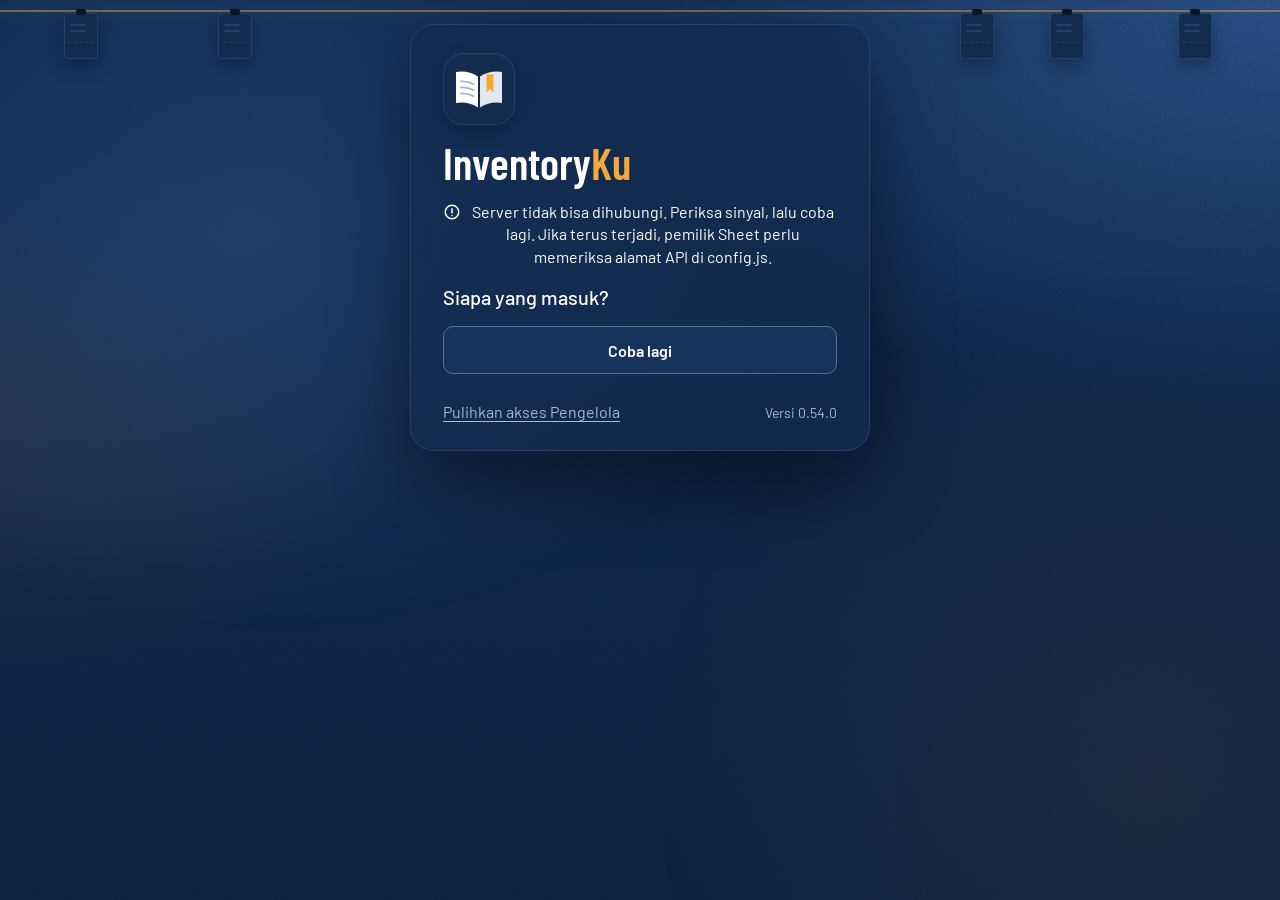
<file: index.html>
<!doctype html>
<html lang="id">
<head>
  <meta charset="utf-8">
  <meta name="viewport" content="width=device-width, initial-scale=1, viewport-fit=cover, interactive-widget=resizes-content">
  <meta name="theme-color" content="#0B1F3A">
  <meta name="description" content="InventoryKu: form operasional kitchen.">
  <meta name="mobile-web-app-capable" content="yes">
  <meta name="apple-mobile-web-app-capable" content="yes">
  <meta name="apple-mobile-web-app-title" content="InventoryKu">
  <meta name="apple-mobile-web-app-status-bar-style" content="black-translucent">
  <meta name="format-detection" content="telephone=no">
  <title>InventoryKu</title>
  <link rel="icon" href="data:image/svg+xml,%3Csvg xmlns='http://www.w3.org/2000/svg' viewBox='0 0 64 64'%3E%3Crect width='64' height='64' rx='14' fill='%230B1F3A'/%3E%3Cpath d='M31 20.5C24.5 16 16 14.6 9 16v31c7-1.4 15.5 0 22 4.5z' fill='%23FFFFFF'/%3E%3Cpath d='M33 20.5C39.5 16 48 14.6 55 16v31c-7-1.4-15.5 0-22 4.5z' fill='%23E3E8EF'/%3E%3Cpath d='M39.5 18.2h7v18l-3.5-2.7-3.5 2.7z' fill='%23F2A93B'/%3E%3C/svg%3E">
  <link rel="apple-touch-icon" href="./icons/ikon-180.png">
  <link rel="manifest" href="./manifest.webmanifest">
  <link rel="stylesheet" href="./app.css">
  <script src="./config.js" defer></script>
  <script src="./app.js" defer></script>
</head>
<body>
  <!-- Layar tanpa sesi: Login, Pemasangan pertama, Pulihkan akses Pengelola -->
  <div id="masuk" class="masuk" hidden></div>

  <!-- Aplikasi setelah masuk: bar navy, pita sinyal, isi layar -->
  <div id="aplikasi" class="aplikasi" hidden>
    <header class="bar" id="bar">
      <div class="bar-isi">
        <a class="merek" href="#/" aria-label="InventoryKu, ke Beranda">
          <span class="lencana lencana-buka" aria-hidden="true">
            <svg class="ikon-buku" viewBox="7 11 50 44" aria-hidden="true" focusable="false">
              <path class="ikon-buku-kiri" d="M31 20.5C24.5 16 16 14.6 9 16v31c7-1.4 15.5 0 22 4.5z"/>
              <path class="ikon-buku-kanan" d="M33 20.5C39.5 16 48 14.6 55 16v31c-7-1.4-15.5 0-22 4.5z"/>
              <path class="ikon-buku-garis" d="M14 25.5c4.5-.4 8.6.6 12.5 2.6M14 31.5c4.5-.4 8.6.6 12.5 2.6M14 37.5c4.5-.4 8.6.6 12.5 2.6"/>
              <path class="ikon-buku-pembatas" d="M39.5 18.2h7v18l-3.5-2.7-3.5 2.7z"/>
            </svg>
          </span>
          <span class="merek-teks" aria-hidden="true">
            <span class="merek-nama">Inventory<span class="merek-ku">Ku</span></span>
            <span class="merek-outlet" id="merek-outlet"></span>
          </span>
        </a>
        <h1 class="bar-judul" id="bar-judul"></h1>
        <nav class="menu" id="menu" aria-label="Menu utama">
          <div class="menu-grup" id="menu-grup"></div>
        </nav>
        <span class="sinyal" id="sinyal-bar"></span>
        <button type="button" class="bar-pengguna" id="bar-pengguna" aria-haspopup="menu" aria-expanded="false"></button>
      </div>
    </header>
    <div class="pita-sinyal" id="pita-sinyal" role="status" hidden>
      <svg viewBox="0 0 16 16" aria-hidden="true" focusable="false"><path d="M2 6.5a9 9 0 0 1 12 0M4.5 9a5.5 5.5 0 0 1 7 0M8 12h.01M2.5 2.5l11 11"/></svg>
      <span>Tidak ada sinyal. Isian disimpan di HP dan dikirim nanti.</span>
    </div>
    <main id="layar" class="layar" tabindex="-1"></main>
  </div>

  <div id="toast-wadah" class="toast-wadah" aria-live="polite" aria-atomic="true"></div>
  <div id="lembar-wadah"></div>

  <noscript>
    <p class="tanpa-js">InventoryKu butuh JavaScript. Nyalakan JavaScript di browser, lalu buka lagi.</p>
  </noscript>
</body>
</html>
</file>
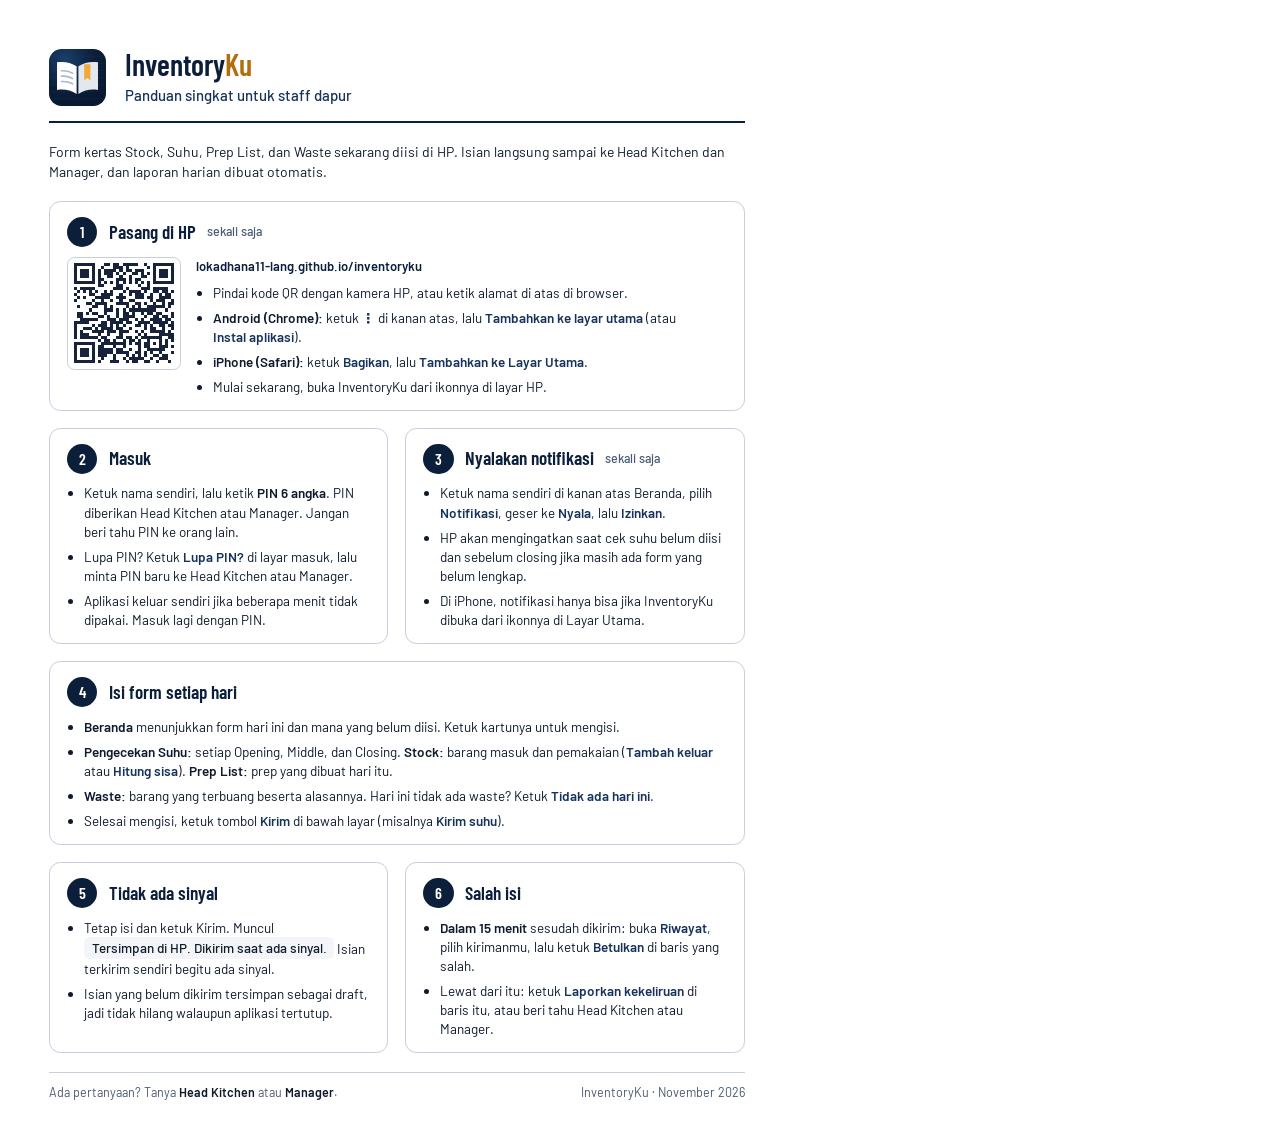
<file: catatan/panduan_staff.html>
<!doctype html>
<html lang="id">
<head>
<meta charset="utf-8">
<meta name="viewport" content="width=device-width, initial-scale=1">
<title>Panduan staff InventoryKu</title>
<!-- Panduan singkat untuk staff dapur (telaah aplikasi 6 November 2026, butir 477). Satu halaman A4 untuk dicetak atau
     dikirim lewat WhatsApp sebagai PDF/gambar. Bukan bagian aplikasi; teksnya mengikuti teks antarmuka di app.js. Kode QR
     berisi alamat aplikasi di GitHub Pages. -->
<style>
  @font-face { font-family: 'Barlow'; font-weight: 400; src: url('../fonts/barlow-latin-400-normal.woff2') format('woff2'); }
  @font-face { font-family: 'Barlow'; font-weight: 500; src: url('../fonts/barlow-latin-500-normal.woff2') format('woff2'); }
  @font-face { font-family: 'Barlow'; font-weight: 600; src: url('../fonts/barlow-latin-600-normal.woff2') format('woff2'); }
  @font-face { font-family: 'Barlow Condensed'; font-weight: 600; src: url('../fonts/barlow-condensed-latin-600-normal.woff2') format('woff2'); }
  :root {
    --navy: #0B1F3A;
    --biru-malam: #16335C;
    --amber: #F2A93B;
    --tinta: #0F1B2D;
    --redup: #4A5A72;
    --garis: #C5CEDA;
    --baja: #F3F5F8;
  }
  @page { size: A4; margin: 0; }
  * { box-sizing: border-box; }
  html, body { margin: 0; background: #FFFFFF; color: var(--tinta); }
  body { font-family: 'Barlow', system-ui, sans-serif; font-size: 13.5px; line-height: 1.42; }
  .halaman { width: 210mm; height: 297mm; padding: 13mm 13mm 11mm; display: flex; flex-direction: column; gap: 5mm; overflow: hidden; }
  header { display: flex; align-items: center; gap: 5mm; padding-bottom: 4mm; border-bottom: 2px solid var(--navy); }
  header img { width: 15mm; height: 15mm; }
  .merek { font-family: 'Barlow Condensed', sans-serif; font-weight: 600; font-size: 30px; line-height: 1; color: var(--navy); margin: 0; }
  .merek span { color: #B26E0B; }
  .subjudul { margin: 1.5mm 0 0; font-size: 15px; font-weight: 500; color: var(--biru-malam); }
  .pembuka { margin: 0; font-size: 14px; }
  .grid { display: grid; grid-template-columns: 1fr 1fr; gap: 4.5mm; flex: 1; align-content: start; }
  section { border: 1px solid var(--garis); border-radius: 3mm; padding: 4mm 4.5mm 3.5mm; break-inside: avoid; }
  h2 { display: flex; align-items: center; gap: 3mm; margin: 0 0 2.5mm; font-family: 'Barlow Condensed', sans-serif; font-weight: 600;
    font-size: 19px; line-height: 1.1; color: var(--navy); }
  h2 .no { flex: none; display: grid; place-items: center; width: 8mm; height: 8mm; border-radius: 50%; background: var(--navy); color: #FFFFFF;
    font-size: 16px; }
  h2 small { font-family: 'Barlow', sans-serif; font-weight: 500; font-size: 12.5px; color: var(--redup); }
  ul { margin: 0; padding-left: 4.5mm; }
  li { margin: 0 0 1.6mm; }
  li:last-child { margin-bottom: 0; }
  b { font-weight: 600; }
  .ui { font-weight: 600; color: var(--biru-malam); white-space: nowrap; }
  .pasang { display: grid; grid-template-columns: 30mm 1fr; gap: 4mm; align-items: start; }
  .qr { width: 30mm; height: 30mm; padding: 1.5mm; border: 1px solid var(--garis); border-radius: 2mm; background: #FFFFFF; }
  .qr svg { display: block; width: 100%; height: 100%; }
  .alamat { display: block; margin: 0 0 2mm; font-weight: 600; font-size: 13px; color: var(--navy); word-break: break-all; }
  .pesan { display: inline-block; padding: 0.4mm 2mm; border-radius: 1.5mm; background: var(--baja); font-weight: 500; }
  .lebar { grid-column: 1 / -1; }
  footer { display: flex; justify-content: space-between; gap: 6mm; padding-top: 3mm; border-top: 1px solid var(--garis); color: var(--redup); font-size: 12.5px; }
  footer b { color: var(--tinta); }
  @media screen and (max-width: 640px) {
    .halaman { width: auto; height: auto; padding: 20px 16px; }
    .grid { grid-template-columns: 1fr; }
  }
</style>
</head>
<body>
<main class="halaman">
  <header>
    <img src="../icons/ikon.svg" alt="">
    <div>
      <p class="merek">Inventory<span>Ku</span></p>
      <p class="subjudul">Panduan singkat untuk staff dapur</p>
    </div>
  </header>
  <p class="pembuka">Form kertas Stock, Suhu, Prep List, dan Waste sekarang diisi di HP. Isian langsung sampai ke Head Kitchen dan Manager,
    dan laporan harian dibuat otomatis.</p>

  <div class="grid">
    <section class="lebar">
      <h2><span class="no">1</span>Pasang di HP <small>sekali saja</small></h2>
      <div class="pasang">
        <div class="qr"><svg xmlns="http://www.w3.org/2000/svg" viewBox="0 0 33 33" role="img" aria-label="Kode QR alamat InventoryKu" shape-rendering="crispEdges"><path stroke="#16233b" d="M0 0.5h7m3 0h2m1 0h2m1 0h5m2 0h1m2 0h7m-33 1h1m5 0h1m2 0h1m3 0h3m1 0h1m6 0h1m1 0h1m5 0h1m-33 1h1m1 0h3m1 0h1m1 0h1m1 0h4m1 0h1m1 0h2m1 0h3m3 0h1m1 0h3m1 0h1m-33 1h1m1 0h3m1 0h1m1 0h1m1 0h3m1 0h1m1 0h1m2 0h2m1 0h1m1 0h1m1 0h1m1 0h3m1 0h1m-33 1h1m1 0h3m1 0h1m1 0h1m2 0h2m2 0h1m2 0h1m3 0h2m2 0h1m1 0h3m1 0h1m-33 1h1m5 0h1m1 0h2m4 0h3m1 0h1m1 0h2m4 0h1m5 0h1m-33 1h7m1 0h1m1 0h1m1 0h1m1 0h1m1 0h1m1 0h1m1 0h1m1 0h1m1 0h1m1 0h7m-25 1h2m4 0h2m5 0h1m2 0h1m-25 1h1m1 0h5m6 0h3m1 0h1m4 0h3m1 0h5m-30 1h1m1 0h1m1 0h1m1 0h1m2 0h1m1 0h1m3 0h1m1 0h4m1 0h1m2 0h2m1 0h2m1 0h1m-33 1h1m4 0h2m2 0h4m2 0h1m2 0h1m1 0h3m2 0h1m2 0h1m1 0h2m-31 1h1m1 0h1m3 0h5m2 0h3m3 0h3m1 0h2m2 0h4m-32 1h1m5 0h1m2 0h1m2 0h1m2 0h1m2 0h2m5 0h1m1 0h3m2 0h1m-29 1h2m1 0h4m3 0h4m2 0h2m1 0h1m2 0h1m2 0h1m1 0h2m-32 1h1m4 0h2m2 0h1m1 0h1m4 0h1m1 0h1m1 0h1m2 0h6m1 0h1m-27 1h1m4 0h3m1 0h1m1 0h1m1 0h9m3 0h1m-30 1h2m1 0h1m1 0h2m2 0h1m3 0h1m1 0h2m1 0h1m2 0h1m1 0h2m1 0h2m3 0h1m-32 1h2m5 0h2m1 0h1m2 0h1m1 0h4m3 0h1m2 0h2m1 0h2m1 0h1m-31 1h6m3 0h3m1 0h3m2 0h1m1 0h1m2 0h4m1 0h2m-32 1h5m4 0h2m1 0h4m1 0h2m2 0h4m1 0h5m1 0h1m-33 1h1m5 0h1m1 0h3m1 0h1m1 0h1m1 0h1m3 0h2m1 0h1m1 0h1m2 0h2m1 0h2m-33 1h1m2 0h3m1 0h1m1 0h4m1 0h2m2 0h1m4 0h1m1 0h2m2 0h1m2 0h1m-33 1h1m1 0h1m3 0h4m1 0h3m1 0h3m2 0h1m1 0h1m2 0h5m1 0h1m-32 1h1m1 0h3m3 0h1m2 0h1m3 0h1m5 0h1m1 0h1m4 0h5m-33 1h1m1 0h6m1 0h2m3 0h2m1 0h2m1 0h1m1 0h7m2 0h2m-25 1h1m1 0h2m1 0h1m2 0h1m1 0h2m1 0h1m2 0h1m3 0h1m1 0h1m1 0h1m-33 1h7m2 0h8m1 0h1m1 0h2m1 0h2m1 0h1m1 0h1m1 0h1m-31 1h1m5 0h1m1 0h2m3 0h1m2 0h1m4 0h1m1 0h2m3 0h3m1 0h1m-33 1h1m1 0h3m1 0h1m1 0h5m1 0h2m2 0h1m2 0h1m2 0h6m-30 1h1m1 0h3m1 0h1m1 0h5m1 0h4m2 0h2m1 0h1m1 0h1m2 0h1m3 0h1m-33 1h1m1 0h3m1 0h1m1 0h3m2 0h1m3 0h1m1 0h1m1 0h1m1 0h1m2 0h2m1 0h2m-31 1h1m5 0h1m2 0h1m3 0h1m2 0h1m1 0h5m2 0h1m2 0h3m-31 1h7m1 0h1m3 0h3m2 0h1m1 0h2m2 0h2m2 0h1m3 0h1"/></svg></div>
        <div>
          <span class="alamat">lokadhana11-lang.github.io/inventoryku</span>
          <ul>
            <li>Pindai kode QR dengan kamera HP, atau ketik alamat di atas di browser.</li>
            <li><b>Android (Chrome):</b> ketuk <span class="ui">⋮</span> di kanan atas, lalu <span class="ui">Tambahkan ke layar utama</span>
              (atau <span class="ui">Instal aplikasi</span>).</li>
            <li><b>iPhone (Safari):</b> ketuk <span class="ui">Bagikan</span>, lalu <span class="ui">Tambahkan ke Layar Utama</span>.</li>
            <li>Mulai sekarang, buka InventoryKu dari ikonnya di layar HP.</li>
          </ul>
        </div>
      </div>
    </section>

    <section>
      <h2><span class="no">2</span>Masuk</h2>
      <ul>
        <li>Ketuk nama sendiri, lalu ketik <b>PIN 6 angka</b>. PIN diberikan Head Kitchen atau Manager. Jangan beri tahu PIN ke orang lain.</li>
        <li>Lupa PIN? Ketuk <span class="ui">Lupa PIN?</span> di layar masuk, lalu minta PIN baru ke Head Kitchen atau Manager.</li>
        <li>Aplikasi keluar sendiri jika beberapa menit tidak dipakai. Masuk lagi dengan PIN.</li>
      </ul>
    </section>

    <section>
      <h2><span class="no">3</span>Nyalakan notifikasi <small>sekali saja</small></h2>
      <ul>
        <li>Ketuk nama sendiri di kanan atas Beranda, pilih <span class="ui">Notifikasi</span>, geser ke <span class="ui">Nyala</span>, lalu
          <span class="ui">Izinkan</span>.</li>
        <li>HP akan mengingatkan saat cek suhu belum diisi dan sebelum closing jika masih ada form yang belum lengkap.</li>
        <li>Di iPhone, notifikasi hanya bisa jika InventoryKu dibuka dari ikonnya di Layar Utama.</li>
      </ul>
    </section>

    <section class="lebar">
      <h2><span class="no">4</span>Isi form setiap hari</h2>
      <ul>
        <li><b>Beranda</b> menunjukkan form hari ini dan mana yang belum diisi. Ketuk kartunya untuk mengisi.</li>
        <li><b>Pengecekan Suhu:</b> setiap Opening, Middle, dan Closing. <b>Stock:</b> barang masuk dan pemakaian
          (<span class="ui">Tambah keluar</span> atau <span class="ui">Hitung sisa</span>). <b>Prep List:</b> prep yang dibuat hari itu.</li>
        <li><b>Waste:</b> barang yang terbuang beserta alasannya. Hari ini tidak ada waste? Ketuk <span class="ui">Tidak ada hari ini</span>.</li>
        <li>Selesai mengisi, ketuk tombol <span class="ui">Kirim</span> di bawah layar (misalnya <span class="ui">Kirim suhu</span>).</li>
      </ul>
    </section>

    <section>
      <h2><span class="no">5</span>Tidak ada sinyal</h2>
      <ul>
        <li>Tetap isi dan ketuk Kirim. Muncul <span class="pesan">Tersimpan di HP. Dikirim saat ada sinyal.</span> Isian terkirim sendiri begitu
          ada sinyal.</li>
        <li>Isian yang belum dikirim tersimpan sebagai draft, jadi tidak hilang walaupun aplikasi tertutup.</li>
      </ul>
    </section>

    <section>
      <h2><span class="no">6</span>Salah isi</h2>
      <ul>
        <li><b>Dalam 15 menit</b> sesudah dikirim: buka <span class="ui">Riwayat</span>, pilih kirimanmu, lalu ketuk
          <span class="ui">Betulkan</span> di baris yang salah.</li>
        <li>Lewat dari itu: ketuk <span class="ui">Laporkan kekeliruan</span> di baris itu, atau beri tahu Head Kitchen atau Manager.</li>
      </ul>
    </section>
  </div>

  <footer>
    <span>Ada pertanyaan? Tanya <b>Head Kitchen</b> atau <b>Manager</b>.</span>
    <span>InventoryKu · November 2026</span>
  </footer>
</main>
</body>
</html>
</file>
<file: app.css>
/* InventoryKu — gaya bersama. Warna, huruf, jarak, tata letak, dan gerak mengikuti
   spesifikasi/spesifikasi_tampilan_ui.md (Bagian 2, 3, 4, 6, 8; gerak versi 1.8 di bagian akhir file).
   Tiga susunan: HP (< 600 px), tablet (600–1.023 px), desktop (≥ 1.024 px).
   Layar pendek (tinggi < 500 px) punya aturan sendiri. */

/* ---------- Huruf (disimpan di repo, bukan CDN) ---------- */
@font-face {
  font-family: 'Barlow';
  font-style: normal;
  font-weight: 400;
  font-display: swap;
  src: url('./fonts/barlow-latin-400-normal.woff2') format('woff2');
}
@font-face {
  font-family: 'Barlow';
  font-style: normal;
  font-weight: 500;
  font-display: swap;
  src: url('./fonts/barlow-latin-500-normal.woff2') format('woff2');
}
@font-face {
  font-family: 'Barlow';
  font-style: normal;
  font-weight: 600;
  font-display: swap;
  src: url('./fonts/barlow-latin-600-normal.woff2') format('woff2');
}
@font-face {
  font-family: 'Barlow Condensed';
  font-style: normal;
  font-weight: 600;
  font-display: swap;
  src: url('./fonts/barlow-condensed-latin-600-normal.woff2') format('woff2');
}

/* ---------- Token ---------- */
:root {
  /* Dasar */
  --navy-pass: #0B1F3A;
  --biru-malam: #16335C;
  --lampu-pass: #F2A93B; /* aksen tunggal, hanya di atas navy */
  --baja: #F3F5F8;
  --kertas: #FFFFFF;
  --tinta: #0F1B2D;
  --tinta-redup: #4A5A72;
  --teks-di-navy: #A9B8CF;
  --rel-padam: #5A6F8F;
  --garis: #C5CEDA;
  --garis-isian: #6F7E96;
  --garis-halus: #E3E8EF; /* pemisah di dalam kartu (1.7) */
  --navy-dalam: #071528;  /* klip tiket (1.7) */
  --navy-lapis: #132B4D;  /* permukaan di atas navy (1.7) */
  --garis-navy: #24406A;  /* tepi dan pemisah di atas navy (1.7) */
  --garis-rambut: rgba(11, 31, 58, 0.07); /* tepi kartu 1 px (1.11) */

  /* Kedalaman (tampilan Bagian 2, versi 1.11): garis rambut dan bayangan panjang yang tipis */
  --bayang-kartu: 0 0 0 1px var(--garis-rambut), 0 1px 2px rgba(11, 31, 58, 0.04), 0 12px 32px -12px rgba(11, 31, 58, 0.18);
  --bayang-tiket: 0 2px 4px rgba(7, 21, 40, 0.18), 0 14px 28px rgba(7, 21, 40, 0.16);
  --sudut-kartu: 14px;

  /* Permukaan navy (tampilan Bagian 2, versi 1.11): cahaya biru di kanan atas, cahaya amber yang
     sangat samar di kiri, dan butiran halus. Tepi bawah tetap Navy Pass supaya menyambung dengan
     pita di bawah rel. Butiran berupa gambar diam (SVG feTurbulence), dicampur overlay. */
  --butiran: url("data:image/svg+xml,%3Csvg xmlns='http://www.w3.org/2000/svg' width='160' height='160'%3E%3Cfilter id='n'%3E%3CfeTurbulence type='fractalNoise' baseFrequency='.9' numOctaves='2' stitchTiles='stitch'/%3E%3CfeColorMatrix values='0 0 0 0 1 0 0 0 0 1 0 0 0 0 1 0 0 0 .22 0'/%3E%3C/filter%3E%3Crect width='100%25' height='100%25' filter='url(%23n)'/%3E%3C/svg%3E");
  --cahaya-navy:
    radial-gradient(90% 75% at 100% 0%, rgba(58, 104, 170, 0.50), rgba(58, 104, 170, 0) 62%),
    radial-gradient(55% 45% at 0% 45%, rgba(242, 169, 59, 0.08), rgba(242, 169, 59, 0) 65%),
    linear-gradient(180deg, #0E2546 0%, var(--navy-pass) 100%);

  /* Makna status */
  --baik-teks: #067647;
  --baik-latar: #ECFDF3;
  --masalah-teks: #B42318;
  --masalah-latar: #FEF3F2;
  --tinjau-teks: #B54708;
  --tinjau-latar: #FFFAEB;
  --menunggu-teks: #3B5374;
  --menunggu-latar: #EEF2F7;

  /* Keadaan tekan: sedikit lebih gelap */
  --biru-malam-tekan: #102848;
  --kertas-tekan: #E9EDF2;

  /* Huruf */
  --huruf: 'Barlow', system-ui, -apple-system, 'Segoe UI', Roboto, Arial, sans-serif;
  --huruf-sempit: 'Barlow Condensed', 'Barlow', system-ui, -apple-system, 'Segoe UI', Roboto, Arial, sans-serif;

  /* Ukuran bingkai */
  --tepi: 16px;
  --tinggi-bar: 56px;
  --tinggi-menu: 64px;
  --jarak-menu: 8px; /* bar bawah mengambang di atas tepi layar (1.8) */
  --ruang-menu: calc(var(--tinggi-menu) + var(--aman-bawah) + var(--jarak-menu));
  --papan-ketik: 0px; /* tinggi papan ketik yang menutupi layar (diisi app.js, iPhone) */

  /* Jarak aman tepi layar HP */
  --aman-atas: env(safe-area-inset-top, 0px);
  --aman-bawah: env(safe-area-inset-bottom, 0px);
  --aman-kiri: env(safe-area-inset-left, 0px);
  --aman-kanan: env(safe-area-inset-right, 0px);
  --pad-kiri: max(var(--tepi), var(--aman-kiri));
  --pad-kanan: max(var(--tepi), var(--aman-kanan));
}

@media (min-width: 600px) {
  :root { --tepi: 24px; }
}

@media (min-width: 1024px) {
  :root {
    --tinggi-bar: 64px;
    --tinggi-menu: 0px;
    --jarak-menu: 0px;
  }
}

@media (max-height: 499px) and (max-width: 1023px) {
  :root {
    --tinggi-bar: 48px;
    --tinggi-menu: 48px;
    --jarak-menu: 6px;
  }
}

/* ---------- Dasar ---------- */
*,
*::before,
*::after {
  box-sizing: border-box;
}

html {
  -webkit-text-size-adjust: 100%;
  text-size-adjust: 100%;
  /* Kolom yang difokus tidak tertutup bar atas atau bar bawah. */
  scroll-padding-top: calc(var(--tinggi-bar) + var(--aman-atas) + 16px);
  scroll-padding-bottom: calc(var(--ruang-menu) + 16px);
}

body {
  margin: 0;
  min-height: 100vh;
  min-height: 100dvh;
  background: var(--baja);
  color: var(--tinta);
  font-family: var(--huruf);
  font-size: 16px;
  font-weight: 400;
  line-height: 1.5;
  overflow-wrap: break-word;
  -webkit-tap-highlight-color: transparent;
}

body.lembar-terbuka {
  overflow: hidden;
}

h1, h2, h3, p, ul, ol, dl, dd, figure {
  margin: 0;
}

ul, ol {
  padding: 0;
  list-style: none;
}

button,
input,
select,
textarea {
  font: inherit;
  color: inherit;
}

button {
  -webkit-appearance: none;
  appearance: none;
}

[hidden] {
  display: none !important;
}

svg {
  flex: none;
}

.tanpa-js {
  padding: 24px 16px;
}

/* Teks untuk pembaca layar saja */
.sr {
  position: absolute;
  width: 1px;
  height: 1px;
  padding: 0;
  margin: -1px;
  overflow: hidden;
  clip: rect(0 0 0 0);
  white-space: nowrap;
  border: 0;
}

/* Angka dan satuannya tidak pernah terpisah baris */
.angka-satuan {
  white-space: nowrap;
  font-variant-numeric: tabular-nums;
}

/* ---------- Ikon ---------- */
.ikon {
  width: 20px;
  height: 20px;
  fill: none;
  stroke: currentColor;
  stroke-width: 1.75;
  stroke-linecap: round;
  stroke-linejoin: round;
}

/* Logo buku terbuka (tampilan Bagian 4.5): halaman kiri Kertas, kanan Garis Halus,
   garis halaman Teks di Navy, pita Lampu Pass. */
.ikon-buku {
  width: 32px;
  height: 32px;
}
.ikon-buku-kiri { fill: var(--kertas); }
.ikon-buku-kanan { fill: var(--garis-halus); }
.ikon-buku-garis {
  fill: none;
  stroke: var(--teks-di-navy);
  stroke-width: 1.8;
  stroke-linecap: round;
}
.ikon-buku-pembatas { fill: var(--lampu-pass); }

/* =========================================================================
 * Bingkai aplikasi: bar navy, menu, pita sinyal
 * ========================================================================= */

.aplikasi {
  min-height: 100vh;
  min-height: 100dvh;
}

.bar {
  position: sticky;
  top: 0;
  z-index: 30;
  background: var(--navy-pass);
  color: var(--kertas);
  padding-top: var(--aman-atas);
  padding-left: var(--pad-kiri);
  padding-right: var(--pad-kanan);
}

.bar-isi {
  max-width: 1200px;
  margin: 0 auto;
  min-height: var(--tinggi-bar);
  display: flex;
  align-items: center;
  gap: 12px;
}

.merek {
  display: none;
  align-items: center;
  gap: 10px;
  color: var(--kertas);
  text-decoration: none;
  flex: none;
  min-height: 44px;
}

/* Nama dan outlet di samping lencana (bar desktop) */
.merek-teks {
  display: grid;
  gap: 2px;
  min-width: 0;
}

.merek-ku {
  color: var(--lampu-pass);
}

.merek-outlet {
  max-width: 180px;
  overflow: hidden;
  font-size: 12px;
  line-height: 1.2;
  color: var(--teks-di-navy);
  white-space: nowrap;
  text-overflow: ellipsis;
}

.merek-outlet:empty {
  display: none;
}

.merek-nama {
  font-family: var(--huruf-sempit);
  font-size: 24px;
  font-weight: 600;
  line-height: 1;
}

.bar-judul {
  flex: 1 1 auto;
  min-width: 0;
  font-family: var(--huruf-sempit);
  font-size: 28px;
  font-weight: 600;
  line-height: 1.1;
  overflow-wrap: anywhere;
}

.bar-pengguna {
  display: none;
}

/* Penanda sinyal: titik + kata, tidak pernah warna saja */
.sinyal {
  flex: none;
  display: inline-flex;
  align-items: center;
  gap: 6px;
  font-size: 14px;
  line-height: 1.2;
  color: var(--teks-di-navy);
  white-space: nowrap;
}

.sinyal::before {
  content: '';
  width: 8px;
  height: 8px;
  border-radius: 50%;
  border: 1.5px solid currentColor;
}

.sinyal.online {
  color: var(--kertas);
}

.sinyal.online::before {
  background: currentColor;
}

/* Menu utama. HP dan tablet: bar bawah yang mengambang (versi 1.8). Desktop: di bar atas. */
.menu {
  position: fixed;
  z-index: 30;
  left: 0;
  right: 0;
  bottom: calc(var(--aman-bawah) + var(--jarak-menu));
  padding-left: max(12px, var(--aman-kiri));
  padding-right: max(12px, var(--aman-kanan));
  pointer-events: none;
}

.menu-grup {
  position: relative;
  isolation: isolate;
  display: flex;
  max-width: 600px;
  margin: 0 auto;
  overflow: hidden;
  border: 1px solid var(--garis-navy);
  border-radius: 20px;
  background-color: var(--navy-pass);
  box-shadow: inset 0 1px 0 rgba(255, 255, 255, 0.08), var(--bayang-tiket);
  pointer-events: auto;
}

/* Kaca buram (versi 1.11): isi layar terlihat samar di belakang kapsul. Navy 86% supaya kata menu
   tetap kontras di atas kartu putih; tanpa dukungan buram, kapsul tetap Navy Pass padat. */
@supports ((backdrop-filter: blur(1px)) or (-webkit-backdrop-filter: blur(1px))) {
  .menu-grup {
    border-color: rgba(169, 184, 207, 0.16);
    background-color: rgba(11, 31, 58, 0.86);
    -webkit-backdrop-filter: blur(16px) saturate(150%);
    backdrop-filter: blur(16px) saturate(150%);
  }
}

.menu-item {
  position: relative;
  flex: 1 1 0;
  min-width: 0;
  min-height: var(--tinggi-menu);
  display: flex;
  flex-direction: column;
  align-items: center;
  justify-content: center;
  gap: 4px;
  padding: 6px 2px;
  color: var(--teks-di-navy);
  text-decoration: none;
  font-size: 12px;
  font-weight: 500;
  line-height: 1.2;
  white-space: nowrap;
  transition: transform 100ms ease-out, background-color 100ms ease-out;
}

.menu-item .ikon {
  width: 24px;
  height: 24px;
}

.menu-item[aria-current='page'] {
  color: var(--kertas);
}

.menu-item:active {
  transform: scale(0.98);
  background-color: rgba(0, 0, 0, 0.18);
}

.menu-item:focus-visible {
  outline: 2px solid var(--kertas);
  outline-offset: -4px;
}

/* Garis amber penanda menu aktif. Lebar dan letaknya diatur app.js lewat transform. */
.menu-penanda {
  position: absolute;
  top: 0;
  left: 0;
  width: 1px;
  height: 3px;
  background: var(--lampu-pass);
  transform-origin: 0 0;
  transform: translateX(0) scaleX(0);
  transition: transform 200ms ease-out;
  pointer-events: none;
}

.menu-penanda.tanpa-gerak {
  transition: none;
}

@media (max-width: 359px) {
  .menu-item { font-size: 11px; }
}

/* Papan ketik terbuka di HP/tablet: bar bawah disembunyikan supaya ruang isi tidak habis */
@media (max-width: 1023px) {
  body.papan-ketik .menu {
    display: none;
  }
}

/* Layar isian dan layar dalam: bar bawah tidak tampil (butir 452; app.js aturMenuBawah). Bilah Kirim, toast,
   dan jarak bawah ikut turun karena --ruang-menu memakai --tinggi-menu. */
@media (max-width: 1023px) {
  :root.tanpa-menu-bawah {
    --tinggi-menu: 0px;
  }
  .tanpa-menu-bawah .menu {
    display: none;
  }
}

/* Pita sinyal: muncul di bawah kepala layar saat offline */
.pita-sinyal {
  display: flex;
  align-items: center;
  gap: 8px;
  padding: 8px var(--pad-kanan) 8px var(--pad-kiri);
  background: var(--menunggu-latar);
  color: var(--menunggu-teks);
  font-size: 14px;
  line-height: 1.4;
  border-bottom: 1px solid var(--garis);
}

.pita-sinyal svg {
  width: 16px;
  height: 16px;
  fill: none;
  stroke: currentColor;
  stroke-width: 1.75;
  stroke-linecap: round;
}

.pita-sinyal.muncul { animation: geser-masuk 200ms ease-out both; }
.pita-sinyal.pergi { animation: geser-keluar 200ms ease-in both; }

/* Isi layar */
.layar {
  display: block;
  outline: none;
  padding-bottom: calc(var(--ruang-menu) + 8px);
}

body.papan-ketik .layar {
  padding-bottom: 0;
}

.layar.layar-masuk > * {
  animation: muncul 120ms ease-out both;
}

.layar-isi {
  max-width: 1200px;
  margin: 0 auto;
  padding: 24px var(--pad-kanan) 32px var(--pad-kiri);
}

/* Layar sempit mulai dari garis kiri yang sama dengan layar lebar, bukan di tengah (butir 452). */
.layar-sempit {
  max-width: 720px;
  margin-left: max(0px, calc((100% - 1200px) / 2));
  margin-right: auto;
}

/* Judul di dalam isi layar hanya untuk desktop (HP/tablet memakai judul di bar). */
.judul-layar {
  display: none;
  font-family: var(--huruf-sempit);
  font-size: 28px;
  font-weight: 600;
  line-height: 1.15;
  margin-bottom: 16px;
  overflow-wrap: anywhere;
}

.kepala-isi {
  display: flex;
  flex-wrap: wrap;
  align-items: center;
  justify-content: space-between;
  gap: 8px 16px;
  margin-bottom: 16px;
}

.kepala-isi .judul-layar {
  margin-bottom: 0;
}

.tautan-kembali {
  display: flex;
  width: fit-content;
  align-items: center;
  gap: 4px;
  min-height: 44px;
  margin-bottom: 8px;
  color: var(--biru-malam);
  font-weight: 500;
  text-decoration: none;
}

.tautan-kembali .ikon {
  width: 18px;
  height: 18px;
}

/* Beranda HP/tablet: bar atas hilang (kepala Beranda yang navy menggantikannya),
   bar bawah tetap. */
@media (max-width: 1023px) {
  .aplikasi.di-beranda .bar {
    position: static;
    padding: 0;
    background: none;
  }
  .aplikasi.di-beranda .bar-isi {
    min-height: 0;
  }
  .aplikasi.di-beranda .bar-judul,
  .aplikasi.di-beranda .bar .sinyal {
    display: none;
  }
}

/* ---------- Desktop: bar navy di atas selebar layar ---------- */
@media (min-width: 1024px) {
  .merek { display: inline-flex; }
  .bar-judul { display: none; }
  .judul-layar { display: block; }

  .menu {
    position: static;
    flex: 1 1 auto;
    min-width: 0;
    background: none;
    padding: 0;
    pointer-events: auto;
  }

  .menu-grup {
    max-width: none;
    margin: 0;
    gap: 4px;
    overflow: visible;
    border: 0;
    border-radius: 0;
    background: none;
    box-shadow: none;
    -webkit-backdrop-filter: none;
    backdrop-filter: none;
  }

  .menu-item {
    flex: none;
    flex-direction: row;
    gap: 8px;
    min-height: var(--tinggi-bar);
    padding: 0 12px;
    font-size: 16px;
  }

  .menu-item .ikon {
    width: 20px;
    height: 20px;
  }

  .menu-penanda {
    top: auto;
    bottom: 0;
  }

  /* Merek dan menu sejajar isi layar (butir 452): wadah berbantalan di luar, jadi dikurangi dua bantalan tepi. */
  .bar-isi {
    max-width: calc(1200px - 2 * var(--tepi));
  }

  .bar-pengguna {
    display: inline-flex;
    align-items: center;
    gap: 6px;
    flex: none;
    max-width: 240px;
    min-height: 44px;
    padding: 0 8px 0 12px;
    border: 1px solid var(--rel-padam);
    border-radius: 10px;
    background: none;
    color: var(--kertas);
    font-weight: 500;
    cursor: pointer;
    transition: transform 100ms ease-out, background-color 100ms ease-out;
  }

  .bar-pengguna span {
    min-width: 0;
    line-height: 1.2;
    text-align: left;
    overflow-wrap: anywhere;
  }

  .bar-pengguna:active {
    transform: scale(0.98);
    background: var(--biru-malam);
  }

  .bar-pengguna:focus-visible {
    outline: 2px solid var(--kertas);
    outline-offset: 2px;
  }

  .layar {
    padding-bottom: 0;
  }
}

/* ---------- Layar pendek: kepala dan bar menipis jadi 48 px ---------- */
@media (max-height: 499px) and (max-width: 1023px) {
  .bar-judul { font-size: 22px; }
  .menu-item {
    flex-direction: row;
    gap: 6px;
  }
  .menu-item .ikon {
    width: 20px;
    height: 20px;
  }
}

@media (hover: hover) and (pointer: fine) {
  .menu-item:hover { color: var(--kertas); }
  .bar-pengguna:hover { background: var(--biru-malam); }
}

/* Menu nama pengguna: satu pilihan, "Keluar". Di bawah nama (bar desktop atau kepala Beranda). */
.menu-pengguna {
  position: fixed;
  z-index: 45;
  min-width: 180px;
  max-width: calc(100vw - 16px);
  padding: 4px;
  border: 1px solid var(--garis-halus);
  border-radius: 12px;
  background: var(--kertas);
  color: var(--tinta);
  box-shadow: var(--bayang-kartu);
  animation: menu-muncul 150ms ease-out both;
}

.menu-pengguna-item {
  display: flex;
  align-items: center;
  gap: 10px;
  width: 100%;
  min-height: 48px;
  padding: 0 12px;
  border: 0;
  border-radius: 8px;
  background: none;
  color: var(--tinta);
  font: inherit;
  font-size: 16px;
  font-weight: 500;
  text-align: left;
  cursor: pointer;
  transition: transform 100ms ease-out, background-color 100ms ease-out;
}

.menu-pengguna-item:active {
  transform: scale(0.98);
  background: var(--kertas-tekan);
}

.menu-pengguna-item:focus-visible {
  outline: 2px solid var(--biru-malam);
  outline-offset: -2px;
}

@media (hover: hover) and (pointer: fine) {
  .menu-pengguna-item:hover { background: var(--baja); }
}

@keyframes menu-muncul {
  from { opacity: 0; transform: translateY(-4px); }
  to { opacity: 1; transform: none; }
}

/* =========================================================================
 * Komponen bersama (spesifikasi tampilan Bagian 6)
 * ========================================================================= */

/* ---------- Tombol ---------- */
.tombol {
  position: relative;
  display: inline-flex;
  align-items: center;
  justify-content: center;
  gap: 8px;
  min-height: 48px;
  padding: 8px 20px;
  border: 1px solid transparent;
  border-radius: 10px;
  font-size: 16px;
  font-weight: 600;
  line-height: 1.2;
  text-align: center;
  text-decoration: none;
  cursor: pointer;
  transition: transform 100ms ease-out, background-color 100ms ease-out;
}

.tombol:focus-visible {
  outline: 2px solid var(--biru-malam);
  outline-offset: 2px;
}

.tombol:disabled {
  cursor: default;
}

.tombol:disabled:not(.sedang-proses),
.tombol[aria-disabled="true"] {
  opacity: 0.55;
}

.tombol.sedang-proses {
  cursor: progress;
}

.tombol:active:not(:disabled) {
  transform: scale(0.98);
}

.tombol-utama {
  background: var(--biru-malam);
  color: var(--kertas);
}
.tombol-utama:active:not(:disabled) { background: var(--biru-malam-tekan); }

.tombol-kedua {
  background: var(--kertas);
  border-color: var(--garis-isian);
  color: var(--tinta);
}
.tombol-kedua:active:not(:disabled) { background: var(--kertas-tekan); }

.tombol-bahaya {
  background: var(--kertas);
  border-color: var(--garis-isian);
  color: var(--masalah-teks);
}
.tombol-bahaya:active:not(:disabled) { background: var(--masalah-latar); }

.tombol-tautan {
  min-height: 44px;
  padding: 8px 4px;
  background: none;
  color: var(--biru-malam);
  font-weight: 500;
  text-decoration: underline;
  text-underline-offset: 3px;
}
.tombol-tautan:active:not(:disabled) { background: var(--kertas-tekan); }

.tombol-lebar {
  width: 100%;
}

.tombol .ikon {
  width: 18px;
  height: 18px;
}

@media (hover: hover) and (pointer: fine) {
  .tombol-utama:hover:not(:disabled) { background: var(--biru-malam-tekan); }
  .tombol-kedua:hover:not(:disabled) { background: var(--baja); }
  .tombol-bahaya:hover:not(:disabled) { background: var(--masalah-latar); }
}

/* Indikator putar: hanya tampil saat tombol memproses */
.putar {
  display: none;
  width: 18px;
  height: 18px;
  border: 2px solid currentColor;
  border-right-color: transparent;
  border-radius: 50%;
  animation: putar 800ms linear infinite;
}

.sedang-proses .putar,
.putar.tampil {
  display: inline-block;
}

.deret-tombol {
  display: flex;
  flex-wrap: wrap;
  gap: 8px 12px;
  align-items: center;
}

/* ---------- Kartu ---------- */
.kartu {
  background: var(--kertas);
  border-radius: var(--sudut-kartu);
  box-shadow: var(--bayang-kartu);
  padding: 16px;
}

@media (min-width: 600px) {
  .kartu { padding: 24px; }
}

.kartu + .kartu {
  margin-top: 16px;
}

.kartu-judul {
  font-size: 18px;
  font-weight: 600;
  line-height: 1.3;
  margin-bottom: 8px;
  overflow-wrap: anywhere;
}

.kartu .kolom + .tombol {
  margin-top: 12px;
}

.kartu-teks {
  color: var(--tinta-redup);
  margin-bottom: 16px;
}

.kartu-teks:last-child {
  margin-bottom: 0;
}

/* ---------- Tanda status: ikon + kata ---------- */
.tanda-status {
  display: inline-flex;
  align-items: center;
  gap: 6px;
  max-width: 100%;
  padding: 3px 12px 3px 8px;
  border-radius: 999px;
  font-size: 14px;
  font-weight: 600;
  line-height: 1.35;
}

.tanda-status svg {
  width: 16px;
  height: 16px;
  fill: none;
  stroke: currentColor;
  stroke-width: 2.25;
  stroke-linecap: round;
  stroke-linejoin: round;
}

.tanda-baik { color: var(--baik-teks); background: var(--baik-latar); }
.tanda-masalah { color: var(--masalah-teks); background: var(--masalah-latar); }
.tanda-tinjau { color: var(--tinjau-teks); background: var(--tinjau-latar); }
.tanda-menunggu { color: var(--menunggu-teks); background: var(--menunggu-latar); }

/* Cap terkirim: muncul dari 115% ke 100% sambil menjadi jelas */
.tanda-status.cap {
  animation: cap 150ms ease-out both;
}

/* ---------- Kolom isian ---------- */
.formulir {
  display: grid;
  gap: 16px;
}

/* Versi dan salinan di Pengaturan → Outlet dan jadwal (aplikasi 0.43.0): label di atas nilai di HP sempit, dua kolom mulai 480 px. */
.kartu.status-sistem {
  display: grid;
  gap: 12px;
}

.kartu.status-sistem .kartu-judul {
  margin-bottom: 0;
}

.status-sistem-daftar {
  display: grid;
  gap: 10px;
  margin: 0;
}

.status-sistem-daftar > div {
  display: grid;
  gap: 2px;
  min-width: 0;
}

.status-sistem-daftar dt {
  font-size: 14px;
  color: var(--tinta-redup);
}

.status-sistem-daftar dd {
  margin: 0;
  font-weight: 500;
  overflow-wrap: anywhere;
}

@media (min-width: 480px) {
  .status-sistem-daftar > div {
    grid-template-columns: minmax(0, 13em) minmax(0, 1fr);
    gap: 12px;
    align-items: baseline;
  }

  .status-sistem-daftar dt {
    font-size: 16px;
  }
}

.kolom {
  display: grid;
  gap: 6px;
  min-width: 0;
  scroll-margin-top: calc(var(--tinggi-bar) + var(--aman-atas) + 16px);
  scroll-margin-bottom: 24px;
}

.kolom-label {
  font-size: 14px;
  font-weight: 600;
  line-height: 1.4;
  color: var(--tinta);
}

.kolom-bantuan {
  font-size: 14px;
  color: var(--tinta-redup);
}

.isian {
  width: 100%;
  min-height: 48px;
  padding: 10px 12px;
  border: 1px solid var(--garis-isian);
  border-radius: 10px;
  background: var(--kertas);
  color: var(--tinta);
  font-size: 16px;
  line-height: 1.4;
}

.isian:focus {
  outline: none;
  border-color: var(--biru-malam);
  box-shadow: 0 0 0 1px var(--biru-malam);
}

.isian[aria-invalid='true'] {
  border-color: var(--masalah-teks);
}

/* Isian yang terkunci (nama atau satuan yang sudah dipakai catatan): berlatar Baja, teks Tinta Redup */
.isian[readonly],
.isian:disabled {
  background: var(--baja);
  color: var(--tinta-redup);
  opacity: 1;
}

.isian-pin {
  font-variant-numeric: tabular-nums;
  letter-spacing: 0.2em;
  font-size: 20px;
  font-weight: 500;
}

.isian-kode {
  text-transform: uppercase;
  letter-spacing: 0.12em;
  font-variant-numeric: tabular-nums;
  font-size: 20px;
  font-weight: 500;
}

.kolom-galat {
  display: flex;
  gap: 6px;
  align-items: flex-start;
  color: var(--masalah-teks);
  font-size: 14px;
  font-weight: 500;
}

.kolom-galat:empty {
  display: none;
}

.kolom-galat svg {
  width: 16px;
  height: 16px;
  margin-top: 2px;
  fill: none;
  stroke: currentColor;
  stroke-width: 2.25;
  stroke-linecap: round;
}

/* Pilihan berupa tombol berjajar (radio) */
.pilihan-grup {
  display: flex;
  flex-wrap: wrap;
  gap: 8px;
  border: 0;
  margin: 0;
  padding: 0;
  min-width: 0;
}

.pilihan-grup legend {
  padding: 0;
  margin-bottom: 6px;
}

.pilihan {
  position: relative;
  flex: 1 1 auto;
  min-width: 0;
}

.pilihan input {
  position: absolute;
  opacity: 0;
  width: 1px;
  height: 1px;
}

.pilihan span {
  display: flex;
  align-items: center;
  justify-content: center;
  min-height: 48px;
  padding: 8px 16px;
  border: 1px solid var(--garis-isian);
  border-radius: 10px;
  background: var(--kertas);
  color: var(--tinta);
  font-weight: 500;
  text-align: center;
  cursor: pointer;
  transition: transform 100ms ease-out, background-color 100ms ease-out;
}

.pilihan span:active {
  transform: scale(0.98);
}

.pilihan input:checked + span {
  background: var(--biru-malam);
  border-color: var(--biru-malam);
  color: var(--kertas);
}

.pilihan input:focus-visible + span {
  outline: 2px solid var(--biru-malam);
  outline-offset: 2px;
}

.pilihan input:disabled + span {
  opacity: 0.55;
  cursor: default;
}

.pesan-formulir {
  display: flex;
  gap: 8px;
  align-items: flex-start;
  padding: 12px;
  border-radius: 8px;
  font-size: 16px;
  line-height: 1.4;
}

.pesan-formulir:empty {
  display: none;
}

.pesan-formulir svg {
  width: 18px;
  height: 18px;
  margin-top: 2px;
  fill: none;
  stroke: currentColor;
  stroke-width: 2;
  stroke-linecap: round;
  stroke-linejoin: round;
}

.pesan-formulir.masalah { color: var(--masalah-teks); background: var(--masalah-latar); }
.pesan-formulir.baik { color: var(--baik-teks); background: var(--baik-latar); }
.pesan-formulir.tinjau { color: var(--tinjau-teks); background: var(--tinjau-latar); }
.pesan-formulir.info { color: var(--menunggu-teks); background: var(--menunggu-latar); }

.catatan-draft {
  font-size: 14px;
  color: var(--tinta-redup);
}

/* ---------- Daftar (baris yang bisa diketuk) ---------- */
.daftar {
  background: var(--kertas);
  border-radius: var(--sudut-kartu);
  box-shadow: var(--bayang-kartu);
  overflow: hidden;
}

.daftar-baris {
  display: flex;
  align-items: center;
  gap: 12px;
  width: 100%;
  min-height: 56px;
  padding: 12px 16px;
  border: 0;
  border-bottom: 1px solid var(--garis-halus);
  background: var(--kertas);
  color: var(--tinta);
  text-align: left;
  text-decoration: none;
  cursor: pointer;
  transition: transform 100ms ease-out, background-color 100ms ease-out;
}

.daftar-baris:last-child {
  border-bottom: 0;
}

.daftar-baris:active {
  background: var(--kertas-tekan);
  transform: scale(0.98);
}

.daftar-baris:focus-visible {
  outline: 2px solid var(--biru-malam);
  outline-offset: -2px;
}

.daftar-baris-isi {
  flex: 1 1 auto;
  min-width: 0;
  display: grid;
  gap: 4px;
}

/* Saran prep di Prep List (aplikasi 0.45.0): Tambahkan di kanan; di HP sempit pindah ke bawah selebar baris. */
.kartu.saran-prep {
  display: grid;
  gap: 10px;
  /* Jarak dari kotak info sama dengan daftar item di bawahnya (.grid-item), aplikasi 0.45.1. */
  margin-top: 16px;
}

.kartu.saran-prep .kartu-judul {
  margin-bottom: 0;
}

.kartu.saran-prep .daftar {
  box-shadow: none;
  border-radius: 0;
  border-top: 1px solid var(--garis-halus);
}

.kartu.saran-prep .daftar-baris {
  padding-left: 0;
  padding-right: 0;
}

.saran-prep-baris > .tombol,
.saran-prep-ada {
  flex: none;
}

@media (max-width: 419px) {
  .saran-prep-baris {
    flex-wrap: wrap;
  }

  .saran-prep-baris > .tombol {
    flex: 1 1 100%;
  }
}

.daftar-baris-judul {
  font-weight: 600;
  overflow-wrap: anywhere;
}

.daftar-baris-ket {
  font-size: 14px;
  color: var(--tinta-redup);
}

/* Keterangan bebas yang bisa berupa satu kata panjang (hari libur, aplikasi 0.30.0). */
.ket-pecah {
  overflow-wrap: anywhere;
}

/* Pratinjau tempelan (aplikasi 0.53.0): pesan salah bisa memuat satu kata panjang dari tempelan, jadi tandanya ikut dipecah. */
.tempel-baris .tanda-deret,
.tempel-baris .tanda-status,
.tempel-baris .tanda-status > span {
  min-width: 0;
}

.tempel-baris .tanda-status {
  overflow-wrap: anywhere;
}

.daftar-baris > .ikon {
  color: var(--tinta-redup);
}

@media (hover: hover) and (pointer: fine) {
  .daftar-baris:hover { background: var(--baja); }
}

/* Baris tetap (tidak bisa diketuk), misalnya alamat email */
.baris-tetap {
  display: flex;
  flex-wrap: wrap;
  align-items: center;
  gap: 8px 12px;
  padding: 8px 8px 8px 16px;
  border-bottom: 1px solid var(--garis);
}

.baris-tetap:last-child {
  border-bottom: 0;
}

.baris-tetap-teks {
  flex: 1 1 12em;
  min-width: 0;
  overflow-wrap: anywhere;
}

/* ---------- Tabel lebar: bergulir di dalam bingkainya, kolom pertama diam ---------- */
.tabel-bingkai {
  max-width: 100%;
  overflow-x: auto;
  overscroll-behavior-x: contain;
  background: var(--kertas);
  border-radius: var(--sudut-kartu);
  box-shadow: var(--bayang-kartu);
}

.tabel {
  width: 100%;
  border-collapse: separate;
  border-spacing: 0;
  font-size: 16px;
}

.tabel th,
.tabel td {
  padding: 12px;
  text-align: left;
  vertical-align: middle;
  border-bottom: 1px solid var(--garis);
}

.tabel tr:last-child td {
  border-bottom: 0;
}

.tabel th {
  background: var(--baja);
  color: var(--tinta-redup);
  font-size: 14px;
  font-weight: 600;
  white-space: nowrap;
}

.tabel td:not(:first-child) {
  white-space: nowrap;
}

.tabel th:first-child,
.tabel td:first-child {
  position: sticky;
  left: 0;
  z-index: 1;
  min-width: 128px;
  max-width: 50vw;
  background: var(--kertas);
  border-right: 1px solid var(--garis-isian);
  overflow-wrap: anywhere;
}

.tabel th:first-child {
  background: var(--baja);
}

.tabel .angka {
  text-align: right;
  font-variant-numeric: tabular-nums;
}

.tabel tr.bisa-diketuk {
  cursor: pointer;
}

.tabel tr.bisa-diketuk:active td {
  background: var(--kertas-tekan);
}

/* Nama yang bisa diketuk di tabel: sasaran sentuh 44 px (Bagian 9) tanpa menambah tinggi baris.
   Tepat 44 px berapa pun tinggi barisnya (butir 475): nama di kolom judul baris 14 px (HPP per menu, kartu stok), di sel 16 px.
   Peramban tanpa satuan lh memakai 11 px. */
.tabel-tombol {
  display: inline-block;
  min-width: 44px;
  padding: 11px 0;
  margin: -11px 0;
  padding-block: calc((44px - 1lh) / 2);
  margin-block: calc((1lh - 44px) / 2);
  border: 0;
  background: none;
  color: var(--biru-malam);
  font-weight: 600;
  text-align: left;
  text-decoration: underline;
  text-underline-offset: 3px;
  cursor: pointer;
  min-height: 0;
}

.tabel-tombol:focus-visible {
  outline: 2px solid var(--biru-malam);
  outline-offset: 2px;
}

/* Staff nonaktif: di bawah staff aktif, teks Tinta Redup */
.tabel tr.nonaktif td,
.tabel tr.nonaktif .tabel-tombol {
  color: var(--tinta-redup);
}

/* Hapus staff: paling bawah, terpisah dari tombol simpan */
.bagian-hapus {
  margin-top: 24px;
  padding-top: 16px;
  border-top: 1px solid var(--garis);
}

.tanda-deret {
  display: flex;
  flex-wrap: nowrap;
  gap: 6px;
}

@media (hover: hover) and (pointer: fine) {
  .tabel tr.bisa-diketuk:hover td { background: var(--baja); }
}

/* ---------- Keadaan memuat ---------- */
.memperbarui {
  display: inline-flex;
  align-items: center;
  gap: 6px;
  font-size: 14px;
  color: var(--tinta-redup);
  min-height: 20px;
}

.memperbarui:empty {
  display: none;
}

.layar-isi > .memperbarui {
  display: flex;
  margin-bottom: 8px;
}

.layar-isi > .memperbarui:empty {
  display: none;
}

.kerangka {
  display: block;
  background: var(--garis);
  border-radius: 6px;
  animation: denyut 1.2s ease-in-out infinite;
}

.kerangka-kartu {
  height: 112px;
  border-radius: 4px;
}

.kerangka-baris {
  height: 56px;
}

.kerangka-baris + .kerangka-baris {
  margin-top: 8px;
}

.kerangka-teks {
  height: 16px;
  width: 60%;
}

/* Keadaan kosong dan galat muat */
.kosong {
  display: grid;
  gap: 12px;
  justify-items: start;
  padding: 24px 16px;
  color: var(--tinta-redup);
  background: var(--kertas);
  border-radius: var(--sudut-kartu);
  box-shadow: var(--bayang-kartu);
}

.kosong .ikon {
  width: 28px;
  height: 28px;
}

/* ---------- Pesan singkat (toast) ---------- */
.toast-wadah {
  position: fixed;
  z-index: 60;
  left: 0;
  right: 0;
  bottom: calc(var(--ruang-menu) + 12px + var(--papan-ketik));
  display: flex;
  justify-content: center;
  padding: 0 var(--pad-kanan) 0 var(--pad-kiri);
  pointer-events: none;
}

body.papan-ketik .toast-wadah,
body.mode-masuk .toast-wadah {
  bottom: calc(var(--aman-bawah) + 12px + var(--papan-ketik));
}

@media (min-width: 1024px) {
  .toast-wadah { bottom: calc(24px + var(--aman-bawah)); }
}

.toast {
  display: flex;
  gap: 8px;
  align-items: flex-start;
  max-width: 560px;
  padding: 12px 16px;
  border-radius: 10px;
  background: var(--navy-pass);
  color: var(--kertas);
  font-size: 16px;
  line-height: 1.4;
  pointer-events: auto;
}

.toast svg {
  width: 18px;
  height: 18px;
  margin-top: 2px;
  fill: none;
  stroke: currentColor;
  stroke-width: 2;
  stroke-linecap: round;
  stroke-linejoin: round;
}

.toast.muncul { animation: geser-naik 200ms ease-out both; }
.toast.pergi { animation: geser-turun 200ms ease-in both; }

/* ---------- Lembar bawah dan dialog ---------- */
.lembar-lapisan {
  position: fixed;
  z-index: 50;
  inset: 0;
  display: flex;
  align-items: flex-end;
  justify-content: center;
  padding-bottom: var(--papan-ketik);
  background: rgba(11, 31, 58, 0.55);
  animation: pudar-masuk 200ms ease-out both;
}

.lembar-lapisan.tutup {
  animation: pudar-keluar 150ms ease-in both;
}

.lembar {
  display: flex;
  flex-direction: column;
  width: 100%;
  max-width: 600px;
  max-height: calc((100dvh - var(--papan-ketik)) * 0.9);
  background: var(--kertas);
  color: var(--tinta);
  border-radius: 16px 16px 0 0;
  animation: lembar-naik 200ms ease-out both;
}

.lembar-lapisan.tutup .lembar {
  animation: lembar-turun 150ms ease-in both;
}

.lembar-kepala {
  padding: 20px var(--pad-kanan) 8px var(--pad-kiri);
}

.lembar-judul {
  font-size: 20px;
  font-weight: 600;
  line-height: 1.3;
  overflow-wrap: anywhere;
}

.lembar-isi {
  flex: 1 1 auto;
  min-height: 0;
  overflow-y: auto;
  overscroll-behavior: contain;
  padding: 8px var(--pad-kanan) 16px var(--pad-kiri);
}

.lembar-aksi {
  display: flex;
  flex-wrap: wrap-reverse;
  gap: 8px 12px;
  padding: 12px var(--pad-kanan) calc(12px + var(--aman-bawah)) var(--pad-kiri);
  border-top: 1px solid var(--garis);
}

body.papan-ketik .lembar-aksi {
  padding-bottom: 12px;
}

.lembar-aksi .tombol {
  flex: 1 1 160px;
}

@media (min-width: 1024px) {
  .lembar-lapisan {
    align-items: center;
    padding: 24px;
  }
  .lembar {
    max-width: 480px;
    border-radius: 12px;
    animation: pudar-masuk 200ms ease-out both;
  }
  .lembar-lapisan.tutup .lembar {
    animation: pudar-keluar 150ms ease-in both;
  }
  .lembar-aksi {
    padding-bottom: 16px;
    justify-content: flex-end;
  }
  .lembar-aksi .tombol {
    flex: 0 1 auto;
  }
}

/* =========================================================================
 * Layar Login, Pemasangan pertama, Pulihkan akses
 * ========================================================================= */

.masuk {
  min-height: 100vh;
  min-height: 100dvh;
  background: var(--navy-pass);
  color: var(--kertas);
}

.masuk:not(.terang) {
  background-attachment: fixed;
}

.masuk.terang {
  background: var(--baja);
  color: var(--tinta);
}

.login {
  max-width: 420px;
  min-height: 100vh;
  min-height: 100dvh;
  margin: 0 auto;
  display: flex;
  flex-direction: column;
  gap: 24px;
  padding: calc(32px + var(--aman-atas)) var(--pad-kanan) calc(16px + var(--aman-bawah)) var(--pad-kiri);
}

.login-kiri,
.login-kanan {
  display: grid;
  gap: 16px;
  align-content: start;
  min-width: 0;
}

.login-merek {
  display: grid;
  gap: 4px;
  padding-top: 4vh;
}

.login-merek .lencana {
  margin-bottom: 12px;
}

.login-nama-aplikasi {
  font-family: var(--huruf-sempit);
  font-size: 44px;
  font-weight: 600;
  line-height: 1;
}

.login-outlet {
  color: var(--teks-di-navy);
  font-size: 18px;
  overflow-wrap: anywhere;
}

.login-tanya {
  color: var(--kertas);
  font-size: 20px;
  font-weight: 500;
  line-height: 1.3;
}

/* Daftar nama (versi 1.9): lingkaran inisial, tiga per baris */
.nama-grid {
  display: grid;
  grid-template-columns: repeat(3, minmax(0, 1fr));
  gap: 16px 8px;
}

.tombol-nama:active:not(:disabled) {
  transform: scale(0.98);
  background: var(--navy-lapis);
}

.tombol-nama:focus-visible,
.tombol-angka:focus-visible,
.login-tautan:focus-visible {
  outline: 2px solid var(--kertas);
  outline-offset: 2px;
}

/* Sapaan di langkah PIN (versi 1.9): inisial, "Halo, Rina", ajakan memasukkan PIN */
.login-sapa {
  display: grid;
  justify-items: center;
  gap: 4px;
  text-align: center;
}

.login-sapa-inisial {
  display: grid;
  place-items: center;
  width: 64px;
  height: 64px;
  margin-bottom: 6px;
  border: 2px solid var(--garis-navy);
  border-radius: 50%;
  background: var(--biru-malam);
  box-shadow: 0 0 0 6px rgba(242, 169, 59, 0.12);
  color: var(--lampu-pass);
  font-family: var(--huruf-sempit);
  font-size: 32px;
  font-weight: 600;
  line-height: 1;
}

.login-sapa-nama {
  margin: 0;
  font-size: 26px;
  font-weight: 600;
  line-height: 1.2;
  overflow-wrap: anywhere;
  min-width: 0;
}

.login-sapa-ket {
  color: var(--teks-di-navy);
  font-size: 16px;
  line-height: 1.4;
}

/* "Bukan Rina? Ganti nama" dan "Lupa PIN?" di bawah papan angka */
.login-pilihan {
  display: flex;
  flex-wrap: wrap;
  justify-content: space-between;
  gap: 0 16px;
}

.login-tautan {
  display: inline-flex;
  align-items: center;
  min-height: 44px;
  padding: 0;
  border: 0;
  background: none;
  color: var(--teks-di-navy);
  font-size: 16px;
  text-decoration: underline;
  text-underline-offset: 3px;
  cursor: pointer;
}

.login-tautan:active {
  color: var(--kertas);
}

/* Titik PIN */
.titik-grup {
  display: flex;
  justify-content: center;
  gap: 16px;
  padding: 8px 0;
}

.titik-grup.goyang {
  animation: goyang 300ms ease-in-out;
}

.titik {
  position: relative;
  width: 16px;
  height: 16px;
  border: 2px solid var(--teks-di-navy);
  border-radius: 50%;
}

.titik::after {
  content: '';
  position: absolute;
  inset: -2px;
  border-radius: 50%;
  background: var(--lampu-pass);
  opacity: 0;
  transition: opacity 100ms ease-out;
}

.titik.isi::after {
  opacity: 1;
}

.pesan-login {
  display: flex;
  justify-content: center;
  align-items: flex-start;
  gap: 8px;
  min-height: 24px;
  text-align: center;
  font-size: 16px;
  line-height: 1.4;
  color: var(--kertas);
}

.pesan-login svg {
  width: 18px;
  height: 18px;
  margin-top: 2px;
  fill: none;
  stroke: currentColor;
  stroke-width: 2;
  stroke-linecap: round;
  stroke-linejoin: round;
}

.pesan-login .putar {
  margin-top: 2px;
}

/* Setelah keluar otomatis: satu baris di atas pilihan nama */
.keterangan-login {
  justify-content: flex-start;
  text-align: left;
  color: var(--teks-di-navy);
}

/* Papan angka PIN: 3 kolom, tombol 64 px */
.papan {
  display: grid;
  grid-template-columns: repeat(3, minmax(0, 1fr));
  gap: 8px;
}

.tombol-angka {
  min-height: 64px;
  border: 0;
  border-radius: 10px;
  background: var(--biru-malam);
  color: var(--kertas);
  font-size: 28px;
  font-weight: 500;
  line-height: 1;
  font-variant-numeric: tabular-nums;
  cursor: pointer;
  display: flex;
  align-items: center;
  justify-content: center;
  transition: transform 100ms ease-out, background-color 100ms ease-out;
}

.tombol-angka:active:not(:disabled) {
  transform: scale(0.98);
  background: var(--navy-pass);
}

.tombol-angka:disabled {
  cursor: default;
}

.tombol-angka .ikon {
  width: 28px;
  height: 28px;
}

.papan-kosong {
  visibility: hidden;
}

.login-bawah {
  margin-top: auto;
  display: grid;
  justify-items: start;
  gap: 0;
}

.login-versi {
  color: var(--teks-di-navy);
  font-size: 14px;
}

/* Tombol di atas navy (galat muat di layar Login) */
.masuk:not(.terang) .tombol-kedua {
  background: var(--biru-malam);
  border-color: var(--rel-padam);
  color: var(--kertas);
}

@media (hover: hover) and (pointer: fine) {
  .tombol-nama:hover,
  .tombol-angka:hover:not(:disabled) { background: var(--biru-malam-tekan); }
  .login-tautan:hover { color: var(--kertas); }
}

/* Layar pendek: Login dua kolom (nama dan judul di kiri, papan angka di kanan) */
@media (max-height: 499px) {
  .login {
    max-width: 880px;
    display: grid;
    grid-template-columns: minmax(0, 1fr) minmax(0, 1fr);
    grid-template-areas:
      'kiri kanan'
      'bawah kanan';
    grid-template-rows: auto 1fr;
    column-gap: 32px;
    row-gap: 12px;
    padding-top: calc(16px + var(--aman-atas));
  }
  .login-kiri { grid-area: kiri; gap: 8px; }
  .login-kanan { grid-area: kanan; gap: 8px; }
  .login-bawah { grid-area: bawah; align-self: end; }
  .login-merek { padding-top: 0; }
  .login-merek .lencana { width: 44px; height: 44px; border-radius: 12px; margin-bottom: 0; }
  .login-merek .lencana-panggung { margin-bottom: 0; }
  .lencana-halo { border-radius: 18px; }
  .login-merek .lencana .ikon-buku { width: 28px; height: 28px; }
  .login-nama-aplikasi { font-size: 32px; }
  .tombol-angka { min-height: 48px; font-size: 24px; }
  .tombol-nama-inisial { width: 48px; height: 48px; font-size: 24px; }
  .nama-grid { gap: 8px; }
  .login-sapa-inisial { display: none; }
  .login-sapa-nama { font-size: 22px; }
}

/* HP kecil: pada langkah PIN, papan angka harus muat tanpa digulir */
@media (min-height: 500px) and (max-height: 699px) {
  .login {
    gap: 16px;
    padding-top: calc(16px + var(--aman-atas));
  }
  .login-merek {
    padding-top: 0;
  }
  .login.langkah-pin .login-merek .lencana-panggung,
  .login.langkah-pin .login-outlet {
    display: none;
  }
  .login.langkah-pin .login-nama-aplikasi {
    font-size: 32px;
  }
  .login.langkah-pin .titik-grup {
    padding: 0;
  }
}

/* HP sangat pendek: sapaan tanpa lingkaran inisial supaya papan angka tetap terlihat utuh */
@media (min-height: 500px) and (max-height: 619px) {
  .login-sapa-inisial { display: none; }
}

/* Layar terang tanpa sesi (Pemasangan pertama, Pulihkan akses) */
.masuk-kepala {
  position: sticky;
  top: 0;
  z-index: 10;
  background: var(--navy-pass);
  color: var(--kertas);
  padding: var(--aman-atas) var(--pad-kanan) 0 var(--pad-kiri);
}

.masuk-kepala-isi {
  max-width: 600px;
  margin: 0 auto;
  min-height: var(--tinggi-bar);
  display: flex;
  align-items: center;
  gap: 8px;
}

@media (min-width: 1024px) {
  .masuk-kepala-isi { min-height: 64px; }
}

.masuk-kepala h1 {
  flex: 1 1 auto;
  min-width: 0;
  font-family: var(--huruf-sempit);
  font-size: 28px;
  font-weight: 600;
  line-height: 1.1;
  overflow-wrap: anywhere;
}

.tombol-kembali {
  display: inline-flex;
  align-items: center;
  justify-content: center;
  width: 44px;
  height: 44px;
  margin-left: -10px;
  border: 0;
  border-radius: 10px;
  background: none;
  color: var(--kertas);
  cursor: pointer;
  transition: transform 100ms ease-out, background-color 100ms ease-out;
}

.tombol-kembali:active {
  transform: scale(0.98);
  background: var(--biru-malam);
}

.tombol-kembali:focus-visible {
  outline: 2px solid var(--kertas);
  outline-offset: 2px;
}

.masuk-isi {
  max-width: 600px;
  margin: 0 auto;
  padding: 24px var(--pad-kanan) calc(32px + var(--aman-bawah)) var(--pad-kiri);
}

/* =========================================================================
 * Beranda: kepala navy, rel kemajuan, tiket
 * ========================================================================= */

.beranda-kepala {
  --kepala-atas: 24px;
  position: sticky;
  top: 0;
  z-index: 20;
  min-height: 33vh;
  min-height: 33dvh;
  display: flex;
  flex-direction: column;
  justify-content: flex-end;
  gap: 4px;
  padding: calc(var(--kepala-atas) + var(--aman-atas)) var(--pad-kanan) 0 var(--pad-kiri);
  background-color: var(--navy-pass);
  color: var(--kertas);
}

/* Di Beranda, pita sinyal berada di atas kepala navy (tiket tetap tergantung di rel) */
.beranda-kepala > .pita-sinyal {
  margin: calc(-1 * var(--kepala-atas)) calc(-1 * var(--pad-kanan)) auto calc(-1 * var(--pad-kiri));
  border-bottom: 0;
}

.beranda-kepala-isi {
  width: 100%;
  max-width: 1200px;
  margin: 0 auto;
  flex: 1 0 auto;
  display: flex;
  flex-direction: column;
  gap: 4px;
}

.beranda-tanggal {
  display: grid;
  font-family: var(--huruf-sempit);
  font-size: 44px;
  font-weight: 600;
  line-height: 1.02;
}

/* Nama hari di atas tanggal: 16 px, Lampu Pass (versi 1.7) */
.beranda-hari {
  font-family: var(--huruf);
  font-size: 16px;
  font-weight: 600;
  line-height: 1.4;
  color: var(--lampu-pass);
}

.beranda-baris {
  display: flex;
  flex-wrap: wrap;
  align-items: center;
  justify-content: space-between;
  gap: 4px 16px;
  color: var(--teks-di-navy);
}

.beranda-outlet {
  min-width: 0;
  overflow-wrap: anywhere;
}

.beranda-pengguna {
  display: inline-flex;
  align-items: center;
  gap: 6px;
  min-height: 44px;
  max-width: 100%;
  margin-left: -8px;
  padding: 4px 8px;
  border: 0;
  border-radius: 10px;
  background: none;
  color: var(--kertas);
  font-size: 16px;
  font-weight: 500;
  text-align: left;
  cursor: pointer;
  transition: transform 100ms ease-out, background-color 100ms ease-out;
}

.beranda-pengguna span {
  overflow-wrap: anywhere;
  min-width: 0;
}

.beranda-pengguna .ikon {
  width: 18px;
  height: 18px;
}

.beranda-pengguna:active {
  transform: scale(0.98);
  background: var(--biru-malam);
}

.beranda-pengguna:focus-visible {
  outline: 2px solid var(--kertas);
  outline-offset: 0;
}

.beranda-kepala .memperbarui {
  color: var(--teks-di-navy);
}

.kemajuan {
  display: grid;
  gap: 8px;
  padding: 8px 0 0;
}

.kemajuan-teks {
  display: flex;
  align-items: center;
  gap: 6px;
  min-height: 24px;
  color: var(--teks-di-navy);
  font-size: 16px;
}

.kemajuan-teks.selesai {
  color: var(--kertas);
  font-weight: 500;
}

.kemajuan-angka {
  font-family: var(--huruf-sempit);
  font-size: 24px;
  font-weight: 600;
  line-height: 1;
  color: var(--kertas);
  margin-right: 2px;
}

.kemajuan-teks .ikon {
  width: 18px;
  height: 18px;
  stroke-width: 2.25;
}

/* Hari libur (aplikasi 0.30.0): keterangan panjang satu kata tetap di dalam layar 320 px. */
.kemajuan-teks.libur .ikon {
  flex: none;
}

.kemajuan-teks.libur span {
  min-width: 0;
  overflow-wrap: anywhere;
}

.kemajuan-teks.ganti {
  animation: muncul 300ms ease-out both;
}

/* Rel: garis 3 px, ruas sama lebar dengan celah 4 px */
.rel {
  display: flex;
  gap: 6px;
  height: 6px;
}

.rel-ruas {
  position: relative;
  flex: 1 1 0;
  min-width: 0;
  border-radius: 3px;
  overflow: hidden;
  background: var(--rel-padam);
}

.rel-ruas::after {
  content: '';
  position: absolute;
  inset: 0;
  background: var(--lampu-pass);
  opacity: 0;
  transition: opacity 200ms ease-out;
}

.rel-ruas.nyala::after {
  opacity: 1;
}

.rel.selesai .rel-ruas::after {
  transition-duration: 300ms;
}

/* Tiket tergantung di rel: pita navy 24 px di bawah rel ikut bergulir bersama tiket */
.beranda-tiket {
  position: relative;
  padding: 0 var(--pad-kanan) 24px var(--pad-kiri);
}

.beranda-tiket::before {
  content: '';
  position: absolute;
  left: 0;
  right: 0;
  top: 0;
  height: 28px;
  background: var(--navy-pass);
}

.tiket-grid {
  position: relative;
  max-width: 1200px;
  margin: 0 auto;
  padding-top: 8px;
  display: grid;
  grid-template-columns: repeat(2, minmax(0, 1fr));
  gap: 12px;
}

/* Jumlah kolom dipilih app.js (kolomTiket, butir 459) supaya tidak ada satu tiket sendirian di baris terakhir;
   tanpa nilai: 3 di tablet, 4 di laptop. */
@media (min-width: 600px) {
  .tiket-grid { grid-template-columns: repeat(var(--kolom-tablet, 3), minmax(0, 1fr)); }
}

@media (min-width: 1024px) {
  .tiket-grid { grid-template-columns: repeat(var(--kolom-laptop, 4), minmax(0, 1fr)); }
  /* Sejajar isi layar lain (butir 452): bantalan di luar wadah, jadi dikurangi dua bantalan tepi. */
  .beranda-kepala-isi,
  .tiket-grid { max-width: calc(1200px - 2 * var(--tepi)); }
}

.tiket {
  position: relative;
  display: flex;
  flex-direction: column;
  align-items: flex-start;
  gap: 8px;
  min-width: 0;
  min-height: 116px;
  padding: 18px 12px 0;
  border: 0;
  border-radius: 6px;
  background: var(--kertas);
  box-shadow: var(--bayang-tiket);
  color: var(--tinta);
  text-align: left;
  cursor: pointer;
  transition: transform 100ms ease-out, background-color 100ms ease-out;
}

/* Klip navy di atas tiket: tiket tergantung di rel */
.tiket::before {
  content: '';
  position: absolute;
  top: -4px;
  left: 50%;
  width: 30px;
  height: 8px;
  margin-left: -15px;
  border-radius: 3px;
  background: var(--navy-dalam);
}

/* Ikon form dalam kotak kecil berlatar Baja */
.tiket-ikon {
  display: grid;
  place-items: center;
  width: 36px;
  height: 36px;
  border-radius: 10px;
  background: var(--baja);
  color: var(--biru-malam);
}

.tiket-ikon .ikon {
  width: 20px;
  height: 20px;
}

/* Potongan sobek: garis putus-putus dengan dua takik di tepi, lalu satu baris kecil */
.tiket-sobek {
  position: relative;
  align-self: stretch;
  display: flex;
  align-items: center;
  justify-content: space-between;
  gap: 6px;
  margin: auto -12px 0;
  padding: 8px 12px 10px;
  border-top: 1.5px dashed var(--garis);
  font-size: 13px;
  line-height: 1.3;
  color: var(--tinta-redup);
}

.tiket-sobek::before,
.tiket-sobek::after {
  content: '';
  position: absolute;
  top: -7px;
  width: 12px;
  height: 12px;
  border-radius: 50%;
  background: var(--baja);
}

.tiket-sobek::before { left: -6px; }
.tiket-sobek::after { right: -6px; }

.tiket-sobek span {
  min-width: 0;
  overflow-wrap: anywhere;
}

.tiket-sobek .ikon {
  flex: none;
  width: 16px;
  height: 16px;
}

.tiket:active {
  transform: scale(0.98);
  background: var(--kertas-tekan);
}

.tiket:focus-visible {
  outline: 2px solid var(--biru-malam);
  outline-offset: 2px;
}

.tiket-nama {
  font-size: 18px;
  font-weight: 600;
  line-height: 1.3;
  overflow-wrap: anywhere;
  max-width: 100%;
}

.tiket-ket {
  font-size: 13px;
  color: var(--tinta-redup);
  overflow-wrap: anywhere;
  max-width: 100%;
}

.tiket.kerangka {
  box-shadow: none;
  cursor: default;
}

.tiket.kerangka::before {
  display: none;
}

@media (hover: hover) and (pointer: fine) {
  .tiket:hover { background: var(--baja); }
  .beranda-pengguna:hover { background: var(--biru-malam); }
}

/* Pembuka: sekali setiap aplikasi dibuka */
.pembuka .beranda-tanggal {
  animation: muncul 400ms ease-out both;
}

.tiket.gerak {
  animation: tiket-turun 360ms var(--ayun-lembut) backwards;
  animation-delay: calc(var(--urut, 0) * 60ms + 80ms);
}

/* Pemberitahuan untuk Pengelola di bawah tiket */
.beranda-bawah {
  max-width: 1200px;
  margin: 0 auto;
  padding: 0 var(--pad-kanan) 24px var(--pad-kiri);
  display: grid;
  gap: 12px;
}


.pemberitahuan .daftar-baris-judul {
  font-weight: 500;
}

/* ---------- Beranda: desktop dan layar pendek ---------- */
@media (min-width: 1024px) {
  .beranda-kepala {
    --kepala-atas: 32px;
    top: calc(var(--tinggi-bar) + var(--aman-atas));
    min-height: 0;
  }
  .beranda-kepala .sinyal {
    display: none;
  }
  /* Di desktop, menu nama pengguna (Keluar) ada di bar atas pada semua layar. */
  .beranda-pengguna {
    display: none;
  }
}

@media (max-height: 499px) {
  .beranda-kepala {
    --kepala-atas: 12px;
    min-height: 0;
  }
  .beranda-tanggal {
    font-size: 28px;
  }
  .beranda-hari {
    font-size: 14px;
  }
  .kemajuan {
    gap: 4px;
    padding-top: 4px;
  }
}

/* =========================================================================
 * Pengaturan
 * ========================================================================= */

.bagian + .bagian {
  margin-top: 24px;
}

.bagian-judul {
  font-size: 18px;
  font-weight: 600;
  margin-bottom: 8px;
}

.ringkas-staff {
  display: grid;
  gap: 4px;
  margin-bottom: 16px;
}

.ringkas-staff dt {
  font-size: 14px;
  color: var(--tinta-redup);
}

.ringkas-staff dd + dt {
  margin-top: 8px;
}

.form-tambah-email {
  display: flex;
  flex-wrap: wrap;
  gap: 8px 12px;
  align-items: flex-end;
}

.form-tambah-email .kolom {
  flex: 1 1 240px;
}

.form-tambah-email .tombol {
  flex: 0 0 auto;
}

@media (max-width: 599px) {
  .form-tambah-email .tombol {
    flex: 1 1 100%;
  }
}

/* =========================================================================
 * Layar isi form (spesifikasi tampilan Bagian 5.3): pola umum semua form
 * ========================================================================= */

.layar-form .catatan-draft {
  margin-bottom: 8px;
}

.layar-form .catatan-draft:empty {
  display: none;
}

/* Kotak info: tanggal dan kategori/shift */
.kotak-info {
  display: grid;
  gap: 16px;
}

@media (min-width: 600px) {
  .kotak-info {
    grid-template-columns: repeat(2, minmax(0, 1fr));
  }
}

.kotak-info .lebar-penuh {
  grid-column: 1 / -1;
  display: grid;
  gap: 8px;
}

/* Cari item (aplikasi 0.28.0): kotak cari tidak ikut meninggi saat kolom di sebelahnya lebih tinggi */
.kotak-info .kolom-cari {
  align-content: start;
}

.kotak-info .kolom-cari .kolom-bantuan:empty {
  display: none;
}

.kotak-info .lebar-penuh:empty {
  display: none;
}

.kotak-info .pilihan-grup input[type='date'] {
  flex: 1 1 100%;
}

/* Jarak kotak info ke kartu di bawahnya (misalnya "Belum ada item waste") */
.layar-form .kotak-info {
  margin-bottom: 16px;
}

/* Kotak info ringkas (butir 454). HP: kolom yang jarang diganti dilipat menjadi satu baris ringkasan dengan
   tombol Ubah (app.js lipatKotakInfo). Laptop: tiga kolom rapat. */
.kotak-ringkas {
  display: none;
}

.kotak-ringkas-teks {
  min-width: 0;
  margin: 0;
  color: var(--tinta);
  overflow-wrap: anywhere;
}

.kotak-ringkas-teks strong {
  font-weight: 600;
}

.kotak-ringkas-tombol {
  flex: none;
}

@media (max-width: 599px) {
  .kotak-info.bisa-dilipat .kotak-ringkas {
    display: flex;
    align-items: center;
    justify-content: space-between;
    gap: 12px;
    margin: -8px 0;
  }
  .kotak-info.bisa-dilipat:not(.terbuka) > .bisa-lipat {
    display: none;
  }
}

@media (min-width: 1024px) {
  /* Stock opname (butir 474): Kategori, Tanggal, dan Cari item tiga kolom, sejajar kotak info Stock; tidak dilipat di HP,
     dan keterangannya tetap selebar kotak di bawahnya */
  .kotak-info.bisa-dilipat,
  .kotak-info.kotak-tiga {
    grid-template-columns: minmax(0, 4fr) minmax(0, 3fr) minmax(0, 3fr);
    gap: 16px 24px;
  }
  /* Status kiriman di sel ketiga, sejajar tombol dan kotak isian (di bawah label kolom: 26 px) */
  .kotak-info.bisa-dilipat > .lebar-penuh {
    grid-column: auto;
    align-self: start;
    align-content: center;
    min-height: 48px;
    margin-top: 26px;
  }
}

.status-form {
  display: flex;
  flex-wrap: wrap;
  align-items: center;
  gap: 8px 16px;
}

.status-form:empty {
  display: none;
}

.baris-nihil {
  display: flex;
  flex-wrap: wrap;
  align-items: center;
  gap: 8px;
}

/* Kartu item: satu kolom di HP, dua kolom di tablet */
.grid-item {
  display: grid;
  grid-template-columns: minmax(0, 1fr);
  gap: 12px;
  margin-top: 16px;
}

@media (min-width: 600px) {
  .grid-item {
    grid-template-columns: repeat(2, minmax(0, 1fr));
  }
}

.kartu-item {
  display: grid;
  gap: 10px;
  align-content: start;
  min-width: 0;
  padding: 16px;
  background: var(--kertas);
  border-radius: var(--sudut-kartu);
  box-shadow: var(--bayang-kartu);
}

/* Kartu bermasalah tetap bergaris tepi Masalah (bersama tanda status di dalamnya) */
.kartu-item.masalah {
  box-shadow: inset 0 0 0 1.5px var(--masalah-teks), var(--bayang-kartu);
}

.kartu-item-kepala {
  display: flex;
  align-items: baseline;
  justify-content: space-between;
  gap: 12px;
}

.kartu-item-nama {
  min-width: 0;
  font-size: 18px;
  font-weight: 600;
  line-height: 1.3;
  overflow-wrap: anywhere;
}

.kartu-item-satuan {
  flex: none;
  font-size: 14px;
  color: var(--tinta-redup);
}

/* Nilai otomatis: teks Tinta Redup, bukan kolom isian */
.otomatis {
  color: var(--tinta-redup);
}

.baris-angka {
  display: flex;
  align-items: stretch;
  gap: 8px;
}

.baris-angka .isian-angka {
  flex: 1 1 auto;
  min-width: 0;
}

/* Angka yang diisi: 20 px, 500, lurus kanan */
.isian-angka {
  font-size: 20px;
  font-weight: 500;
  text-align: right;
  font-variant-numeric: tabular-nums;
}

.pilih-satuan {
  flex: 0 0 auto;
  width: auto;
  min-width: 88px;
}

.satuan-tetap {
  flex: 0 0 auto;
  min-width: 56px;
  align-self: center;
  color: var(--tinta-redup);
}

.konversi {
  font-size: 14px;
  color: var(--tinta-redup);
  font-variant-numeric: tabular-nums;
}

.konversi:empty {
  display: none;
}

.stock-akhir {
  display: flex;
  flex-wrap: wrap;
  align-items: baseline;
  justify-content: space-between;
  gap: 4px 12px;
  padding-top: 10px;
  border-top: 1px solid var(--garis);
}

/* Stock akhir lebih besar dari angka otomatis lain: 18 px, tebal */
.stock-akhir-angka {
  font-size: 18px;
  font-weight: 600;
  color: var(--tinta);
}

.stock-akhir-angka.minus {
  color: var(--masalah-teks);
}

.wadah-peringatan:empty {
  display: none;
}

/* Cukup untuk berapa hari (aplikasi 0.44.0): di bawah angka Stock akhir; di kartu rata kanan, di tabel satu baris sendiri. */
.stock-cukup {
  display: block;
  font-size: 14px;
  color: var(--tinta-redup);
  font-variant-numeric: tabular-nums;
  /* Sel angka di tabel tidak terputus baris; kalimat ini boleh, supaya kolom Stock akhir tidak melebar (1.024 px). */
  white-space: normal;
}

.stock-cukup:empty {
  display: none;
}

.stock-akhir .stock-cukup {
  flex-basis: 100%;
  text-align: right;
}

.tabel-stock .wadah-peringatan:not(:empty) {
  display: block;
}

.peringatan {
  font-size: 14px;
  padding: 8px 10px;
}

.kartu-item > .tombol-tautan {
  justify-self: start;
}

/* Tabel isian di laptop dan desktop: kolom otomatis berlatar Baja */
.tabel-isian-bingkai {
  margin-top: 16px;
}

.tabel-isian td {
  vertical-align: top;
}

.tabel-isian td.otomatis {
  background: var(--baja);
  color: var(--tinta-redup);
}

.tabel-isian td.tercatat {
  white-space: normal;
  min-width: 140px;
  font-size: 14px;
}

/* No sempit; No dan Nama Item tetap diam saat tabel digeser ke samping */
.tabel-isian th:first-child,
.tabel-isian td:first-child {
  width: 48px;
  min-width: 48px;
  max-width: 48px;
  border-right: 0;
}

.tabel-isian th:nth-child(2),
.tabel-isian td:nth-child(2) {
  position: sticky;
  left: 48px;
  z-index: 1;
  min-width: 160px;
  max-width: 260px;
  white-space: normal;
  background: var(--kertas);
  border-right: 1px solid var(--garis-isian);
}

.tabel-isian th:nth-child(2) {
  background: var(--baja);
}

.tabel-isian .isian-angka {
  width: 120px;
}

.tabel-isian .baris-angka {
  flex-wrap: wrap;
  max-width: 230px;
}

.tabel-isian .konversi {
  flex: 1 1 100%;
}

.tabel-isian .stock-akhir-angka {
  font-size: 18px;
}

.tabel-isian .wadah-peringatan {
  display: inline-block;
  margin-top: 4px;
}

.tabel-isian .tombol-tautan {
  min-height: 44px;
  padding-left: 0;
}

/* Bilah kirim: penghitung isian di kiri, tombol kirim di kanan; tetap di bawah */
.bilah-kirim {
  position: sticky;
  z-index: 15;
  bottom: var(--ruang-menu);
  display: flex;
  flex-wrap: wrap;
  align-items: center;
  justify-content: space-between;
  gap: 8px 16px;
  margin-top: 16px;
  padding: 12px 16px;
  background: var(--kertas);
  border-radius: var(--sudut-kartu);
  box-shadow: var(--bayang-kartu);
}

body.papan-ketik .bilah-kirim {
  bottom: 0;
}

.penghitung {
  color: var(--tinta-redup);
  font-variant-numeric: tabular-nums;
}

@media (max-width: 599px) {
  .bilah-kirim {
    margin-left: calc(-1 * var(--pad-kiri) + 8px);
    margin-right: calc(-1 * var(--pad-kanan) + 8px);
  }
}

@media (min-width: 1024px) {
  .bilah-kirim {
    bottom: 0;
    border-radius: 10px 10px 0 0;
  }
}

/* =========================================================================
 * Waste dan Suhu (spesifikasi tampilan Bagian 5.3)
 * ========================================================================= */

/* Tombol ikon persegi 48 px (hapus baris) */
.tombol-ikon {
  flex: none;
  display: inline-flex;
  align-items: center;
  justify-content: center;
  width: 48px;
  height: 48px;
  padding: 0;
  border: 1px solid transparent;
  border-radius: 10px;
  background: transparent;
  color: var(--tinta-redup);
  cursor: pointer;
  transition: transform 100ms ease-out;
}

.tombol-ikon:active {
  transform: scale(0.96);
}

.tombol-ikon:focus-visible {
  outline: 2px solid var(--biru-malam);
  outline-offset: 2px;
}

.deret-tambah {
  display: flex;
  flex-wrap: wrap;
  gap: 8px;
  margin-top: 16px;
}

/* Waste per porsi menu (aplikasi 0.37.0): tanda kecil di samping nama menu. */
.tanda-menu {
  display: inline-block;
  padding: 1px 8px;
  border: 1px solid var(--garis);
  border-radius: 999px;
  background: var(--baja);
  color: var(--tinta-redup);
  font-size: 12px;
  font-weight: 600;
  line-height: 18px;
  vertical-align: middle;
  white-space: nowrap;
}

.deret-tambah .tombol {
  flex: 1 1 auto;
}

@media (min-width: 600px) {
  .deret-tambah .tombol {
    flex: 0 1 auto;
  }
}

/* Kategori waste: lima tombol; di HP dua per baris supaya teksnya tidak terpotong */
.pilihan-kategori-waste .pilihan {
  flex: 1 1 calc(50% - 8px);
}

@media (min-width: 600px) {
  .pilihan-kategori-waste .pilihan {
    flex: 1 1 auto;
  }
}

.estimasi-angka {
  font-weight: 600;
  color: var(--tinta);
  font-variant-numeric: tabular-nums;
}

.kartu-item-kepala .tombol-ikon {
  align-self: center;
  margin: -8px -8px -8px 0;
}

/* Item yang sudah diisi diringkas jadi satu baris (HP dan tablet) */
/* Foto bukti waste (Tahap 11): tombol ambil/pilih foto, pratinjau kecil, tanda di Riwayat */
.foto-bukti {
  display: grid;
  gap: 8px;
  min-width: 0;
}

.foto-bukti .pesan-formulir:empty {
  display: none;
}

.tombol-file {
  position: relative;
  cursor: pointer;
}

.tombol-file .ikon {
  flex: none;
}

/* Input file tetap bisa difokus papan ketik; yang tampak labelnya */
.input-file {
  position: absolute;
  width: 1px;
  height: 1px;
  opacity: 0;
  pointer-events: none;
}

.tombol-file:focus-within {
  outline: 2px solid var(--biru-malam);
  outline-offset: 2px;
}

.foto-ada {
  display: flex;
  align-items: center;
  gap: 12px;
  min-width: 0;
}

.foto-pratinjau {
  flex: none;
  width: 64px;
  height: 64px;
  object-fit: cover;
  border: 1px solid var(--garis);
  border-radius: 4px;
  background: var(--baja);
}

.foto-ket {
  display: grid;
  flex: 1 1 auto;
  min-width: 0;
  overflow-wrap: anywhere;
}

.foto-bukti-tabel {
  min-width: 160px;
}

.foto-bukti-tabel .foto-ada {
  flex-wrap: wrap;
}

.foto-riwayat {
  display: flex;
  flex-wrap: wrap;
  align-items: center;
  gap: 4px;
}

.foto-riwayat .ikon {
  width: 16px;
  height: 16px;
}

.tautan-foto {
  display: inline-flex;
  align-items: center;
  min-height: 44px;
  padding: 0 4px;
  color: var(--biru-malam);
  font-weight: 600;
  text-decoration: underline;
}

/* Geser kartu ke kiri untuk menghapus (HP dan tablet, tampilan Bagian 5.3).
   Gulir tegak dan cubit tetap milik browser; geseran mendatar diambil app.js. */
.kartu-geser {
  touch-action: pan-y pinch-zoom;
}

.kartu-geser.geser-kembali {
  transition: transform 150ms ease-out;
}

.kartu-geser.geser-keluar {
  transform: translateX(-100%);
  opacity: 0;
  transition: transform 200ms ease-in, opacity 200ms ease-in;
  pointer-events: none;
}

.waste-ringkas {
  display: flex;
  align-items: center;
  gap: 4px;
  padding: 4px 4px 4px 0;
}

.waste-ringkas-tombol {
  flex: 1 1 auto;
  display: grid;
  gap: 4px;
  justify-items: start;
  min-width: 0;
  min-height: 48px;
  padding: 8px 12px 8px 16px;
  border: 0;
  background: transparent;
  color: inherit;
  font: inherit;
  text-align: left;
  cursor: pointer;
  transition: transform 100ms ease-out;
}

.waste-ringkas-tombol:active {
  transform: scale(0.99);
}

.waste-ringkas-tombol:focus-visible {
  outline: 2px solid var(--biru-malam);
  outline-offset: -2px;
  border-radius: 8px;
}

.waste-ringkas-tombol .kartu-item-nama {
  font-size: 16px;
}

.waste-ringkas-ket {
  font-size: 14px;
  color: var(--tinta-redup);
  overflow-wrap: anywhere;
}

/* Tabel waste dan suhu di laptop dan desktop: kolom isian boleh membungkus */
.tabel-waste td.sel-kategori-waste,
.tabel-waste td.sel-alasan,
.tabel-suhu td,
.tabel-waste td {
  white-space: normal;
}

.tabel-waste td.sel-kategori-waste {
  min-width: 300px;
}

.tabel-waste .pilihan span {
  min-height: 44px;
  padding: 6px 10px;
  font-size: 14px;
}

.tabel-waste td.sel-alasan,
.tabel-suhu td.sel-alasan {
  min-width: 200px;
}

.tabel-waste .kolom,
.tabel-suhu .kolom {
  gap: 4px;
}

/* Detail Riwayat: teks panjang (alasan, tindakan korektif) membungkus; angka tetap satu baris */
.tabel-detail td:not(.angka):not(:first-child) {
  white-space: normal;
  min-width: 120px;
  max-width: 320px;
}

.daftar-pilih-item {
  max-height: min(50vh, 420px);
  overflow-y: auto;
  overscroll-behavior: contain;
  margin-top: 12px;
}

/* Suhu */
.pilihan-waktu-cek {
  margin-top: 16px;
}

.pilihan-waktu-cek .pilihan {
  flex: 1 1 calc(50% - 8px);
}

@media (min-width: 600px) {
  .pilihan-waktu-cek .pilihan {
    flex: 1 1 0;
  }
}

.pilihan-waktu-cek .pilihan span {
  gap: 6px;
  min-height: 56px;
  font-size: 18px;
}

.pilihan-waktu-cek .pilihan span .ikon {
  width: 18px;
  height: 18px;
  stroke-width: 2.25;
}

.batas-suhu {
  font-size: 14px;
}

.tombol-tanda {
  flex: none;
  width: 56px;
  min-height: 48px;
  padding: 0;
  border: 1px solid var(--garis-isian);
  border-radius: 10px;
  background: var(--baja);
  color: var(--tinta);
  font: inherit;
  font-size: 22px;
  font-weight: 600;
  cursor: pointer;
  transition: transform 100ms ease-out;
}

.tombol-tanda:active {
  transform: scale(0.96);
}

.tombol-tanda:focus-visible {
  outline: 2px solid var(--biru-malam);
  outline-offset: 2px;
}

.baris-suhu .satuan-tetap {
  min-width: 32px;
}

.status-suhu:empty {
  display: none;
}

.daftar-catatan-suhu {
  display: grid;
  gap: 6px;
  margin: 0;
  padding: 0;
  list-style: none;
  font-size: 14px;
}

.catatan-suhu {
  display: flex;
  flex-wrap: wrap;
  align-items: center;
  gap: 4px 8px;
  color: var(--tinta);
  overflow-wrap: anywhere;
}

.catatan-suhu.cek-ulang {
  padding-left: 12px;
  border-left: 2px solid var(--garis);
}

.catatan-suhu-tindakan {
  flex: 1 1 100%;
  color: var(--tinta-redup);
}

.nilai-masalah {
  color: var(--masalah-teks);
  font-weight: 600;
}

.kartu-suhu > .tombol {
  justify-self: start;
}

.tabel-suhu td.tercatat {
  min-width: 220px;
}

.tabel-suhu .isian-angka {
  width: 96px;
}

.tabel-suhu .baris-angka,
.tabel-waste .baris-angka {
  flex-wrap: nowrap;
}

.tabel-suhu .status-suhu {
  margin-top: 6px;
}

.tabel-suhu tr.masalah td {
  background: var(--masalah-latar);
}

/* =========================================================================
 * Riwayat (spesifikasi tampilan Bagian 5.4)
 * ========================================================================= */

.riwayat-atas > * {
  grid-column: 1 / -1;
}

/* Pilihan form: tombol berjajar, digeser ke samping di dalam bingkainya jika lebih dari empat */
.pilihan-gulir {
  flex-wrap: nowrap;
  overflow-x: auto;
  overscroll-behavior-x: contain;
  padding: 2px;
  margin: -2px;
  scrollbar-width: thin;
}

.pilihan-gulir .pilihan {
  flex: 0 0 auto;
}

.pilihan-gulir .pilihan span {
  white-space: nowrap;
}

.deret-tanggal {
  display: flex;
  flex-wrap: wrap;
  gap: 8px 12px;
  margin-top: 4px;
}

.deret-tanggal .kolom-label {
  display: grid;
  gap: 6px;
  flex: 1 1 150px;
  min-width: 0;
}

.riwayat-alat .deret-tombol {
  align-items: flex-end;
}

.pilih-tampilan {
  flex: 1 1 260px;
}

.pilih-tampilan .pilihan-grup {
  flex-wrap: nowrap;
}

.ringkas-filter {
  display: flex;
  flex-wrap: wrap;
  align-items: center;
  gap: 0 12px;
  font-size: 14px;
  color: var(--tinta-redup);
}

.ringkas-filter:empty {
  display: none;
}

/* HP (butir 467): Tanggal dan Tampilan pindah ke lembar Filter; kotak menampilkan pilihan Form lalu satu baris
   "7 hari terakhir · Catatan" dengan tombol Filter di kanannya. */
.riwayat-ringkas {
  display: none;
  margin: 0;
}

@media (max-width: 599px) {
  .riwayat-atas > .riwayat-tanggal,
  .riwayat-atas .pilih-tampilan {
    display: none;
  }
  .riwayat-ringkas {
    display: block;
    flex: 1 1 auto;
    min-width: 0;
    color: var(--tinta);
    overflow-wrap: anywhere;
  }
  .riwayat-ringkas strong {
    font-weight: 600;
  }
  .riwayat-alat .deret-tombol {
    flex-wrap: nowrap;
    align-items: center;
  }
  .riwayat-alat .deret-tombol > .tombol {
    flex: none;
  }
}

/* Mulai 600 px (butir 468): pilihan Tanggal dan Tampilan seukuran isinya, seperti pilihan Form dan tombol Filter. */
@media (min-width: 600px) {
  .riwayat-atas .riwayat-tanggal .pilihan,
  .riwayat-atas .pilih-tampilan .pilihan {
    flex: 0 0 auto;
  }
  .riwayat-atas .pilih-tampilan {
    flex: 0 1 auto;
  }
  .riwayat-atas .riwayat-tanggal .pilihan span,
  .riwayat-atas .pilih-tampilan .pilihan span {
    white-space: nowrap;
  }
}

.riwayat > .memperbarui {
  display: flex;
  margin-top: 8px;
}

.riwayat > .memperbarui:empty {
  display: none;
}

.riwayat-isi {
  margin-top: 16px;
}

.riwayat-detail:empty {
  display: none;
}

.kelompok + .kelompok {
  margin-top: 24px;
}

.kelompok-judul {
  display: flex;
  align-items: center;
  gap: 8px;
  margin-bottom: 8px;
  font-size: 18px;
  font-weight: 600;
  line-height: 1.3;
}

/* Judul tanggal di Riwayat dengan "Tandai diperiksa (n)" untuk Pengelola (aplikasi 0.27.0); turun baris jika sempit. */
.kelompok-kepala {
  display: flex;
  flex-wrap: wrap;
  align-items: center;
  justify-content: space-between;
  gap: 8px 12px;
  margin-bottom: 8px;
}

.kelompok-kepala .kelompok-judul {
  margin-bottom: 0;
}

.tombol-periksa-tanggal {
  padding: 8px 14px;
}

.kelompok-subjudul {
  margin: 12px 0 6px;
  font-size: 14px;
  font-weight: 600;
  color: var(--tinta-redup);
}

/* Satu kiriman di daftar: siapa, jam, tanda status, lalu item dan angkanya */
.kiriman-baris {
  align-items: flex-start;
}

.kiriman-baris > .ikon {
  margin-top: 2px;
}

.kiriman-baris.terpilih {
  background: var(--baja);
  box-shadow: inset 3px 0 0 var(--biru-malam);
}

.kiriman-kepala {
  display: flex;
  flex-wrap: wrap;
  align-items: baseline;
  justify-content: space-between;
  gap: 2px 12px;
}

.kiriman-ringkas {
  display: grid;
  gap: 2px;
  font-size: 14px;
  color: var(--tinta-redup);
}

.ringkas-baris {
  overflow-wrap: anywhere;
}

.ringkas-nama {
  color: var(--tinta);
  font-weight: 500;
}

.ikon-tanda {
  display: inline-flex;
  vertical-align: -3px;
  margin-left: 6px;
}

.ikon-tanda .ikon {
  width: 16px;
  height: 16px;
}

.ikon-tanda.tinjau {
  color: var(--tinjau-teks);
}

.tanda-deret.bungkus {
  flex-wrap: wrap;
}

.daftar-baris-isi > .tanda-status {
  justify-self: start;
}

/* Tanda nihil, penyesuaian, dan stock opname: ikon berbeda dari isian biasa */
.peristiwa {
  align-items: flex-start;
}

.peristiwa.tetap {
  cursor: default;
}

.peristiwa.tetap:active {
  transform: none;
  background: var(--kertas);
}

.ikon-peristiwa {
  display: inline-flex;
  align-items: center;
  justify-content: center;
  flex: none;
  width: 32px;
  height: 32px;
  border-radius: 50%;
  background: var(--menunggu-latar);
  color: var(--menunggu-teks);
}

/* Nilai yang pernah dikoreksi: nilai lama dicoret, lalu nilai baru */
.nilai-lama {
  color: var(--tinta-redup);
  text-decoration-thickness: 1.5px;
  white-space: nowrap;
}

.nilai-asli {
  color: var(--tinta-redup);
  font-size: 14px;
  white-space: nowrap;
}

.blok {
  display: block;
}

/* Rekap harian */
.rekap-baris {
  align-items: flex-start;
}

.rekap-akhir {
  font-weight: 600;
  white-space: nowrap;
}

.rekap-akhir.minus,
.stock-akhir-sel.minus,
.riwayat-item-sekarang .minus {
  color: var(--masalah-teks);
}

.rekap-baris.minus,
.tabel tr.minus td,
.tabel tr.minus th {
  background: var(--masalah-latar);
}

.tabel-rekap .baris-kategori th,
.tabel-rekap .baris-kategori td {
  background: var(--baja);
  color: var(--tinta);
  font-weight: 600;
}

.stock-akhir-sel {
  font-weight: 600;
  color: var(--tinta);
}

/* Detail satu kiriman */
.detail-kepala {
  display: grid;
  gap: 8px;
  margin-bottom: 16px;
}

.detail-kepala .kartu-judul {
  margin-bottom: 0;
}

.detail-tanggal {
  font-weight: 500;
}

.detail-kepala .kolom-bantuan {
  display: flex;
  align-items: center;
  gap: 6px;
}

.detail-kepala .kolom-bantuan .ikon {
  width: 16px;
  height: 16px;
}

.riwayat-detail .grid-item {
  margin-top: 0;
}

.kartu-item.dilaporkan {
  border-color: var(--tinjau-teks);
}

.tabel tr.dilaporkan td {
  background: var(--tinjau-latar);
}

.nilai-daftar {
  display: grid;
  grid-template-columns: minmax(0, auto) minmax(0, 1fr);
  gap: 6px 12px;
  margin: 0;
}

.nilai-daftar dt {
  color: var(--tinta-redup);
}

.nilai-daftar dd {
  margin: 0;
  text-align: right;
  font-size: 18px;
  font-weight: 500;
  font-variant-numeric: tabular-nums;
}

.catatan-flag {
  font-size: 14px;
  padding: 8px 10px;
}

.aksi-baris {
  display: flex;
  flex-wrap: wrap;
  gap: 0 16px;
}

.aksi-baris .tombol-tautan {
  padding-left: 0;
  padding-right: 0;
}

.tabel-detail td {
  vertical-align: top;
}

.tabel-detail td .catatan-flag,
.tabel-detail td .kolom-bantuan {
  margin-top: 6px;
  white-space: normal;
}

.tabel-detail td.nama-item {
  min-width: 220px;
  max-width: 320px;
}

.tabel-detail .aksi-baris {
  margin-top: 4px;
}

/* Tabel rekap per tanggal: lebar kolom sama di semua tanggal */
.tabel-rekap {
  table-layout: fixed;
  min-width: 1000px;
}

.tabel-rekap th:first-child,
.tabel-rekap td:first-child {
  width: 220px;
  max-width: 220px;
  white-space: normal;
}

.tabel-rekap th:nth-child(10) { width: 72px; }
.tabel-rekap th:nth-child(11) { width: 200px; }
.tabel-rekap td:last-child { white-space: normal; }

/* Riwayat per item: tabel di dalam lembar, kolom tanggal diam saat digeser */
.riwayat-item {
  display: grid;
  gap: 12px;
  justify-items: start;
}

.riwayat-item > .tabel-bingkai,
.riwayat-item > .kosong {
  justify-self: stretch;
}

.riwayat-item-sekarang {
  font-size: 16px;
}

.riwayat-item-sekarang strong {
  font-size: 18px;
  font-weight: 600;
}

.tabel-riwayat-item th:first-child,
.tabel-riwayat-item td:first-child {
  min-width: 72px;
  white-space: nowrap;
}

.tabel-riwayat-item tbody th {
  background: var(--kertas);
  color: var(--tinta);
  font-size: 16px;
  font-weight: 600;
}

.tabel-riwayat-item td,
.tabel-riwayat-item th {
  padding: 10px;
}

.tabel-riwayat-item .tanda-status {
  margin-top: 4px;
}

/* Kartu stok: transaksi per tanggal, angka dan saldo rata kanan */
.riwayat-item-tampilan {
  display: grid;
  gap: 12px;
  justify-self: stretch;
}

.riwayat-item .pilih-tampilan {
  flex: none;
  justify-self: stretch;
}

.kartu-stok .kelompok-judul {
  justify-content: space-between;
  flex-wrap: wrap;
  font-size: 16px;
  scroll-margin-top: 8px;
}

.kartu-stok .kelompok-judul:focus {
  outline: none;
}

.kartu-stok + .kartu-stok {
  margin-top: 8px;
}

.kartu-stok-awal {
  font-size: 14px;
  font-weight: 400;
  color: var(--tinta-redup);
}

.kartu-stok-baris {
  align-items: flex-start;
}

.kartu-stok-baris.tetap {
  cursor: default;
}

.kartu-stok-baris.tetap:active {
  transform: none;
  background: var(--kertas);
}

.kartu-stok-angka {
  flex: none;
  display: grid;
  justify-items: end;
  gap: 4px;
  font-variant-numeric: tabular-nums;
  text-align: right;
}

.kartu-stok-masuk,
.kartu-stok-keluar {
  font-weight: 600;
  white-space: nowrap;
}

.kartu-stok-saldo {
  font-size: 14px;
  color: var(--tinta-redup);
  white-space: nowrap;
}

.kartu-stok-saldo.minus {
  color: var(--masalah-teks);
  font-weight: 600;
}

@media (min-width: 1024px) {
  .lembar.lembar-lebar {
    max-width: 960px;
  }

  .riwayat-atas {
    grid-template-columns: repeat(2, minmax(0, 1fr));
  }

  .riwayat-atas > .riwayat-form,
  .riwayat-atas > .kolom {
    grid-column: auto;
  }

  /* Dua kolom: daftar di kiri, detail di kanan (tampilan Bagian 4.3) */
  .riwayat-isi.dua-kolom {
    display: grid;
    grid-template-columns: minmax(0, 5fr) minmax(0, 7fr);
    gap: 24px;
    align-items: start;
  }

  .riwayat-isi.dua-kolom .riwayat-detail {
    position: sticky;
    top: calc(var(--tinggi-bar) + var(--aman-atas) + 16px);
    max-height: calc(100dvh - var(--tinggi-bar) - var(--aman-atas) - 32px);
    overflow-y: auto;
    overscroll-behavior: contain;
  }

  .riwayat-isi.dua-kolom .riwayat-detail:empty {
    display: block;
  }
}

/* =========================================================================
 * Laporan (spesifikasi tampilan Bagian 5.5)
 * ========================================================================= */

.laporan-kartu {
  display: grid;
  gap: 16px;
}

.laporan-kartu .kartu-judul {
  margin-bottom: 0;
}

.laporan-kartu .pilihan-grup input[type='date'] {
  flex: 1 1 100%;
}

.laporan-aksi .tombol {
  flex: 1 1 200px;
}

@media (min-width: 600px) {
  .laporan-aksi .tombol {
    flex: 0 1 auto;
  }
}

/* Laporan Pengelola di laptop (butir 462): dua kolom, Daftar belanja yang panjang di kanan. */
@media (min-width: 1024px) {
  .layar-sempit.laporan-dua {
    max-width: 1200px;
    display: grid;
    grid-template-columns: repeat(2, minmax(0, 1fr));
    grid-template-rows: auto auto 1fr;
    grid-template-areas: "status status" "pdf belanja" "rekap belanja";
    gap: 16px 24px;
    align-items: start;
  }
  /* Tanpa tulisan "Memperbarui…", baris status tidak disisakan (tanpa jarak kosong di atas kartu). */
  .layar-sempit.laporan-dua:has(> .memperbarui:empty) {
    grid-template-rows: auto 1fr;
    grid-template-areas: "pdf belanja" "rekap belanja";
  }
  .layar-sempit.laporan-dua > * { margin: 0; }
  .laporan-dua > .memperbarui { grid-area: status; }
  .laporan-dua > .laporan-pdf { grid-area: pdf; }
  .laporan-dua > .laporan-belanja { grid-area: belanja; }
  .laporan-dua > .laporan-rekap { grid-area: rekap; }
}

/* =========================================================================
 * Gerak (spesifikasi tampilan Bagian 8): hanya transform dan opacity
 * ========================================================================= */

@keyframes putar {
  to { transform: rotate(360deg); }
}

@keyframes muncul {
  from { opacity: 0; }
  to { opacity: 1; }
}

@keyframes pudar-masuk {
  from { opacity: 0; }
  to { opacity: 1; }
}

@keyframes pudar-keluar {
  from { opacity: 1; }
  to { opacity: 0; }
}

@keyframes tiket-turun {
  from { opacity: 0; transform: translateY(-12px); }
  to { opacity: 1; transform: none; }
}

@keyframes cap {
  from { opacity: 0; transform: scale(1.15); }
  to { opacity: 1; transform: none; }
}

@keyframes lembar-naik {
  from { transform: translateY(100%); }
  to { transform: none; }
}

@keyframes lembar-turun {
  from { transform: none; }
  to { transform: translateY(100%); }
}

@keyframes geser-masuk {
  from { opacity: 0; transform: translateY(-8px); }
  to { opacity: 1; transform: none; }
}

@keyframes geser-keluar {
  from { opacity: 1; transform: none; }
  to { opacity: 0; transform: translateY(-8px); }
}

@keyframes geser-naik {
  from { opacity: 0; transform: translateY(8px); }
  to { opacity: 1; transform: none; }
}

@keyframes geser-turun {
  from { opacity: 1; transform: none; }
  to { opacity: 0; transform: translateY(8px); }
}

@keyframes goyang {
  0%, 100% { transform: none; }
  25% { transform: translateX(-8px); }
  75% { transform: translateX(8px); }
}

@keyframes denyut {
  0%, 100% { opacity: 0.7; }
  50% { opacity: 0.35; }
}

/* =========================================================================
 * Prep List dan Resep (spesifikasi tampilan Bagian 5.3 dan 5.7)
 * ========================================================================= */

/* Jumlah resep: tombol cepat ½, 1, 1½, 2 lalu kolom angka lain di ujung */
.pilihan-jumlah-resep .pilihan {
  flex: 1 1 44px;
}

.pilihan-jumlah-resep .pilihan span {
  padding: 8px 10px;
  font-variant-numeric: tabular-nums;
}

.jumlah-lain {
  flex: 1.5 1 64px;
  min-width: 64px;
  display: flex;
}

.jumlah-lain .isian {
  width: 100%;
  min-width: 0;
}

.hasil-prep strong {
  color: var(--tinta);
  font-weight: 600;
}

.baik-sampai {
  font-weight: 600;
  color: var(--tinta);
}

.baik-sampai:empty,
.bahan-prep:empty,
.hasil-prep:empty {
  display: none;
}

.bahan-prep,
.rincian-bahan {
  font-size: 14px;
  overflow-wrap: anywhere;
}

/* Catatan resep untuk juru masak (aplikasi 0.39.0): di bawah bahan, warna teks biasa supaya terbaca */
.catatan-resep {
  font-size: 14px;
  color: var(--tinta);
  overflow-wrap: anywhere;
}

/* Cara membuat (aplikasi 0.53.0): tombol tautan di baris Prep List, lalu lembar berisi bahan dan langkah bernomor */
.tombol-cara-membuat {
  justify-self: start;
  text-align: left;
}

.cara-membuat-judul {
  margin: 16px 0 4px;
  font-size: 16px;
  font-weight: 600;
}

.cara-membuat-bahan,
.cara-membuat-langkah {
  margin: 0;
  overflow-wrap: anywhere;
}

.cara-membuat-bahan {
  padding-left: 0;
  list-style: none;
}

.cara-membuat-langkah {
  padding-left: 28px;
  list-style: decimal;
}

.cara-membuat-bahan li,
.cara-membuat-langkah li {
  margin: 4px 0;
}

.cara-membuat-langkah li {
  padding-left: 4px;
  line-height: 1.5;
}

.cara-membuat-langkah li::marker {
  font-weight: 600;
}

.tabel-prep td:not(:first-child) {
  white-space: normal;
}

/* Label tersembunyi (.sr) berposisi absolut: tetap di dalam bingkai tabel supaya halaman tidak bergulir ke samping */
.tabel-prep td:not(:nth-child(2)) {
  position: relative;
}

.tabel-prep td.sel-jumlah-prep {
  min-width: 330px;
}

.tabel-prep td.sel-alasan {
  min-width: 180px;
}

/* Hasil aktual (aplikasi 0.24.0): kolom angka dengan satuan dan persen dari hasil resep di bawahnya */
.tabel-prep td.sel-aktual-prep {
  min-width: 170px;
  width: 190px;
  font-size: 14px;
}

.tabel-prep td.sel-aktual-prep .baris-angka {
  flex-wrap: nowrap;
}

.tabel-prep td.sel-aktual-prep .isian-angka {
  width: 100px;
}

.tabel-prep td.sel-hasil-prep {
  min-width: 220px;
  width: 300px;
  max-width: 320px;
  font-size: 14px;
}

.tabel-prep td.sel-hasil-prep > * + * {
  margin-top: 4px;
}

.tabel-prep .kolom {
  gap: 4px;
}

.tabel-prep .pilihan span {
  min-height: 44px;
}

/* Beranda: masa simpan dengan tombol "Catat sebagai waste" */
.daftar-masa-simpan {
  list-style: none;
  margin: 0;
  padding: 0;
}

.daftar-masa-simpan .baris-tetap {
  padding: 12px 12px 12px 16px;
}

.daftar-masa-simpan .daftar-baris-isi {
  flex: 1 1 14em;
}

.daftar-masa-simpan .daftar-baris-ket {
  color: var(--tinta);
  font-size: 16px;
}

/* Beranda: satu daftar "Perlu ditindaklanjuti" berikon (butir 456). Baris dengan tombol aksi (Catat sebagai
   waste): tombol di kanan; di HP turun ke bawah teks, sejajar teks (ubin ikon 40 px + jarak 12 px). Sesudah
   .peristiwa, supaya barisnya tetap rata tengah. */
.beranda-tindak > .judul-bagian {
  margin: 4px 0 10px;
}

.baris-tindak-aksi {
  flex-wrap: wrap;
  align-items: center;
}

.baris-tindak-aksi > .daftar-baris-isi {
  flex: 1 1 calc(100% - 52px);
}

.baris-tindak-aksi > .tombol {
  margin-left: 52px;
}

@media (min-width: 600px) {
  .baris-tindak-aksi > .daftar-baris-isi {
    flex-basis: 14em;
  }
  .baris-tindak-aksi > .tombol {
    margin-left: auto;
  }
}

/* Resep: daftar bahan dan nilai terpilih */
.nilai-terpilih {
  margin: 0;
  overflow-wrap: anywhere;
}

.daftar-bahan {
  list-style: none;
  margin: 0;
  padding: 0;
}

.baris-bahan {
  display: grid;
  grid-template-columns: minmax(0, 1fr) minmax(0, 200px) 48px;
  align-items: center;
  gap: 4px 8px;
  padding: 8px 8px 8px 16px;
  border-bottom: 1px solid var(--garis);
}

.baris-bahan:last-child {
  border-bottom: 0;
}

.baris-bahan-nama {
  min-width: 0;
  overflow-wrap: anywhere;
}

.baris-bahan .kolom-galat {
  grid-column: 1 / -1;
}

.baris-bahan .kolom-galat:empty {
  display: none;
}

@media (max-width: 399px) {
  .baris-bahan {
    grid-template-columns: minmax(0, 1fr) 48px;
  }
  .baris-bahan .baris-angka {
    grid-column: 1;
    grid-row: 2;
  }
  .baris-bahan .tombol-ikon {
    grid-column: 2;
    grid-row: 1 / span 2;
  }
}

.biaya-resep {
  margin: 0;
  font-weight: 500;
}

.daftar-baris.nonaktif .daftar-baris-judul {
  color: var(--tinta-redup);
}

/* =========================================================================
 * Tahap 7: Dashboard (spesifikasi tampilan Bagian 5.6)
 * ========================================================================= */

.judul-bagian {
  font-size: 18px;
  font-weight: 600;
  line-height: 1.3;
  margin-bottom: 12px;
  overflow-wrap: anywhere;
}

.kepala-isi .judul-bagian {
  margin-bottom: 0;
}

.judul-sub {
  font-size: 14px;
  font-weight: 600;
  color: var(--tinta-redup);
  margin: 16px 0 8px;
  overflow-wrap: anywhere;
}

.bagian > .judul-sub:first-child {
  margin-top: 0;
}

/* Angka ringkas hari ini (versi 1.7): HP dan tablet dua kolom dengan "Form terisi" selebar dua
   kolom; desktop satu baris berisi lima. Nilai stock ada di kepala navy. */
.angka-ringkas {
  display: grid;
  grid-template-columns: repeat(2, minmax(0, 1fr));
  gap: 10px;
  margin-bottom: 24px;
}

@media (min-width: 600px) {
  .angka-ringkas { gap: 12px; }
}

@media (min-width: 1024px) {
  .angka-ringkas {
    grid-template-columns: repeat(5, minmax(0, 1fr));
  }
}

/* Ubin menggantung di tepi bawah kepala navy, seperti tiket di rel */
.layar-isi.kepala-gantung {
  padding-top: 0;
}

.kepala-gantung .angka-ringkas {
  position: relative;
  margin-top: -40px;
}

.kepala-gantung .angka-ringkas .ubin {
  box-shadow: var(--bayang-tiket);
}

@media (min-width: 1024px) {
  .kepala-gantung .angka-ringkas { margin-top: -56px; }
}

.ubin-atas {
  display: flex;
  align-items: flex-start;
  justify-content: space-between;
  gap: 8px;
}

.ubin-atas .ikon {
  flex: none;
  width: 18px;
  height: 18px;
  color: var(--biru-malam);
}

.ubin-nilai small {
  font-family: var(--huruf);
  font-size: 16px;
  font-weight: 500;
  color: var(--tinta-redup);
}

.ubin.ubin-lebar {
  grid-column: 1 / -1;
  display: flex;
  align-items: center;
  gap: 14px;
  min-height: 0;
}

.ubin-lebar.kerangka {
  min-height: 84px;
}

.ubin-isi {
  display: grid;
  gap: 2px;
  min-width: 0;
}

@media (min-width: 1024px) {
  .ubin.ubin-lebar {
    grid-column: auto;
    display: grid;
    align-content: start;
    gap: 2px;
    min-height: 96px;
  }
  .ubin-lebar .cincin {
    display: none;
  }
}

.cincin {
  flex: none;
  width: 48px;
  height: 48px;
}

.cincin circle {
  fill: none;
  stroke-width: 6;
}

.cincin-jalur { stroke: var(--garis-halus); }

.cincin-isi {
  stroke: var(--lampu-pass);
  stroke-linecap: round;
}

/* Ubin ikon (tampilan Bagian 6, versi 1.7): selalu bersama teks, warnanya bukan satu-satunya tanda */
.ubin-ikon {
  flex: none;
  display: grid;
  place-items: center;
  width: 40px;
  height: 40px;
  border-radius: 12px;
  background: var(--baja);
  color: var(--biru-malam);
}

.ubin-ikon .ikon {
  width: 20px;
  height: 20px;
}

.ubin-ikon-masalah { background: var(--masalah-latar); color: var(--masalah-teks); }
.ubin-ikon-tinjau { background: var(--tinjau-latar); color: var(--tinjau-teks); }
.ubin-ikon-menunggu { background: var(--menunggu-latar); color: var(--menunggu-teks); }
.ubin-ikon-baik { background: var(--baik-latar); color: var(--baik-teks); }

.ubin {
  position: relative;
  display: grid;
  align-content: start;
  gap: 2px;
  min-width: 0;
  min-height: 96px;
  padding: 12px 14px;
  border: 0;
  border-radius: var(--sudut-kartu);
  background: var(--kertas);
  box-shadow: var(--bayang-kartu);
  color: var(--tinta);
  text-align: left;
}

.ubin-label {
  font-size: 14px;
  font-weight: 600;
  line-height: 1.3;
  color: var(--tinta-redup);
  overflow-wrap: anywhere;
}

.ubin-nilai {
  font-family: var(--huruf-sempit);
  font-size: 30px;
  font-weight: 600;
  line-height: 1.1;
  font-variant-numeric: tabular-nums;
  white-space: nowrap; /* "Rp 1.629.500" tidak pernah terpisah baris */
}

@media (max-width: 399px) {
  .ubin-nilai { font-size: 28px; }
}

@media (max-width: 359px) {
  .ubin-nilai { font-size: 26px; }
}

.ubin-ket {
  font-size: 14px;
  line-height: 1.3;
  color: var(--tinta-redup);
}

.ubin-tombol {
  font: inherit;
  cursor: pointer;
  transition: transform 100ms ease-out, background-color 100ms ease-out;
}

.ubin-tombol .ubin-label {
  padding-right: 20px;
}

.ubin-tombol > .ikon {
  position: absolute;
  top: 12px;
  right: 8px;
  width: 18px;
  height: 18px;
  color: var(--tinta-redup);
}

.ubin-tombol:active {
  background: var(--kertas-tekan);
  transform: scale(0.98);
}

.ubin-tombol:focus-visible {
  outline: 2px solid var(--biru-malam);
  outline-offset: 2px;
}

@media (hover: hover) and (pointer: fine) {
  .ubin-tombol:hover { background: var(--baja); }
}

.kerangka-ubin {
  border: 0;
}

/* Perlu perhatian di kiri, dua grafik di kanan (laptop dan desktop) */
.dashboard-isi {
  display: grid;
  gap: 24px;
  align-items: start;
}

.dashboard-grafik {
  display: grid;
  gap: 16px;
  min-width: 0;
}

.dashboard-grafik .kartu + .kartu {
  margin-top: 0;
}

@media (min-width: 1024px) {
  .dashboard-isi {
    grid-template-columns: minmax(0, 1fr) minmax(0, 1fr);
  }
}

.dashboard-bawah {
  display: grid;
  gap: 8px;
  justify-items: start;
  margin-top: 24px;
}

/* Grafik kecil: tampil langsung, tanpa animasi (tampilan Bagian 8.2 butir 7) */
.grafik-kartu {
  min-width: 0;
}

.grafik-kartu .kartu-judul {
  margin-bottom: 4px;
}

.grafik-ringkas {
  font-weight: 500;
  margin-bottom: 12px;
  overflow-wrap: anywhere;
}

.grafik-detail {
  margin-top: 8px;
  font-size: 14px;
  color: var(--tinta-redup);
  min-height: 20px;
}

/* Waste 7 hari terakhir: tinggi grafik 120 px, lebar mengikuti kartu */
.grafik-waste-area {
  position: relative;
  height: 120px;
}

.grafik-waste-svg {
  display: block;
  width: 100%;
  height: 120px;
}

.grafik-waste-svg .batang {
  fill: var(--biru-malam);
}

.grafik-waste-svg .kolom-pilih {
  fill: var(--baja);
}

.grafik-waste-svg .garis-dasar {
  stroke: var(--garis-isian);
  stroke-width: 1;
  vector-effect: non-scaling-stroke;
}

.grafik-waste-kolom,
.grafik-waste-hari {
  display: grid;
  grid-template-columns: repeat(7, minmax(0, 1fr));
}

.grafik-waste-kolom {
  position: absolute;
  inset: 0 0 -28px 0;
}

.grafik-waste-tombol {
  display: block;
  min-width: 0;
  padding: 0;
  border: 0;
  border-radius: 6px;
  background: transparent;
  cursor: pointer;
}

.grafik-waste-tombol:focus-visible {
  outline: 2px solid var(--biru-malam);
  outline-offset: -2px;
}

.grafik-waste-hari span {
  display: block;
  padding-top: 6px;
  min-height: 28px;
  font-size: 14px;
  color: var(--tinta-redup);
  text-align: center;
}

.grafik-waste-hari .hari-ini {
  color: var(--tinta);
  font-weight: 600;
}

/* Suhu hari ini: nama unit, pita batas normal dengan titik pengecekan, suhu terakhir */
.grafik-suhu {
  display: grid;
  border-top: 1px solid var(--garis);
}

.grafik-suhu-unit {
  border-bottom: 1px solid var(--garis);
}

.grafik-suhu-baris {
  display: grid;
  grid-template-columns: minmax(0, 7.5em) minmax(0, 1fr) auto;
  align-items: center;
  gap: 8px;
  width: 100%;
  min-height: 48px;
  padding: 6px 4px;
  border: 0;
  background: transparent;
  color: var(--tinta);
  font: inherit;
  text-align: left;
  cursor: pointer;
}

.grafik-suhu-baris:active {
  background: var(--kertas-tekan);
}

.grafik-suhu-baris:focus-visible {
  outline: 2px solid var(--biru-malam);
  outline-offset: -2px;
}

@media (hover: hover) and (pointer: fine) {
  .grafik-suhu-baris:hover { background: var(--baja); }
}

.suhu-nama {
  font-weight: 500;
  overflow-wrap: anywhere;
}

/* HP tegak: pita di baris sendiri di bawah nama dan suhu terakhir, supaya cukup lebar */
@media (max-width: 479px) {
  .grafik-suhu-baris {
    grid-template-columns: minmax(0, 1fr) auto;
    gap: 2px 8px;
    padding: 8px 4px;
  }
  .grafik-suhu-baris .suhu-strip {
    grid-column: 1 / -1;
    grid-row: 2;
  }
}

.suhu-strip {
  display: block;
  padding: 0 8px;
  min-width: 0;
}

.suhu-strip-isi {
  position: relative;
  display: block;
  height: 28px;
}

.suhu-pita {
  position: absolute;
  inset: 0;
  width: 100%;
  height: 100%;
}

.suhu-jalur {
  stroke: var(--garis-isian);
  stroke-width: 1;
  vector-effect: non-scaling-stroke;
}

.suhu-normal {
  fill: var(--baik-latar);
  stroke: var(--baik-teks);
  stroke-width: 1;
  vector-effect: non-scaling-stroke;
}

.suhu-titik {
  position: absolute;
  inset: 0;
}

.suhu-titik-satu {
  position: absolute;
  top: 50%;
  width: 14px;
  height: 14px;
  margin: -7px 0 0 -7px;
}

.penanda-suhu {
  display: block;
  width: 14px;
  height: 14px;
  flex: none;
  fill: var(--biru-malam);
  stroke: var(--kertas);
  stroke-width: 1.5;
}

.penanda-suhu.luar {
  fill: var(--masalah-teks);
}

.suhu-terakhir {
  min-width: 4.5em;
  text-align: right;
  font-variant-numeric: tabular-nums;
  white-space: nowrap;
}

.suhu-rinci {
  display: grid;
  gap: 6px;
  margin: 0;
  padding: 4px 4px 12px;
  list-style: none;
  font-size: 14px;
}

.suhu-rinci li {
  display: flex;
  gap: 8px;
  align-items: flex-start;
}

.suhu-rinci .penanda-suhu {
  margin-top: 3px;
}

.grafik-legenda {
  display: flex;
  flex-wrap: wrap;
  gap: 4px 16px;
  margin-top: 12px;
  font-size: 14px;
  color: var(--tinta-redup);
}

.grafik-legenda span {
  display: inline-flex;
  align-items: center;
  gap: 6px;
}

.contoh-pita {
  width: 20px;
  height: 14px;
  fill: var(--baik-latar);
  stroke: var(--baik-teks);
  stroke-width: 1;
}

/* Lembar nilai stock */
.tabel-nilai tfoot th,
.tabel-nilai tfoot td {
  border-top: 1px solid var(--garis-isian);
  border-bottom: 0;
}

.tabel-nilai tbody tr:last-child td,
.tabel-nilai tbody tr:last-child th {
  border-bottom: 0;
}

.tabel-nilai tbody th {
  font-size: 16px;
  font-weight: 400;
  color: var(--tinta);
  background: var(--kertas);
  white-space: normal;
}

.tabel-nilai tfoot th {
  font-size: 16px;
  color: var(--tinta);
  background: var(--kertas);
}

/* =========================================================================
 * Tahap 7: Pengaturan → Item, Unit, Kategori dan satuan, Outlet dan jadwal
 * ========================================================================= */

/* Sakelar: selalu dengan kata keadaannya (tampilan Bagian 6) */
.sakelar {
  display: flex;
  align-items: center;
  gap: 12px;
  min-height: 48px;
  cursor: pointer;
}

.sakelar-input {
  position: absolute;
  opacity: 0;
  width: 1px;
  height: 1px;
}

.sakelar-jalur {
  position: relative;
  flex: none;
  width: 48px;
  height: 28px;
  border: 1px solid var(--garis-isian);
  border-radius: 999px;
  background: var(--kertas);
}

.sakelar-jalur::after {
  content: '';
  position: absolute;
  top: 3px;
  left: 3px;
  width: 20px;
  height: 20px;
  border-radius: 50%;
  background: var(--garis-isian);
  transition: transform 150ms ease-out;
}

.sakelar-input:checked + .sakelar-jalur {
  background: var(--biru-malam);
  border-color: var(--biru-malam);
}

.sakelar-input:checked + .sakelar-jalur::after {
  background: var(--kertas);
  transform: translateX(20px);
}

.sakelar-input:focus-visible + .sakelar-jalur {
  outline: 2px solid var(--biru-malam);
  outline-offset: 2px;
}

/* Sakelar yang tidak bisa diubah (misalnya akun sendiri): jalurnya pudar, kata tetap terbaca */
.sakelar-input:disabled + .sakelar-jalur {
  opacity: 0.55;
}

.sakelar-terkunci {
  cursor: default;
}

.sakelar-teks {
  flex: 1 1 auto;
  min-width: 0;
  font-weight: 500;
  overflow-wrap: anywhere;
}

.sakelar-kata {
  flex: none;
  font-size: 14px;
  font-weight: 600;
  color: var(--tinta-redup);
}

/* "1 [dus] berisi [12] botol" */
.kalimat-kemasan {
  display: flex;
  flex-wrap: wrap;
  align-items: center;
  gap: 8px;
}

.kalimat-kemasan[hidden] {
  display: none;
}

.isian-pendek {
  flex: 1 1 96px;
  width: auto;
  min-width: 0;
  max-width: 160px;
}

.kalimat-kemasan .satuan-tetap {
  min-width: 0;
}

/* Urutan kategori: nama (ketuk untuk mengubah), lalu tombol naik dan turun */
.daftar-urut {
  list-style: none;
  margin: 0;
  padding: 0;
}

.baris-urut {
  display: flex;
  align-items: center;
  gap: 4px;
  padding: 4px 8px 4px 0;
  border-bottom: 1px solid var(--garis);
}

.baris-urut:last-child {
  border-bottom: 0;
}

.baris-urut-nama {
  flex: 1 1 auto;
  display: flex;
  min-width: 0;
  min-height: 48px;
  padding: 8px 8px 8px 16px;
  border: 0;
  border-radius: 6px;
  background: transparent;
  color: var(--tinta);
  font: inherit;
  text-align: left;
  cursor: pointer;
  transition: transform 100ms ease-out, background-color 100ms ease-out;
}

.baris-urut-nama:active {
  background: var(--kertas-tekan);
  transform: scale(0.98);
}

.baris-urut-nama:focus-visible {
  outline: 2px solid var(--biru-malam);
  outline-offset: -2px;
}

.baris-urut.nonaktif .daftar-baris-judul {
  color: var(--tinta-redup);
}

.baris-urut .tombol-ikon:disabled {
  opacity: 0.35;
  cursor: default;
}

.baris-urut .tombol-ikon .ikon {
  width: 22px;
  height: 22px;
}

@media (hover: hover) and (pointer: fine) {
  .baris-urut-nama:hover { background: var(--baja); }
}

.urut-aksi {
  justify-content: flex-end;
  margin-top: 12px;
}

.pesan-formulir.bagian {
  margin-bottom: 16px;
}

/* =========================================================================
 * Tahap 8: Stock opname (spesifikasi tampilan Bagian 5.8) dan Daftar
 * belanja (Bagian 5.9)
 * ========================================================================= */


.opname-tanggal {
  min-height: 48px;
  display: flex;
  align-items: center;
  font-weight: 500;
}

.opname-kelompok,
.stock-kelompok {
  margin-top: 16px;
}

.opname-kelompok .grid-item,
.stock-kelompok .grid-item {
  margin-top: 0;
}

.opname-kelompok .tabel-isian-bingkai,
.stock-kelompok .tabel-isian-bingkai {
  margin-top: 0;
}

/* Kartu hitung: "Tercatat 8,5" di kiri, kolom Hitung di kanan */
.opname-baris {
  display: flex;
  flex-wrap: wrap;
  align-items: flex-end;
  justify-content: space-between;
  gap: 8px 16px;
}

.opname-tercatat {
  min-height: 48px;
  display: flex;
  align-items: center;
  gap: 4px;
}

.opname-hitung {
  display: grid;
  gap: 4px;
}

.opname-hitung .isian-angka {
  width: 120px;
}

.kartu-opname.dihitung {
  border-color: var(--garis-isian);
}

.kartu-opname .wadah-peringatan:empty {
  display: none;
}

.tabel-hitung .isian-angka {
  width: 120px;
}

/* Ringkasan dan hasil opname */
.opname-kartu {
  display: grid;
  gap: 16px;
}

.opname-kartu .kartu-judul {
  margin-bottom: 0;
}

.opname-ringkas {
  display: grid;
  grid-template-columns: repeat(auto-fit, minmax(140px, 1fr));
  gap: 8px;
  margin: 0;
}

.opname-ringkas > div {
  min-width: 0;
  padding: 12px;
  background: var(--baja);
  border-radius: 8px;
}

.opname-ringkas dt {
  font-size: 14px;
  color: var(--tinta-redup);
}

.opname-ringkas dd {
  margin: 2px 0 0;
  font-size: 20px;
  font-weight: 600;
  font-variant-numeric: tabular-nums;
  overflow-wrap: anywhere;
}

.opname-hasil-judul {
  display: flex;
  flex-wrap: wrap;
  align-items: center;
  gap: 4px 8px;
}

.opname-aksi .tombol {
  flex: 1 1 200px;
}

.opname-detail {
  display: grid;
  gap: 16px;
}

.tabel-opname td,
.tabel-opname th {
  white-space: nowrap;
}

.tabel-opname tbody th {
  white-space: normal;
  min-width: 140px;
}

/* Daftar belanja: nama dan stock di kiri, kolom Order di kanan (turun ke bawah di HP sempit) */
.belanja {
  display: grid;
  gap: 4px;
}

.belanja .judul-sub {
  margin-top: 12px;
}

.belanja-baris {
  flex-wrap: wrap;
  padding-left: 0;
  padding-right: 0;
}

.belanja-baris .daftar-baris-isi {
  flex: 1 1 180px;
  min-width: 0;
}

.belanja-order {
  flex: 0 1 auto;
  display: grid;
  gap: 4px;
}

.belanja-order .isian-angka {
  width: 112px;
}

.belanja-order .konversi {
  font-size: 14px;
  color: var(--tinta-redup);
  max-width: 220px;
}

.belanja-order .konversi:empty {
  display: none;
}

/* Per pemasok (aplikasi 0.29.0): tiap kelompok diakhiri Kirim ke WhatsApp; pesanan yang belum datang di atas */
.belanja-kelompok,
.belanja-menunggu {
  display: grid;
  gap: 4px;
  min-width: 0;
}

.belanja-kelompok + .belanja-kelompok,
.belanja-menunggu + .belanja-kelompok {
  margin-top: 8px;
  padding-top: 8px;
  border-top: 1px solid var(--garis-halus);
}

.belanja-menunggu .baris-tetap {
  flex-wrap: wrap;
}

.belanja-menunggu .daftar-baris-isi {
  flex: 1 1 200px;
  min-width: 0;
}

.belanja-pesan-ke {
  max-width: 360px;
}

.belanja-wa-deret {
  margin-top: 8px;
}

/* Tambah item (aplikasi 0.38.0): tombol di bawah daftar kelompok; ikon hapus di baris item tambahan */
.belanja-tambah {
  margin-top: 4px;
}

.belanja-hapus {
  align-self: flex-start;
}

.belanja-kelompok .pesan-formulir:empty,
.kartu > .pesan-formulir:empty {
  display: none;
}

/* Form Stock: pesanan yang belum datang, dengan Isi dari pesanan */
.pesanan-stock {
  display: grid;
  gap: 8px;
}

.pesanan-stock .baris-tetap {
  flex-wrap: wrap;
}

.pesanan-stock .daftar-baris-isi {
  flex: 1 1 220px;
  min-width: 0;
}

.pesanan-stock .deret-tombol {
  flex: 0 1 auto;
}

/* Nama pemasok bisa satu kata panjang (paling panjang 40 huruf): boleh dipatah supaya tidak keluar kartu di 320 px */
.belanja .daftar-baris-judul,
.belanja .daftar-baris-ket,
.belanja .judul-sub,
.belanja .kolom-bantuan,
.pesanan-stock .daftar-baris-judul,
.pesanan-stock .daftar-baris-ket {
  overflow-wrap: anywhere;
}

/* Kurangi gerak: semua geser, skala, goyang, pudar, dan denyut dimatikan.
   Perubahan langsung jadi; pesan teks tetap tampil. Indikator putar tetap ada. */
/* =========================================================================
 * Tahap 9: form kustom dan Pengaturan → Form (spesifikasi tampilan Bagian
 * 5.3 dan 5.7)
 * ========================================================================= */

/* Layar isi: kolom kepala ikut kisi kotak info */
.kepala-kustom {
  display: contents;
}

.kepala-kustom[hidden] {
  display: none;
}

.keterangan-form {
  margin: 0 0 8px;
}

.catatan-kolom-form {
  margin: 12px 0 0;
}

.keterangan-form:empty {
  display: none;
}

.pilihan-kustom .pilihan {
  flex: 1 1 calc(50% - 8px);
}

@media (min-width: 600px) {
  .pilihan-kustom .pilihan {
    flex: 1 1 auto;
  }
}

.isian-jam {
  max-width: 180px;
}

/* Baik sampai barang masuk (aplikasi 0.25.0): pemilih tanggal bawaan browser. */
.isian-tanggal {
  max-width: 220px;
}

/* Tabel Stock (aplikasi 0.26.1): harga beli dan baik sampai di bawah Tambah Masuk, seperti di kartu HP,
   supaya Stock Akhir tetap terlihat tanpa menggeser tabel. Lebar tetap supaya kolom tidak melebar saat mengetik. */
.tabel-stock.ada-tambahan-masuk td.sel-masuk {
  width: 184px;
  min-width: 184px;
}

/* Mulai 1.280 px masih ada ruang: angka dan pilihan satuan besar tetap sebaris. */
@media (min-width: 1280px) {
  .tabel-stock.ada-tambahan-masuk td.sel-masuk {
    width: 240px;
    min-width: 240px;
  }

  .tabel-stock.ada-tambahan-masuk td.sel-masuk > .baris-angka .isian-angka {
    width: 104px;
  }
}

/* Tanda di kolom Stock Akhir boleh turun baris jika tabel sempit (1.024 px), supaya tabel tetap muat. */
.tabel-stock .wadah-peringatan .tanda-status {
  white-space: normal;
  border-radius: 12px;
}

.tabel-stock td.sel-masuk .kolom {
  gap: 4px;
  margin-top: 10px;
  white-space: normal;
}

.tabel-stock td.sel-masuk .kolom-label {
  font-size: 13px;
}

.tabel-stock td.sel-masuk .kolom-harga-beli .satuan-tetap {
  min-width: 0;
}

.tabel-stock td.sel-masuk .isian-tanggal {
  width: 100%;
  max-width: 160px;
}

.tabel-stock td.sel-masuk .kolom-bantuan {
  font-size: 13px;
}

/* Hitung sisa (aplikasi 0.28.0): keluar hasil hitung di bawah kolom Sisa, tanpa melebarkan kolom */
.tabel-stock td.sel-sisa {
  white-space: normal;
}

.tabel-stock td.sel-sisa .ket-keluar {
  max-width: 120px;
  margin: 4px 0 0;
  font-size: 13px;
}

.ket-keluar:empty {
  display: none;
}

.kolom-item .deret-tombol {
  margin-top: 4px;
}

.kolom-item .kolom-galat:empty {
  display: none;
}

/* Bilah kirim dengan dua tombol: Tambah baris dan Kirim */
.bilah-kirim-tombol {
  flex: 1 1 auto;
  justify-content: flex-end;
}

@media (max-width: 599px) {
  .bilah-kirim-tombol {
    flex: 1 1 100%;
  }
  .bilah-kirim-tombol .tombol {
    flex: 1 1 auto;
  }
}

/* Tabel isian form kustom (laptop dan desktop) */
.tabel-kustom td.sel-kustom {
  min-width: 160px;
}

.tabel-kustom td.sel-teks {
  min-width: 220px;
}

.tabel-kustom td.sel-angka,
.tabel-kustom td.sel-jam {
  min-width: 140px;
}

.tabel-kustom td.sel-yatidak,
.tabel-kustom td.sel-pilihan {
  min-width: 200px;
}

.tabel-kustom .kolom {
  margin: 0;
}

.tabel-kustom .pilihan-grup legend.sr + .pilihan {
  margin-top: 0;
}

/* Pratinjau di dalam lembar: bilah tidak menempel di bawah */
.pratinjau-form {
  display: grid;
  grid-template-columns: minmax(0, 1fr);
  gap: 12px;
  min-width: 0;
}

.pratinjau-form > * {
  min-width: 0;
}

.pratinjau-form .grid-item,
.pratinjau-form .tabel-isian-bingkai {
  margin-top: 0;
}

.bilah-kirim.bilah-pratinjau {
  position: static;
  margin: 0;
  border-radius: 10px;
}

/* Daftar form: nama dan sakelar, lalu tombol naik dan turun */
.baris-form-isi {
  flex: 1 1 auto;
  display: flex;
  flex-wrap: wrap;
  align-items: center;
  gap: 0 8px;
  min-width: 0;
}

.baris-form-isi .baris-urut-nama {
  flex: 1 1 14em;
  text-decoration: none;
}

.baris-form-isi .sakelar {
  flex: none;
  padding-left: 16px;
}

.baris-urut.baris-form.nonaktif .daftar-baris-judul {
  color: var(--tinta-redup);
}

/* Seret urutan form (aplikasi 0.41.0): pegangan di kiri nama form. Hanya pegangan yang menahan gulir sentuh. */
.daftar-seret .baris-urut {
  padding-left: 0;
  background: var(--kertas);
}

/* Selama diseret, tempat yang ditinggalkan baris tampak sebagai celah Baja. */
.daftar-seret.sedang-diseret {
  background: var(--baja);
}

.daftar-seret .baris-form-isi .baris-urut-nama {
  padding-left: 4px;
}

.pegangan-urut {
  cursor: grab;
  touch-action: none;
  -webkit-user-select: none;
  user-select: none;
}

.pegangan-urut:focus-visible {
  outline: 2px solid var(--biru-malam);
  outline-offset: -2px;
}

.sedang-diseret {
  -webkit-user-select: none;
  user-select: none;
}

.sedang-diseret .baris-urut:not(.diseret) {
  transition: transform 150ms ease-out;
}

.baris-urut.diseret {
  position: relative;
  z-index: 2;
  border-bottom-color: transparent;
  border-radius: 10px;
  background: var(--kertas);
  box-shadow: var(--bayang-tiket);
}

.baris-urut.diseret .pegangan-urut {
  cursor: grabbing;
  color: var(--tinta);
}

.tanda-jenis {
  display: inline-flex;
  align-items: center;
  min-height: 24px;
  padding: 2px 8px;
  border: 1px solid var(--garis-isian);
  border-radius: 999px;
  font-size: 13px;
  font-weight: 600;
  color: var(--tinta-redup);
  background: var(--kertas);
}

/* Susun form: daftar kolom dengan menu titik tiga */
.daftar-kolom-form {
  list-style: none;
  margin: 0;
  padding: 0;
  border: 1px solid var(--garis);
  border-radius: 8px;
}

.baris-kolom-form {
  display: flex;
  align-items: center;
  gap: 8px;
  min-height: 56px;
  padding: 4px 4px 4px 16px;
  border-bottom: 1px solid var(--garis);
}

.baris-kolom-form:last-child {
  border-bottom: 0;
}

.baris-kolom-form .daftar-baris-isi {
  flex: 1 1 auto;
  min-width: 0;
  overflow-wrap: anywhere;
}

.baris-kolom-form.terkunci {
  padding-right: 16px;
}

.menu-kolom {
  display: grid;
  gap: 8px;
}

.menu-kolom .tombol {
  justify-content: flex-start;
}

.pilihan-jenis-kolom .pilihan {
  flex: 1 1 calc(50% - 8px);
}

@media (min-width: 600px) {
  .pilihan-jenis-kolom .pilihan {
    flex: 1 1 calc(33% - 8px);
  }
}

.pilihan-hari {
  margin-top: 8px;
}

.pilihan-hari[hidden] {
  display: none;
}

.pilihan-hari .pilihan {
  flex: 1 0 calc(25% - 8px);
}

.pilihan-hari .pilihan span {
  padding: 8px;
}

@media (min-width: 600px) {
  .pilihan-hari .pilihan {
    flex: 1 0 calc(14% - 8px);
  }
}

textarea.isian-catatan {
  min-height: 112px;
  resize: vertical;
}

.bilah-kirim.bilah-susun {
  margin-top: 16px;
}

.bagian-hapus-form {
  margin-top: 24px;
}

@media (prefers-reduced-motion: reduce) {
  *,
  *::before,
  *::after {
    animation: none !important;
    transition: none !important;
  }
  .tombol:active:not(:disabled),
  .tombol-nama:active,
  .tombol-angka:active,
  .tiket:active,
  .daftar-baris:active,
  .menu-item:active,
  .pilihan span:active,
  .peristiwa.tetap:active,
  .beranda-pengguna:active,
  .bar-pengguna:active,
  .menu-pengguna-item:active,
  .tombol-kembali:active,
  .tombol-ikon:active,
  .tombol-tanda:active,
  .waste-ringkas-tombol:active,
  .ubin-tombol:active,
  .baris-urut-nama:active {
    transform: none !important;
  }
  .kartu-geser {
    transform: none !important;
  }
  .kerangka {
    opacity: 0.55;
  }
  .putar {
    animation: putar 800ms linear infinite !important;
  }
}

/* ---------- Riwayat harga item (11 Oktober 2026) ---------- */
.daftar-baris.daftar-baris-diam {
  cursor: default;
}

.daftar-baris.daftar-baris-diam:active {
  background: var(--kertas);
  transform: none;
}

@media (hover: hover) and (pointer: fine) {
  .daftar-baris.daftar-baris-diam:hover { background: var(--kertas); }
}

/* Kepala kartu: judul di kiri, tombol di kanan (turun ke bawah jika sempit) */
.kartu-kepala {
  display: flex;
  flex-wrap: wrap;
  align-items: center;
  justify-content: space-between;
  gap: 8px 12px;
  margin-bottom: 8px;
}

.kartu-kepala .kartu-judul {
  margin-bottom: 0;
}

/* Grafik tangga harga (versi 1.7) */
.grafik-harga {
  display: grid;
  grid-template-columns: auto minmax(0, 1fr);
  grid-template-rows: 88px auto;
  column-gap: 10px;
  row-gap: 4px;
  margin: 4px 0 16px;
}

.grafik-harga-sumbu {
  display: flex;
  flex-direction: column;
  justify-content: space-between;
  padding: 2px 0;
  font-size: 12px;
  line-height: 1.2;
  color: var(--tinta-redup);
  font-variant-numeric: tabular-nums;
  white-space: nowrap;
}

.grafik-harga-area {
  position: relative;
  min-width: 0;
}

.grafik-harga-area svg {
  display: block;
  width: 100%;
  height: 100%;
  overflow: visible;
}

.grafik-harga-grid {
  stroke: var(--garis-halus);
  stroke-width: 1;
  vector-effect: non-scaling-stroke;
}

.grafik-harga-garis {
  fill: none;
  stroke: var(--biru-malam);
  stroke-width: 2.5;
  stroke-linejoin: round;
  vector-effect: non-scaling-stroke;
}

.grafik-harga-titik {
  position: absolute;
  right: 0;
  width: 11px;
  height: 11px;
  border-radius: 50%;
  background: var(--biru-malam);
  box-shadow: 0 0 0 2px var(--kertas);
  transform: translate(50%, -50%);
}

.grafik-harga-tanggal {
  grid-column: 2;
  display: flex;
  justify-content: space-between;
  gap: 8px;
  font-size: 12px;
  color: var(--tinta-redup);
}

/* Riwayat harga: garis waktu dengan titik di kiri, naik/turun dengan panah dan kata */
.riwayat-harga {
  list-style: none;
  margin: 0 0 16px;
  padding: 0;
}

.riwayat-harga li {
  position: relative;
  display: grid;
  grid-template-columns: 14px minmax(0, 1fr) auto;
  align-items: start;
  gap: 0 12px;
  padding: 8px 0;
}

.riwayat-harga li::before {
  content: '';
  position: absolute;
  left: 6px;
  top: 0;
  bottom: 0;
  width: 2px;
  background: var(--garis-halus);
}

.riwayat-harga li:first-child::before { top: 16px; }
.riwayat-harga li:last-child::before { bottom: calc(100% - 16px); }
.riwayat-harga li:only-child::before { display: none; }

.riwayat-harga-titik {
  position: relative;
  width: 14px;
  height: 14px;
  margin-top: 4px;
  border: 3px solid var(--garis);
  border-radius: 50%;
  background: var(--kertas);
}

.riwayat-harga li:first-child .riwayat-harga-titik {
  border-color: var(--biru-malam);
  background: var(--biru-malam);
}

.riwayat-harga-isi {
  display: grid;
  gap: 2px;
  min-width: 0;
}

.riwayat-harga-beda {
  display: inline-flex;
  align-items: center;
  gap: 4px;
  padding: 3px 9px 3px 7px;
  border-radius: 999px;
  font-size: 13px;
  font-weight: 600;
  line-height: 1.3;
  white-space: nowrap;
  color: var(--tinta-redup);
}

.riwayat-harga-beda .ikon {
  width: 15px;
  height: 15px;
}

.beda-naik { background: var(--tinjau-latar); color: var(--tinjau-teks); }
.beda-turun { background: var(--baik-latar); color: var(--baik-teks); }

@media (max-width: 359px) {
  .riwayat-harga li { grid-template-columns: 14px minmax(0, 1fr); }
  .riwayat-harga-beda { grid-column: 2; width: fit-content; margin-top: 4px; }
}


/* =========================================================================
 * Versi 1.7 (arah premium): tekstur navy dan kepala navy setiap layar
 * (spesifikasi tampilan Bagian 2 dan 4.7)
 * ========================================================================= */

/* Permukaan navy versi 1.11 (menggantikan tekstur garis 1.7): cahaya dan butiran, hanya di
   permukaan navy dan tidak pernah di belakang teks isian. */
.beranda-kepala,
.kepala-layar,
.masuk:not(.terang) {
  background-color: var(--navy-pass);
  background-image: var(--butiran), var(--cahaya-navy);
  background-size: 160px 160px, auto, auto, auto;
  background-blend-mode: overlay, normal, normal, normal;
}

/* Pita di bawah rel dan bar atas: Navy Pass dengan butiran yang sama */
.beranda-tiket::before,
.bar {
  background-color: var(--navy-pass);
  background-image: var(--butiran);
  background-size: 160px 160px;
  background-blend-mode: overlay;
}

.beranda-kepala {
  isolation: isolate;
}

/* Kepala navy layar (selain Beranda). Dipasang router dari judul dan ringkasan layar. */
.kepala-layar {
  position: relative;
  isolation: isolate;
  background-color: var(--navy-pass);
  color: var(--kertas);
}

.kepala-layar > .pita-sinyal {
  border-bottom: 0;
}

.kepala-layar-isi {
  max-width: 1200px;
  margin: 0 auto;
  padding: calc(8px + var(--aman-atas)) var(--pad-kanan) 20px var(--pad-kiri);
  display: grid;
  gap: 4px;
}

.kepala-layar-isi.layar-sempit {
  max-width: 720px;
  margin-left: max(0px, calc((100% - 1200px) / 2));
  margin-right: auto;
}

.kepala-layar.gantung .kepala-layar-isi {
  padding-bottom: 56px;
}

.kepala-layar-atas {
  display: flex;
  align-items: center;
  justify-content: space-between;
  gap: 12px;
  min-height: 44px;
}

.kepala-layar .tautan-kembali {
  margin: 0 0 0 -4px;
  padding: 0 4px;
  color: var(--teks-di-navy);
  border-radius: 8px;
}

.kepala-layar .tautan-kembali:focus-visible {
  outline: 2px solid var(--kertas);
  outline-offset: 0;
}

.kepala-layar .judul-layar {
  display: block;
  margin: 0;
  font-size: 34px;
  line-height: 1.05;
  color: var(--kertas);
  text-wrap: balance;
}

.kepala-layar .kepala-isi {
  margin: 0;
}

/* Tombol di kepala navy (misalnya Tambah): latar Kertas, teks Navy Pass */
.kepala-layar .tombol-utama {
  background: var(--kertas);
  color: var(--navy-pass);
}

.kepala-layar .tombol-utama:active:not(:disabled) {
  background: var(--kertas-tekan);
}

.kepala-layar .tombol-utama:focus-visible {
  outline-color: var(--kertas);
}

.kepala-layar .memperbarui {
  color: var(--teks-di-navy);
}

/* HP dan tablet: kepala menggantikan judul di bar atas dan ikut bergulir (seperti Beranda) */
@media (max-width: 1023px) {
  .aplikasi.ada-kepala .bar {
    position: static;
    padding: 0;
    background: none;
  }
  .aplikasi.ada-kepala .bar-isi {
    min-height: 0;
  }
  .aplikasi.ada-kepala .bar-judul,
  .aplikasi.ada-kepala .bar .sinyal {
    display: none;
  }
}

/* Desktop: bar atas tetap; status sinyal sudah ada di bar */
@media (min-width: 1024px) {
  .kepala-layar-isi {
    padding-top: 16px;
    padding-bottom: 28px;
  }
  .kepala-layar-atas {
    min-height: 0;
  }
  .kepala-layar-atas:not(:has(.tautan-kembali)) {
    display: none;
  }
  .kepala-layar .sinyal {
    display: none;
  }
  .kepala-layar.gantung .kepala-layar-isi {
    padding-bottom: 72px;
  }
}

@media (max-height: 499px) {
  .kepala-layar .judul-layar {
    font-size: 28px;
  }
  .kepala-layar-isi {
    padding-bottom: 14px;
  }
}

/* Kepala ringkas (butir 451): semua layar berkepala navy kecuali Dashboard (kepala gantung); Beranda memakai
   kepalanya sendiri. Layar tanpa tautan kembali menaruh judul dan Online dalam satu baris (app.js pasangKepalaLayar). */
.kepala-layar:not(.gantung) .kepala-layar-isi {
  gap: 2px;
  padding-bottom: 14px;
}

.kepala-layar:not(.gantung) .judul-layar {
  font-size: 26px;
  line-height: 1.1;
}

.kepala-layar-atas.tanpa-kembali > .judul-layar,
.kepala-layar-atas.tanpa-kembali > .kepala-isi {
  flex: 1 1 auto;
  min-width: 0;
}

@media (min-width: 1024px) {
  .kepala-layar:not(.gantung) .kepala-layar-isi {
    padding-top: 14px;
    padding-bottom: 18px;
  }
  .kepala-layar:not(.gantung) .judul-layar {
    font-size: 28px;
  }
  /* Tautan kembali tetap 44 px untuk jari, tetapi tidak menambah tinggi kepala */
  .kepala-layar:not(.gantung) .kepala-layar-atas .tautan-kembali {
    margin-top: -6px;
    margin-bottom: -6px;
  }
  .kepala-layar .kepala-layar-atas.tanpa-kembali {
    display: flex;
    min-height: 0;
  }
}

/* ---------- Pengaturan dua panel (tampilan Bagian 5.7, tambahan 31 Oktober 2026, butir 420) ----------
   Di HP dan tablet panel samping tidak tampil dan pembungkusnya tidak mengubah apa pun. Di 1.024 px ke atas:
   panel 260 px di kiri, isi selebar layar sempit (672 px) di kanan. Panel dan judul kepala navy di garis kiri yang
   sama dengan layar lain (butir 452); tombol di kepala (Tambah) sejajar tepi kanan kolom isi. */
.panel-samping {
  display: none;
}

@media (min-width: 1024px) {
  .dua-panel {
    display: grid;
    grid-template-columns: 260px minmax(0, 1fr);
    column-gap: 32px;
    align-items: start;
    max-width: 1012px;
    margin: 0 auto 0 max(0px, calc((100% - 1200px) / 2));
    padding: 0 var(--pad-kanan) 0 var(--pad-kiri);
  }
  .dua-panel > .layar-isi {
    min-width: 0;
    max-width: none;
    margin: 0;
    padding-left: 0;
    padding-right: 0;
  }
  .kepala-layar-isi.kepala-dua-panel {
    max-width: 1012px;
    margin-left: max(0px, calc((100% - 1200px) / 2));
    margin-right: auto;
    padding-left: var(--pad-kiri);
  }
  .panel-samping {
    position: sticky;
    top: calc(var(--tinggi-bar) + var(--aman-atas) + 16px);
    display: grid;
    gap: 2px;
    max-height: calc(100dvh - var(--tinggi-bar) - var(--aman-atas) - 32px);
    overflow-y: auto;
    overscroll-behavior: contain;
    margin-top: 24px;
    padding: 8px;
    background: var(--kertas);
    border-radius: var(--sudut-kartu);
    box-shadow: var(--bayang-kartu);
    view-transition-name: panel-pengaturan;
  }
  .panel-samping-baris {
    display: flex;
    align-items: center;
    gap: 12px;
    min-height: 44px;
    padding: 8px 12px;
    border-radius: 10px;
    color: var(--tinta);
    font-weight: 500;
    line-height: 1.3;
    text-decoration: none;
    transition: background-color 100ms ease-out;
  }
  .panel-samping-baris > .ikon {
    flex: none;
    color: var(--tinta-redup);
  }
  .panel-samping-isi {
    flex: 1 1 auto;
    min-width: 0;
    display: grid;
    justify-items: start;
    gap: 4px;
    overflow-wrap: anywhere;
  }
  .panel-samping-isi > .tanda-status {
    font-size: 13px;
  }
  /* Bagian yang sedang dibuka: latar Menunggu, teks Biru Malam tebal, garis Biru Malam di kiri
     (amber hanya di atas navy, Bagian 2) */
  .panel-samping-baris[aria-current] {
    background: var(--menunggu-latar);
    box-shadow: inset 3px 0 0 var(--biru-malam);
    color: var(--biru-malam);
    font-weight: 600;
  }
  .panel-samping-baris[aria-current] > .ikon {
    color: var(--biru-malam);
  }
  .panel-samping-baris:active {
    background: var(--kertas-tekan);
  }
  .panel-samping-baris:focus-visible {
    outline: 2px solid var(--biru-malam);
    outline-offset: -2px;
  }
}

@media (min-width: 1024px) and (hover: hover) and (pointer: fine) {
  .panel-samping-baris:not([aria-current]):hover {
    background: var(--baja);
  }
}

/* Pengaturan berkelompok (butir 461): daftar dalam tiga kelompok berjudul; di laptop dua kolom selebar layar
   (Orang dan akses, lalu Form dan jadwal, di kiri; Data dapur di kanan). Panel samping: label kecil per kelompok. */
.pengaturan-kelompok-wadah {
  display: grid;
  gap: 4px;
}

.pengaturan-kelompok > .judul-sub {
  margin: 12px 0 8px;
}

.pengaturan-kelompok:first-child > .judul-sub {
  margin-top: 0;
}

.panel-samping-grup {
  display: grid;
  gap: 2px;
}

.panel-samping-grup + .panel-samping-grup {
  margin-top: 4px;
  padding-top: 4px;
  border-top: 1px solid var(--garis-halus);
}

.panel-samping-kelompok {
  padding: 4px 12px 0;
  font-size: 12px;
  font-weight: 600;
  line-height: 18px;
  letter-spacing: 0.02em;
  color: var(--tinta-redup);
}

/* Layar pendek (tinggi di bawah 820 px, misalnya laptop 1366×768): label kelompok di panel tidak tampil supaya
   panel tetap muat di layar pertama; garis pemisah tetap, dan nama kelompok tetap dibacakan (aria-labelledby). */
@media (max-height: 819px) {
  .panel-samping-kelompok {
    display: none;
  }
}

@media (min-width: 1024px) {
  .layar-sempit.pengaturan-daftar {
    max-width: 1200px;
  }
  .pengaturan-kelompok-wadah {
    grid-template-columns: repeat(2, minmax(0, 1fr));
    grid-template-rows: auto 1fr;
    grid-template-areas: "orang dapur" "jadwal dapur";
    column-gap: 24px;
    align-items: start;
  }
  .pengaturan-kelompok:nth-child(1) { grid-area: orang; }
  .pengaturan-kelompok:nth-child(2) { grid-area: dapur; }
  .pengaturan-kelompok:nth-child(3) { grid-area: jadwal; }
  .pengaturan-kelompok:nth-child(2) > .judul-sub { margin-top: 0; }
}

/* Ringkasan di kepala: chip dan angka utama berdampingan */
.kepala-ringkas {
  display: grid;
  gap: 12px;
  margin-top: 8px;
}

.kepala-chip {
  display: flex;
  flex-wrap: wrap;
  gap: 6px;
}

.chip-navy {
  display: inline-flex;
  align-items: center;
  padding: 3px 10px;
  border: 1px solid var(--garis-navy);
  border-radius: 999px;
  background: var(--navy-lapis);
  color: var(--teks-di-navy);
  font-size: 13px;
  font-weight: 600;
  line-height: 1.4;
}

.kepala-angka {
  display: grid;
  grid-template-columns: repeat(2, minmax(0, 1fr));
  border-top: 1px solid var(--garis-navy);
}

.kepala-angka > div {
  display: grid;
  align-content: start;
  gap: 2px;
  min-width: 0;
  padding-top: 12px;
}

.kepala-angka > div + div {
  padding-left: 14px;
  border-left: 1px solid var(--garis-navy);
  margin-left: 14px;
}

.kepala-angka-label {
  font-size: 13px;
  color: var(--teks-di-navy);
}

.kepala-angka-nilai {
  font-family: var(--huruf-sempit);
  font-size: 28px;
  font-weight: 600;
  line-height: 1.1;
  font-variant-numeric: tabular-nums;
  overflow-wrap: anywhere;
}

.kepala-angka-nilai small {
  font-family: var(--huruf);
  font-size: 14px;
  font-weight: 500;
  color: var(--teks-di-navy);
  margin-left: 3px;
}

.kepala-angka-sub {
  font-size: 13px;
  color: var(--lampu-pass);
}

@media (min-width: 600px) {
  .kepala-angka-nilai { font-size: 32px; }
}

/* Dashboard: kotak Nilai stock di kepala (tombol: membuka lembar Nilai stock) */
.kepala-nilai {
  position: relative;
  display: grid;
  gap: 4px;
  width: 100%;
  padding: 14px 44px 14px 16px;
  border: 1px solid var(--garis-navy);
  border-radius: var(--sudut-kartu);
  background: var(--navy-lapis);
  color: var(--kertas);
  font: inherit;
  text-align: left;
  cursor: pointer;
  transition: transform 100ms ease-out, background-color 100ms ease-out;
}

.kepala-nilai:active {
  transform: scale(0.98);
  background: var(--biru-malam);
}

.kepala-nilai:focus-visible {
  outline: 2px solid var(--kertas);
  outline-offset: 2px;
}

.kepala-nilai > .ikon {
  position: absolute;
  top: 14px;
  right: 14px;
  width: 20px;
  height: 20px;
  color: var(--teks-di-navy);
}

.kepala-nilai-label {
  font-size: 14px;
  color: var(--teks-di-navy);
}

.kepala-nilai-angka {
  font-family: var(--huruf-sempit);
  font-size: 40px;
  font-weight: 600;
  line-height: 1;
  font-variant-numeric: tabular-nums;
  white-space: nowrap;
}

.kepala-nilai-selisih {
  font-size: 14px;
  font-weight: 600;
  color: var(--lampu-pass);
}

.kepala-nilai-ket {
  font-size: 13px;
  color: var(--teks-di-navy);
}

@media (max-width: 359px) {
  .kepala-nilai-angka { font-size: 34px; }
}

@media (min-width: 1024px) {
  .kepala-layar.gantung .kepala-layar-isi {
    grid-template-columns: minmax(0, 1fr) minmax(320px, 420px);
    align-items: end;
    column-gap: 32px;
  }
  .kepala-layar.gantung .kepala-layar-atas,
  .kepala-layar.gantung .kepala-ringkas {
    grid-column: 2;
  }
  .kepala-layar.gantung .kepala-ringkas {
    grid-row: 1;
    margin-top: 0;
  }
  .kepala-layar.gantung .judul-layar,
  .kepala-layar.gantung .kepala-isi {
    grid-column: 1;
    grid-row: 1;
    align-self: end;
  }
}

@media (hover: hover) and (pointer: fine) {
  .kepala-nilai:hover { background: var(--biru-malam); }
}

/* Grafik kosong (tampilan Bagian 5.6, versi 1.7): sumbu dan nama hari tetap, kalimat di tengah */
.grafik-kosong .grafik-waste-area {
  height: 96px;
}

.grafik-kosong .grafik-waste-svg {
  height: 96px;
}

.grafik-kosong-teks {
  position: absolute;
  inset: 0;
  display: grid;
  place-items: center;
  padding: 0 8px;
  text-align: center;
  font-size: 14px;
  color: var(--tinta-redup);
}

.grafik-kosong-teks span {
  padding: 4px 10px;
  border-radius: 8px;
  background: var(--kertas);
}

/* Layar pendek (tinggi di bawah 500 px): kepala dan ringkasannya dipadatkan dalam satu baris */
@media (max-height: 499px) {
  .kepala-layar-atas {
    min-height: 36px;
  }
  .kepala-layar-isi {
    padding-top: calc(4px + var(--aman-atas));
  }
  .kepala-nilai {
    display: flex;
    flex-wrap: wrap;
    align-items: baseline;
    gap: 2px 14px;
    padding: 10px 40px 10px 14px;
  }
  .kepala-nilai-angka {
    font-size: 28px;
  }
  .kepala-nilai > .ikon {
    top: 50%;
    margin-top: -10px;
  }
  .kepala-angka > div {
    padding-top: 8px;
  }
  .kepala-angka-nilai {
    font-size: 24px;
  }
}


/* =========================================================================
 * Versi 1.8: bar, logo, dan gerak (spesifikasi tampilan Bagian 4.2, 4.3, 4.5, dan 8)
 * Semua gerak hanya transform dan opacity, dibuat CSS; app.js hanya memasang kelas.
 * "Kurangi gerak" mematikan semuanya (aturan prefers-reduced-motion di atas dan di bawah).
 * ========================================================================= */

:root {
  --ayun-masuk: cubic-bezier(0.2, 0.8, 0.2, 1);      /* masuk: cepat lalu melambat */
  --ayun-lembut: cubic-bezier(0.25, 1.1, 0.4, 1.06); /* sedikit melewati tempatnya, untuk benda kecil */
}

/* ---------- Logo: lencana ---------- */
.lencana {
  display: inline-grid;
  place-items: center;
  flex: none;
  width: 40px;
  height: 40px;
  border: 1px solid var(--garis-navy);
  border-radius: 12px;
  background: var(--navy-lapis);
  box-shadow: inset 0 1px 0 rgba(255, 255, 255, 0.06), 0 6px 16px rgba(7, 21, 40, 0.35);
}

.lencana .ikon-buku {
  width: 28px;
  height: 28px;
}

.lencana .ikon-buku-pembatas {
  transform-box: fill-box;
  transform-origin: 50% 0;
  transition: transform 200ms var(--ayun-masuk);
}

.lencana-besar {
  width: 72px;
  height: 72px;
  border-radius: 20px;
}

.lencana-besar .ikon-buku {
  width: 50px;
  height: 50px;
}

.merek .lencana {
  width: 40px;
  height: 40px;
}

/* Pembuka logo: lencana membesar ke tempatnya, halaman membuka dari tengah,
   garis halaman muncul, lalu pita amber turun */
.lencana-buka,
.login-buka .lencana,
.pembuka .beranda-merek .lencana {
  animation: lencana-masuk 480ms var(--ayun-lembut) backwards;
}

.lencana .ikon-buku-kiri,
.lencana .ikon-buku-kanan {
  transform-box: fill-box;
  transform-origin: 100% 50%;
}

.lencana .ikon-buku-kanan { transform-origin: 0 50%; }

.lencana-buka .ikon-buku-kiri,
.lencana-buka .ikon-buku-kanan,
.login-buka .lencana .ikon-buku-kiri,
.login-buka .lencana .ikon-buku-kanan,
.pembuka .beranda-merek .ikon-buku-kiri,
.pembuka .beranda-merek .ikon-buku-kanan {
  animation: halaman-buka 520ms var(--ayun-masuk) 120ms backwards;
}

.lencana-buka .ikon-buku-garis,
.login-buka .lencana .ikon-buku-garis,
.pembuka .beranda-merek .ikon-buku-garis {
  animation: muncul 300ms ease-out 480ms backwards;
}

.lencana-buka .ikon-buku-pembatas,
.login-buka .lencana .ikon-buku-pembatas,
.pembuka .beranda-merek .ikon-buku-pembatas {
  animation: pembatas-turun 440ms var(--ayun-lembut) 520ms backwards;
}

@media (hover: hover) and (pointer: fine) {
  .merek:hover .ikon-buku-pembatas { transform: translateY(1.5px); }
}

/* Nama di Login: dua warna; saat pembuka huruf demi huruf naik (Login versi 1.8, di bawah) */
.login-nama-aplikasi .merek-ku { color: var(--lampu-pass); }

/* Baris merek di kepala Beranda (HP dan tablet; desktop sudah punya merek di bar) */
.beranda-merek {
  display: flex;
  align-items: center;
  gap: 10px;
  margin-bottom: auto;
  padding-bottom: 16px;
}

.beranda-merek .lencana {
  width: 32px;
  height: 32px;
  border-radius: 10px;
}

.beranda-merek .ikon-buku {
  width: 22px;
  height: 22px;
}

.beranda-merek-nama {
  font-family: var(--huruf-sempit);
  font-size: 20px;
  font-weight: 600;
  line-height: 1;
  color: var(--kertas);
}

.beranda-merek-nama .merek-ku { color: var(--lampu-pass); }

@media (min-width: 1024px) {
  .beranda-merek { display: none; }
}

@media (max-height: 499px) {
  .beranda-merek { padding-bottom: 8px; }
}

/* ---------- Bar navigasi ---------- */
/* Pil menu aktif di bar bawah: digeser app.js dengan transform; lebarnya sama untuk semua menu */
.menu-pil {
  position: absolute;
  z-index: -1;
  top: 6px;
  bottom: 6px;
  left: 0;
  width: 0;
  border-radius: 14px;
  background: linear-gradient(180deg, #1D3A66 0%, var(--navy-lapis) 100%);
  box-shadow: inset 0 0 0 1px rgba(169, 184, 207, 0.14), inset 0 1px 0 rgba(255, 255, 255, 0.08);
  opacity: 0;
  transition: transform 320ms var(--ayun-lembut), opacity 200ms ease-out;
  pointer-events: none;
}

.menu-pil.terlihat { opacity: 1; }

.menu-pil.tanpa-gerak { transition: none; }

.menu-penanda { z-index: 1; }

/* Ikon menu yang baru aktif melonjak sedikit */
.menu-item .ikon {
  transition: transform 200ms var(--ayun-masuk);
}

.menu-item[aria-current='page'] .ikon {
  animation: ikon-lonjak 380ms var(--ayun-lembut);
}

/* Desktop: bar atas bertepi Garis Navy. Menu aktif hanya ditandai garis amber yang bergeser (butir 470); pil Navy
   Lapis tipis hanya muncul saat kursor di atas menu lain. Bar bawah HP dan tablet tetap pil dan garis amber. */
@media (min-width: 1024px) {
  .bar {
    box-shadow: inset 0 -1px 0 var(--garis-navy);
  }
  .menu-pil { display: none; }
  .menu-item { isolation: isolate; }
  .menu-item::before {
    content: '';
    position: absolute;
    z-index: -1;
    inset: 12px 2px;
    border-radius: 10px;
    background: var(--navy-lapis);
    box-shadow: inset 0 0 0 1px var(--garis-navy);
    opacity: 0;
    transform: scale(0.9);
    transition: transform 200ms var(--ayun-masuk), opacity 200ms ease-out;
  }
  .menu-penanda { bottom: 6px; }
}

@media (min-width: 1024px) and (hover: hover) and (pointer: fine) {
  .menu-item:hover::before { opacity: 0.6; transform: none; }
  .menu-item[aria-current='page']:hover::before { opacity: 0; }
}

/* ---------- Cahaya pelan di permukaan navy ---------- */
/* Satu bercak Garis Navy yang bergeser pelan di belakang isi kepala (latar bergerak, 1.8).
   Hanya transform; berhenti saat "kurangi gerak" (bercak tetap diam di tempatnya). */
.beranda-kepala,
.kepala-layar {
  overflow: hidden;
}

.beranda-kepala::before,
.kepala-layar::before,
.masuk:not(.terang)::before {
  content: '';
  position: absolute;
  z-index: -1;
  top: -60%;
  left: -25%;
  width: 70%;
  height: 220%;
  background: radial-gradient(closest-side, rgba(52, 92, 150, 0.42), rgba(52, 92, 150, 0));
  pointer-events: none;
  animation: cahaya-geser 16s ease-in-out infinite alternate;
}

.masuk:not(.terang) {
  position: relative;
  isolation: isolate;
}

.masuk:not(.terang)::before {
  position: fixed;
  top: -20%;
  height: 90%;
  width: 90%;
}

/* ---------- Ganti layar: kepala dan isi naik bertahap ---------- */
.layar.layar-masuk > * {
  animation: none;
}

.layar.layar-masuk .kepala-layar-isi > *,
.layar.layar-masuk .layar-isi > :nth-child(-n+8),
.layar.layar-masuk .beranda-bawah > :nth-child(-n+4) {
  animation: naik-masuk 340ms var(--ayun-masuk) backwards;
}

.layar.layar-masuk .kepala-layar-isi > :nth-child(2) { animation-delay: 40ms; }
.layar.layar-masuk .kepala-layar-isi > :nth-child(3) { animation-delay: 80ms; }
.layar.layar-masuk .layar-isi > :nth-child(1) { animation-delay: 90ms; }
.layar.layar-masuk .layar-isi > :nth-child(2) { animation-delay: 130ms; }
.layar.layar-masuk .layar-isi > :nth-child(3) { animation-delay: 170ms; }
.layar.layar-masuk .layar-isi > :nth-child(4) { animation-delay: 210ms; }
.layar.layar-masuk .layar-isi > :nth-child(5) { animation-delay: 250ms; }
.layar.layar-masuk .layar-isi > :nth-child(6) { animation-delay: 290ms; }
.layar.layar-masuk .layar-isi > :nth-child(7) { animation-delay: 330ms; }
.layar.layar-masuk .layar-isi > :nth-child(8) { animation-delay: 370ms; }
.layar.layar-masuk .beranda-bawah > * { animation-delay: 320ms; }

/* Tanggal Beranda naik ke tempatnya saat pembuka. Angka utama berhitung naik lewat app.js
   (hitungNaik, versi 1.12); angka sejajar supaya lebarnya tidak bergoyang selama berhitung. */
.pembuka .beranda-tanggal > span:last-child {
  animation: angka-naik 520ms var(--ayun-masuk) 140ms backwards;
}

.kepala-angka-nilai,
.kepala-nilai-angka,
.ubin-nilai,
.kemajuan-angka {
  font-variant-numeric: tabular-nums;
}

.kemajuan-angka { display: inline-block; }

/* ---------- Perpindahan layar yang mulus (View Transitions, versi 1.12) ----------
   app.js memasang html.vt-<jenis> selama perpindahan. Layar lama memudar dulu (120–150 ms), layar baru
   menyusul sesudahnya, supaya isi keduanya tidak bertumpuk. Bar navigasi diberi nama sendiri supaya diam
   (gambar barunya hidup, jadi pil menu tetap bergeser seperti biasa); seluruh layar lainnya bergeser
   atau memudar sebagai satu gambar. Nama tiket di Beranda terbang ke judul layar form (judul-form). */
@media (max-width: 1023px) {
  .menu { view-transition-name: menu-utama; }
}
@media (min-width: 1024px) {
  .bar { view-transition-name: bar-atas; }
}

::view-transition-old(menu-utama),
::view-transition-old(bar-atas),
::view-transition-old(panel-pengaturan) {
  animation: none;
  opacity: 0;
}

::view-transition-new(menu-utama),
::view-transition-new(bar-atas),
::view-transition-new(panel-pengaturan) {
  animation: none;
}

::view-transition-group(*) {
  animation-duration: 340ms;
  animation-timing-function: var(--ayun-masuk);
}

::view-transition-old(judul-form),
::view-transition-new(judul-form) {
  height: 100%;
  object-fit: contain;
  object-position: left center;
}

html.vt-maju::view-transition-old(root) { animation: 120ms ease-in both vt-keluar-kiri; }
html.vt-maju::view-transition-new(root) { animation: 260ms var(--ayun-masuk) 80ms both vt-masuk-kanan; }
html.vt-mundur::view-transition-old(root) { animation: 120ms ease-in both vt-keluar-kanan; }
html.vt-mundur::view-transition-new(root) { animation: 260ms var(--ayun-masuk) 80ms both vt-masuk-kiri; }
html.vt-ganti::view-transition-old(root) { animation: 120ms ease-in both vt-pudar-keluar; }
html.vt-ganti::view-transition-new(root) { animation: 200ms ease-out 80ms both vt-pudar-masuk; }
html.vt-buka::view-transition-old(root) { animation: 120ms ease-in both vt-pudar-keluar; }
html.vt-buka::view-transition-new(root) { animation: 300ms var(--ayun-masuk) 60ms both vt-buka-masuk; }
html.vt-tutup::view-transition-old(root) { animation: 150ms ease-in both vt-tutup-keluar; }
html.vt-tutup::view-transition-new(root) { animation: 260ms var(--ayun-masuk) 100ms both vt-pudar-masuk; }

@keyframes vt-keluar-kiri { to { opacity: 0; transform: translateX(-24px); } }
@keyframes vt-masuk-kanan { from { opacity: 0; transform: translateX(24px); } }
@keyframes vt-keluar-kanan { to { opacity: 0; transform: translateX(24px); } }
@keyframes vt-masuk-kiri { from { opacity: 0; transform: translateX(-24px); } }
@keyframes vt-pudar-keluar { to { opacity: 0; } }
@keyframes vt-pudar-masuk { from { opacity: 0; } }
@keyframes vt-buka-masuk { from { opacity: 0; transform: scale(0.97); } }
@keyframes vt-tutup-keluar { to { opacity: 0; transform: scale(0.98); } }

@media (prefers-reduced-motion: reduce) {
  ::view-transition-group(*),
  ::view-transition-old(*),
  ::view-transition-new(*) {
    animation: none !important;
  }
}

/* Rel Beranda: ruas terbentang dari kiri saat pembuka; momen selesai: kilau sekali lewat */
.pembuka .rel-ruas {
  transform-origin: 0 50%;
  animation: ruas-bentang 520ms var(--ayun-masuk) 200ms backwards;
}

.rel {
  position: relative;
  overflow: hidden;
}

.rel.kilau::after {
  content: '';
  position: absolute;
  top: 0;
  bottom: 0;
  left: 0;
  width: 40%;
  background: linear-gradient(90deg, rgba(255, 255, 255, 0), rgba(255, 255, 255, 0.7), rgba(255, 255, 255, 0));
  opacity: 0;
  pointer-events: none;
  animation: kilau-rel 900ms ease-in-out 200ms;
}

/* Muncul saat digulir (app.js memasang .ungkap pada bagian di bawah layar) */
.ungkap {
  animation: none !important;
}

/* Transisi hanya saat naik (bukan saat disembunyikan, yang terjadi sebelum layar dilukis) */
.ungkap.ungkap-tampil {
  transition: transform 460ms var(--ayun-masuk), opacity 360ms ease-out;
}

.ungkap:not(.ungkap-tampil) {
  opacity: 0;
  transform: translateY(18px);
}

/* ---------- Grafik ---------- */
.grafik-waste-svg .batang.tumbuh {
  transform-box: fill-box;
  transform-origin: 50% 100%;
  animation: batang-tumbuh 560ms var(--ayun-masuk) backwards;
  animation-delay: calc(var(--i, 0) * 50ms + 120ms);
}

.suhu-titik-satu .penanda-suhu {
  animation: titik-muncul 340ms var(--ayun-lembut) backwards;
  animation-delay: calc(var(--i, 0) * 70ms + 160ms);
}

.cincin {
  animation: cincin-putar 640ms var(--ayun-masuk) 120ms backwards;
}

.grafik-harga {
  animation: naik-masuk 420ms var(--ayun-masuk) 120ms backwards;
}

/* Grafik di bagian yang belum terungkap: geraknya menunggu sampai bagian itu tampil */
.ungkap:not(.ungkap-tampil) .batang.tumbuh,
.ungkap:not(.ungkap-tampil) .penanda-suhu,
.ungkap:not(.ungkap-tampil) .cincin,
.ungkap:not(.ungkap-tampil) .grafik-harga {
  animation: none;
}

/* ---------- Sentuhan dan arahan tetikus ---------- */
.tiket,
.ubin-tombol,
.kepala-nilai {
  transition: transform 180ms var(--ayun-masuk), background-color 100ms ease-out;
}

@media (hover: hover) and (pointer: fine) {
  .tiket:hover,
  .ubin-tombol:hover,
  .kepala-nilai:hover {
    transform: translateY(-3px);
  }
  .tiket:active,
  .ubin-tombol:active,
  .kepala-nilai:active {
    transform: translateY(-1px) scale(0.98);
  }
}

/* ---------- Bingkai gerak ---------- */
@keyframes naik-masuk {
  from { opacity: 0; transform: translateY(14px); }
  to { opacity: 1; transform: none; }
}

@keyframes angka-naik {
  from { opacity: 0; transform: translateY(45%); }
  to { opacity: 1; transform: none; }
}

@keyframes lencana-masuk {
  from { opacity: 0; transform: scale(0.75) rotate(-8deg); }
  to { opacity: 1; transform: none; }
}

@keyframes halaman-buka {
  from { opacity: 0; transform: scaleX(0); }
  to { opacity: 1; transform: none; }
}

@keyframes pembatas-turun {
  from { opacity: 0; transform: translateY(-120%) scaleY(0.5); }
  to { opacity: 1; transform: none; }
}

@keyframes ikon-lonjak {
  0% { transform: none; }
  45% { transform: translateY(-3px) scale(1.14); }
  100% { transform: none; }
}

@keyframes cahaya-geser {
  from { transform: translate3d(0, 0, 0); }
  to { transform: translate3d(110%, 12%, 0); }
}

@keyframes ruas-bentang {
  from { opacity: 0; transform: scaleX(0); }
  to { opacity: 1; transform: none; }
}

@keyframes kilau-rel {
  0% { opacity: 0; transform: translateX(-100%); }
  30% { opacity: 1; }
  100% { opacity: 0; transform: translateX(260%); }
}

@keyframes batang-tumbuh {
  from { transform: scaleY(0); }
  to { transform: none; }
}

@keyframes titik-muncul {
  from { opacity: 0; transform: scale(0); }
  to { opacity: 1; transform: none; }
}

@keyframes cincin-putar {
  from { opacity: 0; transform: rotate(-120deg) scale(0.85); }
  to { opacity: 1; transform: none; }
}

/* "Kurangi gerak": aturan umum di atas mematikan animasi dan transisi; yang diungkap tetap tampil */
@media (prefers-reduced-motion: reduce) {
  .ungkap:not(.ungkap-tampil) {
    opacity: 1 !important;
    transform: none !important;
  }
  .tiket:hover,
  .ubin-tombol:hover,
  .kepala-nilai:hover,
  .merek:hover .ikon-buku-pembatas {
    transform: none !important;
  }
  .rel.kilau::after {
    display: none;
  }
}


/* =========================================================================
 * Login penuh gerak (spesifikasi tampilan Bagian 5.1 dan 8, versi 1.8)
 * Suasana di belakang (rel tiket berayun, uap dapur, cahaya hangat), lencana
 * berhalo, nama huruf demi huruf, tombol nama berinisial, papan PIN bertahap.
 * ========================================================================= */

.login {
  position: relative;
  z-index: 1;
}

/* Margin panel desktop tidak boleh menembus ke luar (latar terang di atas) */
.masuk:not(.terang) {
  display: flow-root;
}

/* Layar yang Login-nya dipadatkan (tinggi di bawah 700 px): rel tiket akan menimpa isi,
   jadi tidak ditampilkan */
@media (max-height: 699px) {
  .latar-rel { display: none; }
}

/* ---------- Suasana (hiasan, tidak bisa disentuh) ---------- */
.login-latar {
  position: fixed;
  inset: 0;
  z-index: 0;
  overflow: hidden;
  pointer-events: none;
}

/* Cahaya kedua: hangat, di kanan bawah, bergeser berlawanan dengan cahaya navy */
.latar-cahaya {
  position: absolute;
  right: -30vmax;
  bottom: -30vmax;
  width: 80vmax;
  height: 80vmax;
  border-radius: 50%;
  background: radial-gradient(closest-side, rgba(242, 169, 59, 0.06), rgba(242, 169, 59, 0));
  animation: cahaya-hangat 20s ease-in-out infinite alternate;
}

/* Rel dengan tiket yang berayun, seperti pass dapur */
.latar-rel {
  position: absolute;
  top: calc(var(--aman-atas) + 10px);
  left: 0;
  right: 0;
  height: 60px;
}

.login-buka .latar-rel {
  animation: rel-turun 600ms var(--ayun-masuk) 100ms backwards;
}

.latar-rel-garis {
  position: absolute;
  top: 0;
  left: 0;
  right: 0;
  height: 2px;
  background: var(--lampu-pass);
  opacity: 0.45;
  box-shadow: 0 0 14px rgba(242, 169, 59, 0.45);
}

.latar-tiket {
  position: absolute;
  top: 3px;
  width: 26px;
  height: 34px;
  border: 1px solid var(--garis-navy);
  border-radius: 4px;
  background: var(--navy-lapis);
  box-shadow: 0 8px 16px rgba(7, 21, 40, 0.4);
  transform-origin: 50% -3px;
  animation: ayun-tiket calc(4.6s + var(--i) * 0.7s) ease-in-out infinite alternate;
  animation-delay: calc(var(--i) * -1.3s);
}

.latar-tiket::before {
  content: '';
  position: absolute;
  left: 4px;
  right: 4px;
  top: 64%;
  border-top: 1px dashed var(--garis-navy);
}

.latar-tiket::after {
  content: '';
  position: absolute;
  left: 5px;
  top: 8px;
  width: 12px;
  height: 2px;
  border-radius: 1px;
  background: var(--garis-navy);
  box-shadow: 0 5px 0 var(--garis-navy);
}

.latar-tiket-klip {
  position: absolute;
  top: -5px;
  left: 50%;
  width: 10px;
  height: 6px;
  margin-left: -5px;
  border-radius: 2px;
  background: var(--navy-dalam);
}

.latar-tiket:nth-child(2) { left: 5%; }
.latar-tiket:nth-child(3) { left: 17%; }
.latar-tiket:nth-child(4) { left: 71%; }
.latar-tiket:nth-child(5) { left: 82%; }
.latar-tiket:nth-child(6) { left: 92%; }

@media (min-width: 600px) {
  .latar-tiket { width: 34px; height: 46px; }
  .latar-tiket::after { width: 16px; top: 10px; box-shadow: 0 6px 0 var(--garis-navy); }
}

/* Uap dapur: bercak putih tipis yang naik pelan lalu hilang */
.latar-uap-wadah {
  position: absolute;
  inset: 0;
}

.latar-uap {
  position: absolute;
  bottom: 0;
  width: 120px;
  height: 120px;
  margin-left: -60px;
  border-radius: 50%;
  background: radial-gradient(closest-side, rgba(255, 255, 255, 0.10), rgba(255, 255, 255, 0));
  opacity: 0;
  animation: uap-naik calc(10s + var(--i) * 1.3s) linear infinite;
  animation-delay: calc(var(--i) * -1.9s);
}

.latar-uap:nth-child(1) { left: 8%; width: 90px; height: 90px; margin-left: -45px; }
.latar-uap:nth-child(2) { left: 24%; width: 150px; height: 150px; margin-left: -75px; }
.latar-uap:nth-child(3) { left: 40%; }
.latar-uap:nth-child(4) { left: 56%; width: 170px; height: 170px; margin-left: -85px; }
.latar-uap:nth-child(5) { left: 70%; width: 100px; height: 100px; margin-left: -50px; }
.latar-uap:nth-child(6) { left: 84%; width: 140px; height: 140px; margin-left: -70px; }
.latar-uap:nth-child(7) { left: 94%; width: 110px; height: 110px; margin-left: -55px; }

/* ---------- Lencana berhalo amber ---------- */
.lencana-panggung {
  position: relative;
  display: inline-grid;
  justify-self: start;
  margin-bottom: 12px;
}

.login-merek .lencana-panggung .lencana {
  margin-bottom: 0;
}

.lencana-halo {
  position: absolute;
  inset: -8px;
  border: 1.5px solid rgba(242, 169, 59, 0.6);
  border-radius: 26px;
  opacity: 0;
  pointer-events: none;
  animation: halo 3.4s ease-out 1.5s infinite;
}

/* ---------- Nama huruf demi huruf ---------- */
.login-nama-aplikasi .huruf {
  display: inline-block;
}

.login-buka .login-nama-aplikasi .huruf {
  animation: huruf-naik 520ms var(--ayun-lembut) backwards;
  animation-delay: calc(200ms + var(--i) * 35ms);
}

.login-buka .login-outlet {
  animation: naik-masuk 420ms var(--ayun-masuk) 560ms backwards;
}

.login-buka .login-kanan > * {
  animation: naik-masuk 360ms var(--ayun-masuk) 620ms backwards;
}

.login-buka .login-bawah {
  animation: muncul 400ms ease-out 1000ms backwards;
}

/* ---------- Tombol nama: lingkaran inisial dengan nama di bawahnya (versi 1.9) ---------- */
.tombol-nama {
  display: flex;
  flex-direction: column;
  align-items: center;
  gap: 8px;
  min-width: 0;
  min-height: 44px;
  padding: 8px 4px 10px;
  border: 0;
  border-radius: 14px;
  background: transparent;
  color: var(--kertas);
  font: inherit;
  text-align: center;
  cursor: pointer;
  transition: transform 160ms var(--ayun-masuk), background-color 100ms ease-out;
}

.tombol-nama-inisial {
  flex: none;
  display: grid;
  place-items: center;
  width: 64px;
  height: 64px;
  border: 2px solid var(--garis-navy);
  border-radius: 50%;
  background: var(--navy-lapis);
  box-shadow: inset 0 1px 0 rgba(255, 255, 255, 0.05), 0 6px 18px rgba(7, 21, 40, 0.35);
  color: var(--lampu-pass);
  font-family: var(--huruf-sempit);
  font-size: 30px;
  font-weight: 600;
  line-height: 1;
}

/* Orang yang terakhir masuk di HP ini */
.tombol-nama.terakhir .tombol-nama-inisial {
  border-color: var(--lampu-pass);
}

.tombol-nama-teks {
  display: grid;
  gap: 2px;
  min-width: 0;
  max-width: 100%;
}

.tombol-nama-nama {
  font-size: 17px;
  font-weight: 500;
  line-height: 1.25;
  overflow-wrap: anywhere;
}

.tombol-nama-ket {
  color: var(--teks-di-navy);
  font-size: 13px;
  line-height: 1.3;
}

.login-buka .tombol-nama,
.nama-grid.langkah-masuk .tombol-nama {
  animation: naik-masuk 380ms var(--ayun-lembut) backwards;
  animation-delay: calc(680ms + var(--i, 0) * 50ms);
}

.nama-grid.langkah-masuk .tombol-nama {
  animation-name: langkah-masuk;
  animation-delay: calc(var(--i, 0) * 45ms);
}

@media (hover: hover) and (pointer: fine) {
  .tombol-nama:hover { transform: translateY(-2px); }
}

/* ---------- Langkah PIN: masuk dari kanan, titik dan tombol angka bertahap ---------- */
.login.langkah-pin .login-sapa {
  animation: langkah-masuk 360ms var(--ayun-masuk) backwards;
}

/* ---------- Langkah PIN: merek ringkas dalam satu baris (versi 1.9) ---------- */
.login.langkah-pin .login-merek {
  grid-template-columns: auto minmax(0, 1fr);
  align-items: center;
  column-gap: 12px;
  row-gap: 0;
}

.login.langkah-pin .login-merek .lencana-panggung {
  grid-row: span 2;
  margin-bottom: 0;
}

.login.langkah-pin .login-merek .lencana {
  width: 40px;
  height: 40px;
  border-radius: 12px;
}

.login.langkah-pin .login-merek .lencana .ikon-buku {
  width: 28px;
  height: 28px;
}

.login.langkah-pin .lencana-halo {
  inset: -6px;
  border-radius: 18px;
}

.login.langkah-pin .login-nama-aplikasi {
  align-self: end;
  font-size: 26px;
}

.login.langkah-pin .login-outlet {
  align-self: start;
  font-size: 14px;
}

.login.langkah-pin .titik {
  animation: titik-masuk 300ms var(--ayun-lembut) backwards;
  animation-delay: calc(120ms + var(--i, 0) * 40ms);
}

.tombol-angka {
  border: 1px solid var(--garis-navy);
  border-radius: 16px;
  background: var(--navy-lapis);
  box-shadow: inset 0 1px 0 rgba(255, 255, 255, 0.05);
}

.login.langkah-pin .tombol-angka {
  animation: angka-masuk 320ms var(--ayun-lembut) backwards;
  animation-delay: calc(80ms + var(--i, 0) * 28ms);
}

/* ---------- Desktop: Login sebagai panel di atas suasana ---------- */
@media (min-width: 1024px) and (min-height: 700px) {
  .login {
    min-height: 0;
    max-width: 460px;
    margin: max(6vh, 32px) auto;
    padding: 40px 40px 24px;
    border: 1px solid var(--garis-navy);
    border-radius: 24px;
    background: rgba(19, 43, 77, 0.72);
    box-shadow: 0 30px 80px rgba(0, 0, 0, 0.45);
  }
  .login.login-buka {
    animation: panel-masuk 600ms var(--ayun-masuk) backwards;
  }
  .login-merek { padding-top: 0; }
}

/* Laptop berlayar pendek (tinggi 700–919 px, misalnya 1.366 × 768): panel dirapatkan supaya langkah
   PIN sampai "Pulihkan akses Pengelola" dan versi terlihat tanpa digulir (butir 417) */
@media (min-width: 1024px) and (min-height: 700px) and (max-height: 919px) {
  .login {
    gap: 16px;
    margin: 24px auto;
    padding: 28px 32px 16px;
  }
  .login-kiri { gap: 12px; }
  .login .titik-grup { padding: 0; }
  /* Panel kini naik ke rel tiket; tiket keempat digeser supaya tidak terlihat menembus panel di 1.024 px */
  .latar-tiket:nth-child(4) { left: 75%; }
  /* "Pulihkan akses Pengelola" dan versi dalam satu baris */
  .login-bawah {
    display: flex;
    flex-wrap: wrap;
    justify-content: space-between;
    align-items: center;
    column-gap: 16px;
  }
}

/* Tinggi di bawah 800 px: tombol angka 56 px */
@media (min-width: 1024px) and (min-height: 700px) and (max-height: 799px) {
  .login { margin: 16px auto 8px; }
  .login .tombol-angka { min-height: 56px; }
}

/* Tinggi di bawah 760 px: sapaan tanpa lingkaran inisial, seperti HP pendek */
@media (min-width: 1024px) and (min-height: 700px) and (max-height: 759px) {
  .login-sapa-inisial { display: none; }
}

@keyframes cahaya-hangat {
  from { transform: translate3d(0, 0, 0); }
  to { transform: translate3d(-35%, -25%, 0); }
}

@keyframes rel-turun {
  from { opacity: 0; transform: translateY(-24px); }
  to { opacity: 1; transform: none; }
}

@keyframes ayun-tiket {
  from { transform: rotate(-3.5deg); }
  to { transform: rotate(3.5deg); }
}

@keyframes uap-naik {
  0% { opacity: 0; transform: translateY(40%) scale(0.7); }
  20% { opacity: 0.9; }
  70% { opacity: 0.5; }
  100% { opacity: 0; transform: translateY(-75vh) scale(1.5); }
}

@keyframes halo {
  0% { opacity: 0; transform: scale(0.9); }
  15% { opacity: 0.8; }
  100% { opacity: 0; transform: scale(1.3); }
}

@keyframes huruf-naik {
  from { opacity: 0; transform: translateY(60%) rotate(6deg); }
  to { opacity: 1; transform: none; }
}

@keyframes langkah-masuk {
  from { opacity: 0; transform: translateX(16px); }
  to { opacity: 1; transform: none; }
}

@keyframes titik-masuk {
  from { opacity: 0; transform: scale(0.4); }
  to { opacity: 1; transform: none; }
}

@keyframes angka-masuk {
  from { opacity: 0; transform: translateY(8px) scale(0.88); }
  to { opacity: 1; transform: none; }
}

@keyframes panel-masuk {
  from { opacity: 0; transform: translateY(20px) scale(0.97); }
  to { opacity: 1; transform: none; }
}

@media (prefers-reduced-motion: reduce) {
  .tombol-nama:hover { transform: none !important; }
}


/* =========================================================================
 * HPP dan food cost (spesifikasi tampilan Bagian 5.10, 17 Oktober 2026):
 * layar HPP, Pengaturan → Menu, dan tombol di Dashboard
 * ========================================================================= */

/* Dashboard: kartu tautan Stock opname dan HPP (butir 465), bersusun di HP, berdampingan mulai 600 px */
.dashboard-pintas {
  display: grid;
  gap: 10px;
  margin: 16px 0 24px;
}

@media (min-width: 600px) {
  .dashboard-pintas {
    grid-template-columns: repeat(2, minmax(0, 1fr));
    gap: 12px;
  }
}

.kartu-tautan {
  display: flex;
  align-items: center;
  gap: 12px;
  min-width: 0;
  min-height: 64px;
  padding: 12px 12px 12px 14px;
  border-radius: var(--sudut-kartu);
  background: var(--kertas);
  box-shadow: var(--bayang-kartu);
  color: var(--tinta);
  text-decoration: none;
  transition: transform 100ms ease-out, background-color 100ms ease-out;
}

.kartu-tautan .daftar-baris-isi {
  justify-items: start;
}

.kartu-tautan > .ikon {
  flex: none;
  color: var(--tinta-redup);
}

.kartu-tautan:active {
  background: var(--kertas-tekan);
  transform: scale(0.98);
}

.kartu-tautan:focus-visible {
  outline: 2px solid var(--biru-malam);
  outline-offset: 2px;
}

@media (hover: hover) and (pointer: fine) {
  .kartu-tautan:hover {
    background: var(--baja);
  }
}

@media (prefers-reduced-motion: reduce) {
  .kartu-tautan,
  .kartu-tautan:active {
    transition: none;
    transform: none;
  }
}

/* Ubin "Di bawah stok minimum" membuka Daftar belanja (butir 464): keterangan berakhir tautan "Daftar belanja ›"
   berwarna Biru Malam. Sesudah .ubin-tombol, supaya label tanpa ruang panah. */
a.ubin-belanja {
  text-decoration: none;
}

.ubin-belanja .ubin-label {
  padding-right: 0;
}

.ubin-ket-tautan {
  display: flex;
  flex-wrap: wrap;
  align-items: center;
  column-gap: 2px;
}

.ubin-tautan-teks {
  color: var(--biru-malam);
  font-weight: 500;
}

.ubin-ket-tautan > .ikon {
  width: 16px;
  height: 16px;
  color: var(--biru-malam);
}

/* Kotak angka di kepala yang tidak bisa diketuk */
.kepala-nilai.kepala-nilai-diam {
  padding-right: 16px;
  cursor: default;
}

.kepala-nilai-angka small {
  font-family: var(--huruf);
  font-size: 16px;
  font-weight: 500;
  color: var(--teks-di-navy);
  margin-left: 6px;
}

@media (hover: hover) and (pointer: fine) {
  .kepala-nilai.kepala-nilai-diam:hover {
    transform: none;
    background: var(--navy-lapis);
  }
}

.kepala-hpp {
  display: grid;
  gap: 12px;
}

/* Pilihan bulan dan bagian (Bulan / Per menu) */
.hpp-pilih {
  display: grid;
  gap: 12px;
  margin-bottom: 16px;
}

.hpp-pilih .kolom {
  margin: 0;
}

@media (min-width: 600px) {
  .hpp-pilih {
    grid-template-columns: minmax(0, 260px) minmax(0, 1fr);
    align-items: end;
  }
}

.hpp-bagian .pilihan-grup {
  margin: 0;
}

/* Dua kolom di laptop dan desktop: rincian di kiri, grafik dan penjualan di kanan */
.hpp-kolom,
.hpp-kolom-isi {
  display: grid;
  gap: 16px;
  align-content: start;
  min-width: 0;
}

.hpp-kolom-isi .kartu + .kartu {
  margin-top: 0;
}

.hpp > .kartu + .hpp-kolom {
  margin-top: 16px;
}

@media (min-width: 1024px) {
  .hpp-kolom {
    grid-template-columns: minmax(0, 1fr) minmax(0, 1fr);
    gap: 24px;
  }
}

.kartu-menunggu {
  background: var(--menunggu-latar);
  box-shadow: none;
}

/* Baris label dan nilai rupiah */
.daftar-nilai {
  display: grid;
  margin: 8px 0 0;
  padding: 0;
  list-style: none;
}

.baris-nilai {
  display: flex;
  justify-content: space-between;
  align-items: baseline;
  gap: 12px;
  padding: 6px 0;
}

.baris-nilai > span {
  min-width: 0;
  overflow-wrap: anywhere;
}

.baris-nilai > strong {
  flex: none;
  font-weight: 500;
  font-variant-numeric: tabular-nums;
  text-align: right;
}

.baris-nilai.total {
  margin-top: 2px;
  border-top: 1px solid var(--garis-halus);
  padding-top: 8px;
  font-weight: 600;
}

.baris-nilai.total > strong {
  font-weight: 600;
}

/* Pemakaian per kategori: batang mendatar (lebar lewat transform) */
.kat-daftar {
  display: grid;
  gap: 12px;
  margin: 8px 0 0;
  padding: 0;
  list-style: none;
}

.kat-baris {
  display: grid;
  gap: 4px;
  font-size: 15px;
}

.kat-atas {
  display: flex;
  justify-content: space-between;
  gap: 8px;
}

.kat-atas > span:first-child {
  min-width: 0;
  overflow-wrap: anywhere;
}

.kat-nilai {
  flex: none;
  color: var(--tinta-redup);
  font-variant-numeric: tabular-nums;
}

.kat-jalur {
  display: block;
  height: 8px;
  border-radius: 4px;
  background: var(--garis-halus);
  overflow: hidden;
}

.kat-isi {
  display: block;
  height: 100%;
  border-radius: 4px;
  background: var(--biru-malam);
  transform-origin: 0 50%;
}

/* Perlu perhatian: Hari ini dan Rutin (aplikasi 0.35.0) */
.dashboard-perhatian > .judul-sub:first-of-type {
  margin-top: 0;
}

.perhatian-kosong {
  margin: 0 0 4px;
}

.perhatian-rutin {
  margin-top: 16px;
}

.perhatian-rutin > summary {
  min-height: 44px;
  display: flex;
  flex-wrap: wrap;
  align-items: baseline;
  column-gap: 8px;
  row-gap: 2px;
  padding: 10px 0;
  cursor: pointer;
  border-top: 1px solid var(--garis-halus);
}

.perhatian-rutin-judul {
  font-size: 14px;
  font-weight: 600;
  color: var(--tinta-redup);
}

.perhatian-rutin-jumlah {
  font-size: 14px;
  font-weight: 600;
  color: var(--biru-malam);
}

.perhatian-rutin > summary::-webkit-details-marker {
  display: none;
}

.perhatian-rutin > summary:focus-visible {
  outline: 2px solid var(--biru-malam);
  outline-offset: 2px;
}

.perhatian-rutin-panah {
  margin-left: auto;
  align-self: center;
  color: var(--biru-malam);
  display: inline-flex;
}

.perhatian-rutin[open] .perhatian-rutin-panah {
  transform: rotate(180deg);
}

@media (prefers-reduced-motion: no-preference) {
  .perhatian-rutin-panah {
    transition: transform 200ms var(--ayun-masuk);
  }
}

.perhatian-rutin-ket {
  flex-basis: 100%;
  font-size: 13px;
  color: var(--tinta-redup);
}

.perhatian-rutin[open] > summary {
  margin-bottom: 8px;
}

.hpp-rinci {
  margin-top: 12px;
  border-top: 1px solid var(--garis-halus);
  padding-top: 4px;
}

.hpp-rinci summary {
  min-height: 44px;
  display: flex;
  align-items: center;
  font-weight: 600;
  color: var(--biru-malam);
  cursor: pointer;
}

.hpp-rinci ol {
  margin: 0;
}

/* Lembar Notifikasi di HP ini (0.20.0) */
.notif {
  display: grid;
  gap: 12px;
}

.notif-daftar {
  margin: 0;
  padding-left: 20px;
  display: grid;
  gap: 4px;
}

.notif-sakelar {
  border-top: 1px solid var(--garis-halus);
  padding-top: 12px;
}

/* Porsi terjual per menu di lembar Catat penjualan (0.19.0) */
.porsi-wadah {
  margin-top: 8px;
  border-top: 1px solid var(--garis-halus);
  padding-top: 12px;
}

.porsi-judul {
  margin: 0 0 4px;
  font-size: 16px;
  font-weight: 600;
}

.porsi-daftar {
  display: grid;
  margin: 8px 0 0;
  padding: 0;
  list-style: none;
}

.porsi-baris {
  display: grid;
  grid-template-columns: minmax(0, 1fr) 96px;
  align-items: center;
  column-gap: 12px;
  padding: 6px 0;
  border-bottom: 1px solid var(--garis-halus);
}

.porsi-nama {
  display: grid;
  min-width: 0;
  overflow-wrap: anywhere;
}

.porsi-nama small {
  font-size: 13px;
  color: var(--tinta-redup);
  font-variant-numeric: tabular-nums;
}

.porsi-baris .isian-angka {
  width: 96px;
}

.porsi-baris .kolom-galat {
  grid-column: 1 / -1;
}

.porsi-jumlah {
  margin-top: 8px;
}

/* Food cost 6 bulan */
.grafik-fc-nilai {
  display: grid;
  grid-template-columns: repeat(6, minmax(0, 1fr));
  text-align: center;
  font-size: 13px;
  font-weight: 600;
  font-variant-numeric: tabular-nums;
  margin-bottom: 4px;
}

.grafik-fc-nilai .di-atas {
  color: var(--tinjau-teks);
}

.grafik-fc-svg {
  display: block;
  width: 100%;
  height: 120px;
}

.grafik-fc-svg .batang {
  fill: var(--biru-malam);
}

.grafik-fc-svg .batang.di-atas {
  fill: var(--tinjau-teks);
}

.grafik-fc-svg .batang.sementara {
  fill-opacity: 0.38;
  stroke: var(--biru-malam);
  stroke-width: 1.5;
  stroke-dasharray: 4 3;
  vector-effect: non-scaling-stroke;
}

.grafik-fc-svg .batang.sementara.di-atas {
  stroke: var(--tinjau-teks);
}

.grafik-fc-nilai .sementara {
  font-weight: 500;
  font-style: italic;
}

.grafik-fc-svg .garis-target {
  stroke: var(--tinta);
  stroke-width: 1.5;
  stroke-dasharray: 5 5;
  vector-effect: non-scaling-stroke;
}

.grafik-fc-svg .garis-dasar {
  stroke: var(--garis-isian);
  stroke-width: 1;
  vector-effect: non-scaling-stroke;
}

.grafik-fc-bulan {
  grid-template-columns: repeat(6, minmax(0, 1fr));
}

.grafik-fc-svg .batang.tumbuh {
  transform-box: fill-box;
  transform-origin: 50% 100%;
  animation: batang-tumbuh 560ms var(--ayun-masuk) backwards;
  animation-delay: calc(var(--i, 0) * 50ms + 120ms);
}

.ungkap:not(.ungkap-tampil) .grafik-fc-svg .batang.tumbuh {
  animation: none;
}

/* Per menu (HP dan tablet) */
.daftar-baris.menu-hpp {
  align-items: center;
}

.menu-hpp-persen {
  flex: none;
  font-family: var(--huruf-sempit);
  font-size: 24px;
  font-weight: 600;
  font-variant-numeric: tabular-nums;
}

.tabel-menu-hpp .kolom-bantuan {
  margin-top: 2px;
}

/* Pengaturan → Menu: bahan per porsi */
.daftar-bahan-menu {
  display: grid;
  margin: 8px 0 12px;
  padding: 0;
  list-style: none;
}

.baris-bahan-menu {
  display: grid;
  gap: 6px;
  padding: 12px 0;
  border-bottom: 1px solid var(--garis-halus);
}

.baris-bahan-menu-kepala {
  display: flex;
  align-items: center;
  gap: 8px;
}

.baris-bahan-menu-kepala .daftar-baris-judul {
  flex: 1;
  min-width: 0;
  overflow-wrap: anywhere;
}

.baris-bahan-menu-kepala .tombol-ikon {
  flex: none;
}

.baris-bahan-menu-isian {
  display: grid;
  grid-template-columns: repeat(2, minmax(0, 1fr));
  gap: 12px;
}

.baris-bahan-menu-isian .kolom {
  margin: 0;
}

.baris-bahan-menu-isian .kolom-label {
  font-size: 14px;
}

.baris-bahan-menu-isian .isian {
  min-width: 0;
}

.menu-hasil-tetap {
  align-self: end;
  padding-bottom: 12px;
}

.baris-bahan-menu-ket {
  display: flex;
  justify-content: space-between;
  gap: 8px;
  font-size: 14px;
  color: var(--tinta-redup);
}

.baris-bahan-menu-ket > span {
  min-width: 0;
  overflow-wrap: anywhere;
}

.menu-biaya {
  flex: none;
  color: var(--tinta);
  font-weight: 500;
  font-variant-numeric: tabular-nums;
}

hr.pemisah {
  border: 0;
  border-top: 1px solid var(--garis-halus);
  margin: 12px 0;
}

/* Harga beli berbeda (Dashboard, aplikasi 0.23.0): nama item menuju layar item, dua tombol di bawah keterangan */
.harga-beli-baris .tautan-item {
  justify-self: start;
  display: inline-flex;
  align-items: center;
  min-height: 44px;
  margin: -12px 0 -8px;
  color: var(--biru-malam);
  text-decoration: underline;
  text-underline-offset: 3px;
}

.harga-beli-baris .deret-tombol {
  margin-top: 4px;
}

/* Ganti harga beberapa item (aplikasi 0.33.0): nama di kiri, harga baru di kanan; turun baris di layar sempit. */
.harga-banyak-baris {
  display: grid;
  grid-template-columns: minmax(0, 1fr) minmax(9rem, 12rem);
  gap: 4px 12px;
  align-items: center;
  padding: 12px 0;
  border-top: 1px solid var(--garis);
}
.harga-banyak-kelompok > .harga-banyak-baris:first-of-type { border-top: 0; }
.harga-banyak-nama { display: grid; gap: 2px; min-width: 0; }
.harga-banyak-nama .daftar-baris-judul,
.harga-banyak-nama .daftar-baris-ket { overflow-wrap: anywhere; }
.harga-banyak-isian .satuan-tetap { min-width: 0; }
.harga-banyak-baris > .kolom-bantuan { grid-column: 1 / -1; margin: 0; }
.harga-banyak-baris > .kolom-bantuan:empty { display: none; }
@media (max-width: 359px) {
  .harga-banyak-baris { grid-template-columns: minmax(0, 1fr); }
}
.isian-tempel { font-family: inherit; min-height: 9rem; white-space: pre; overflow-x: auto; }
</file>
